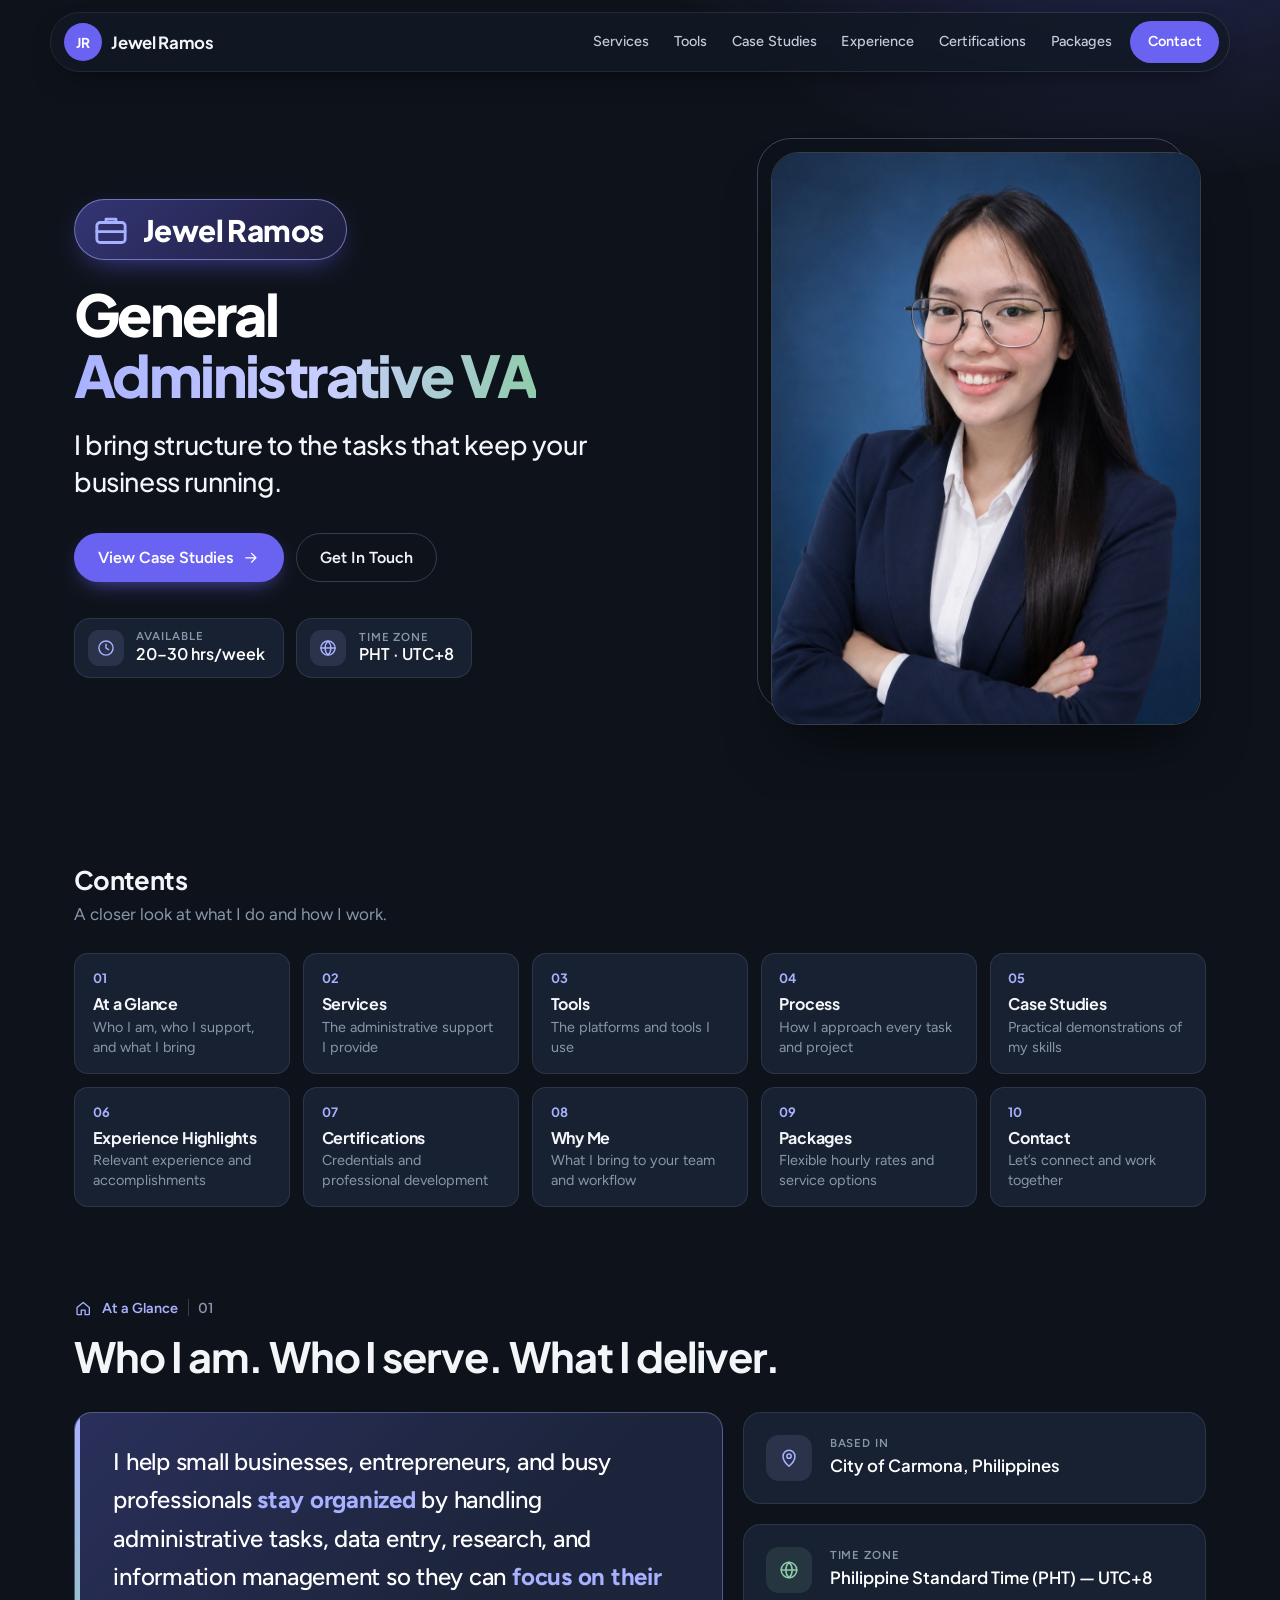
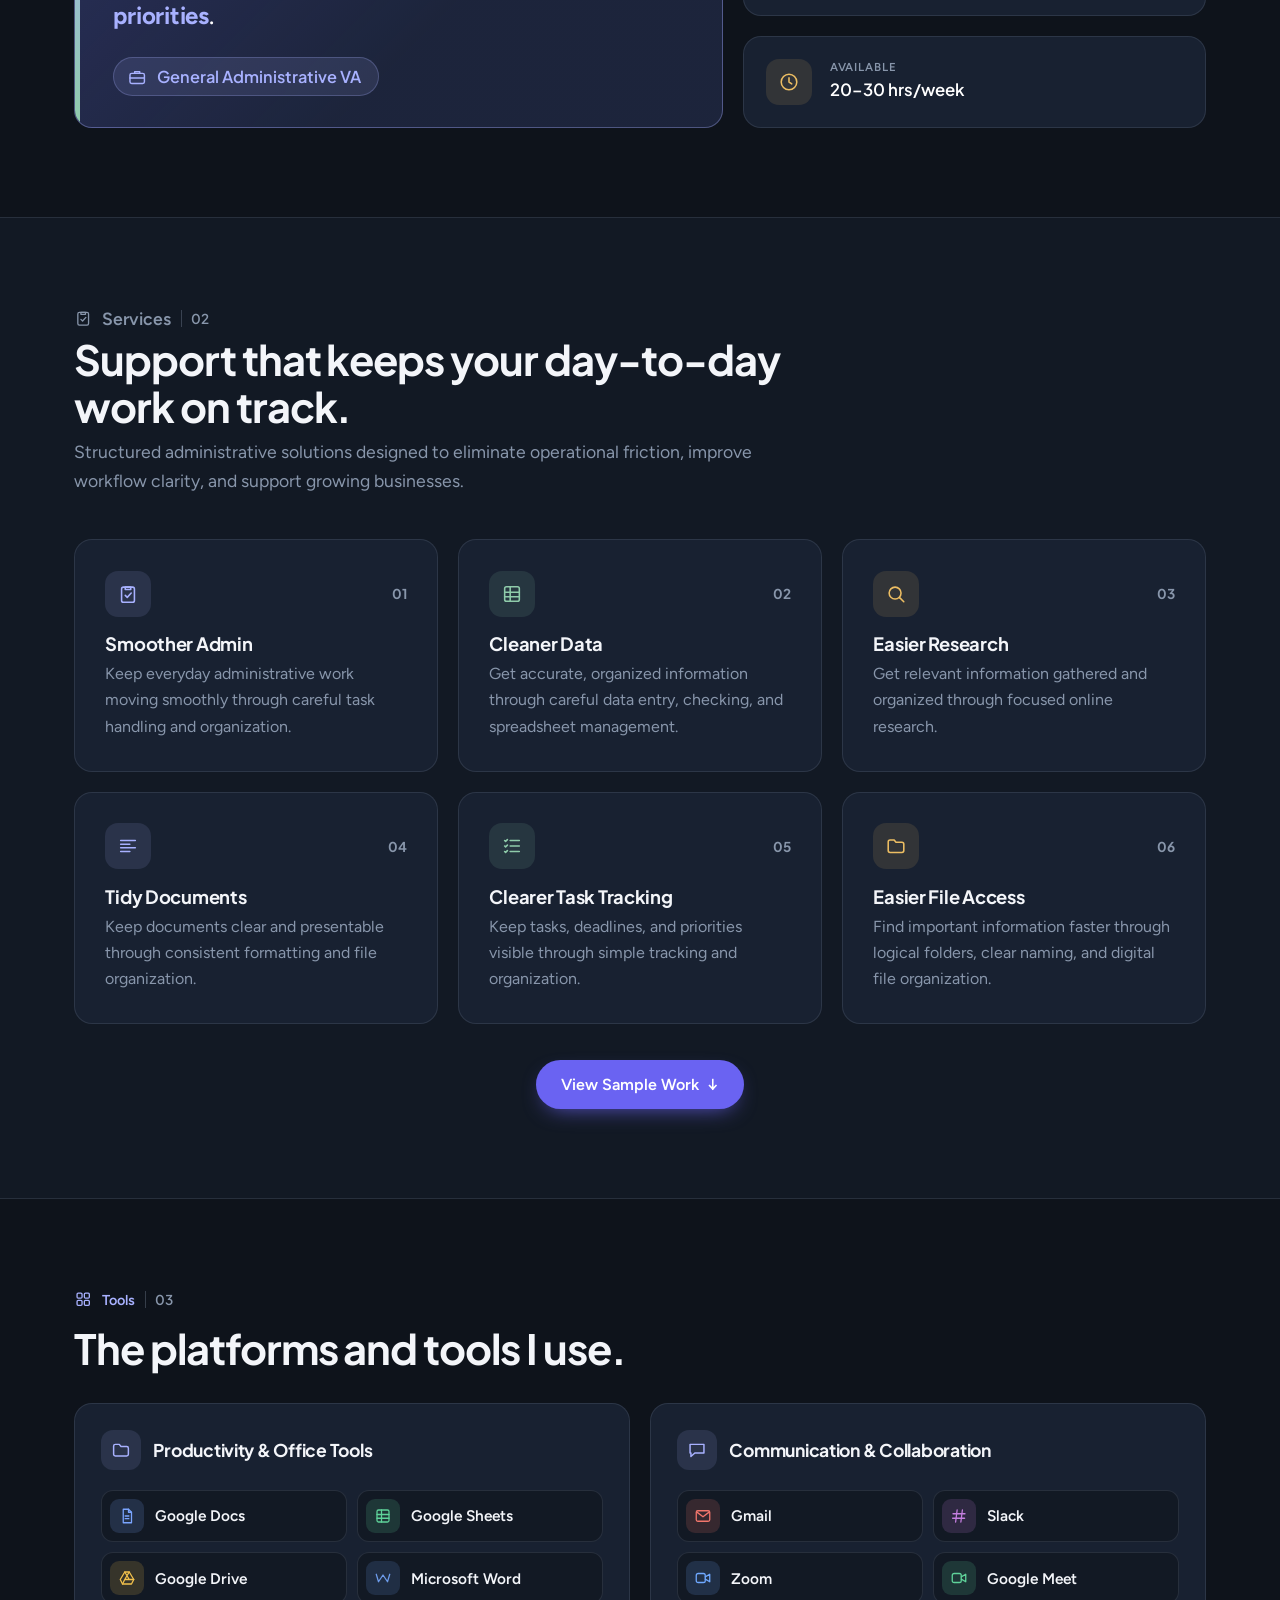
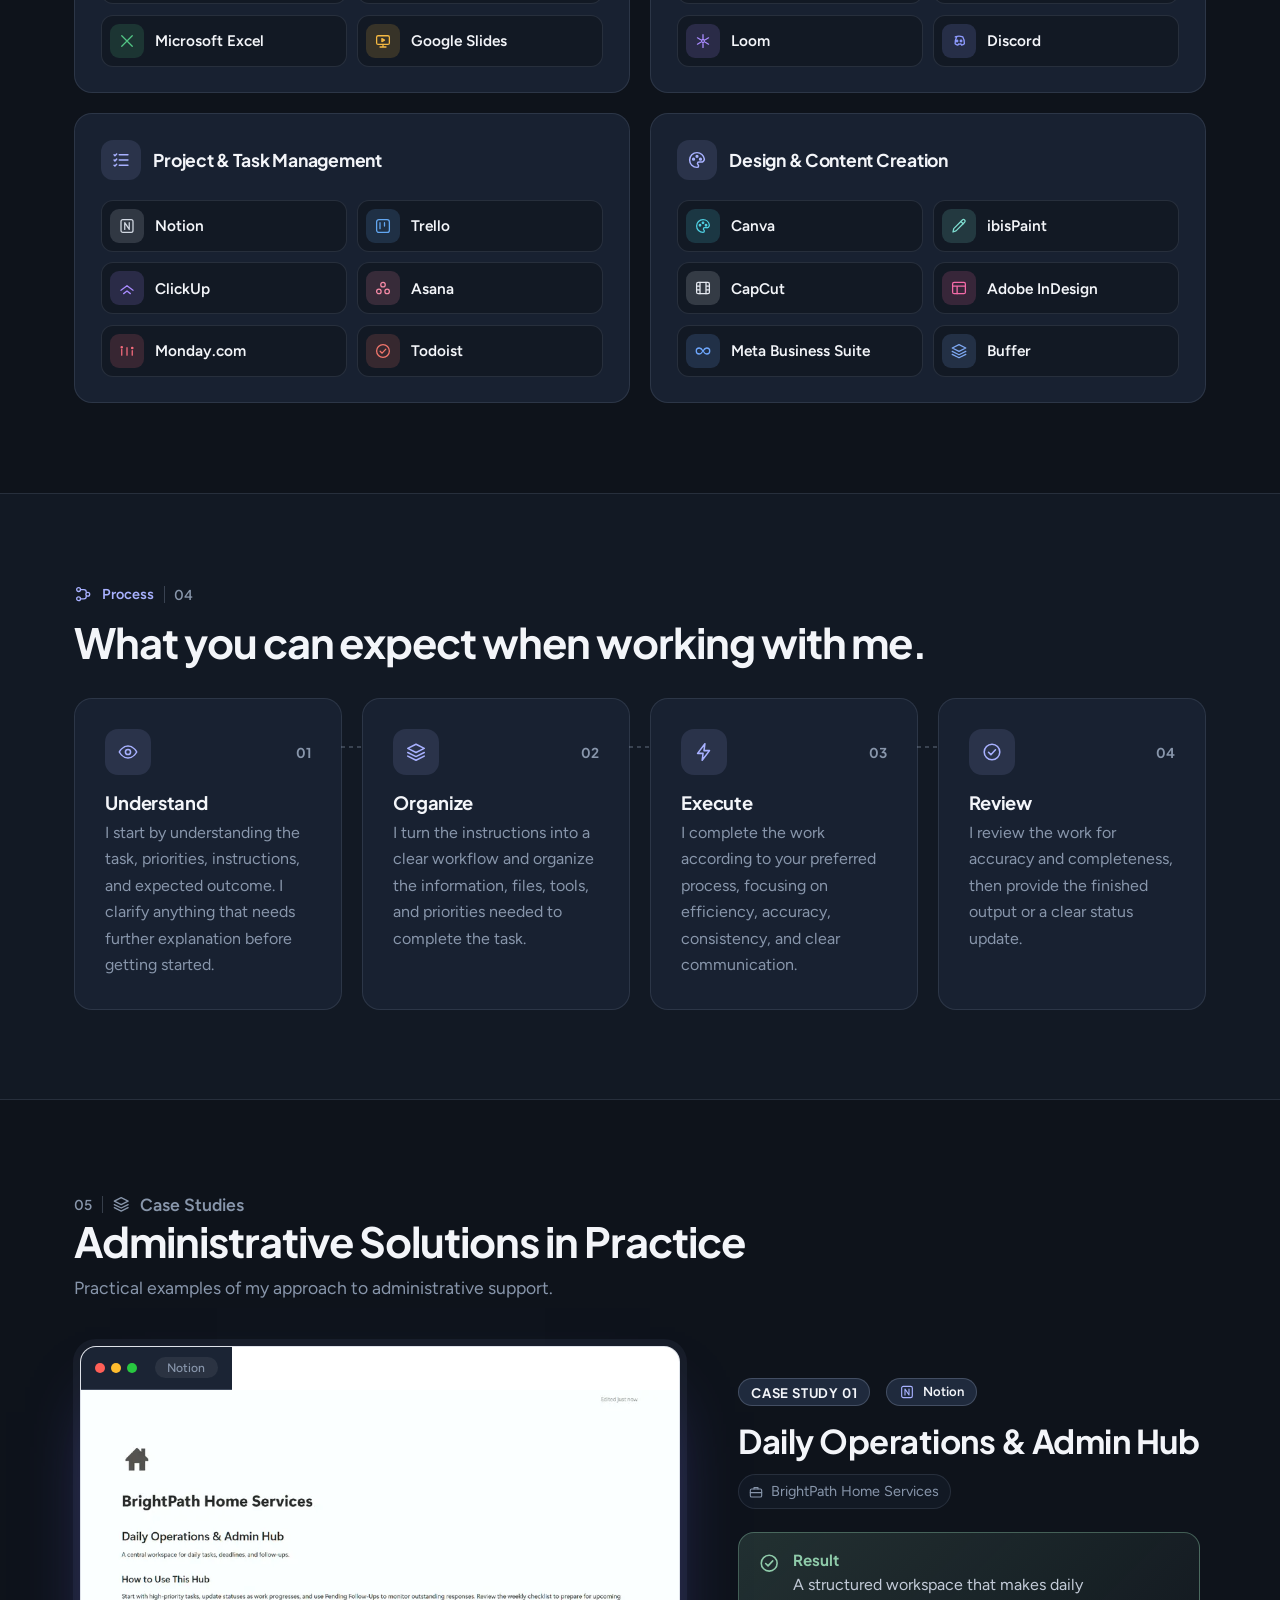
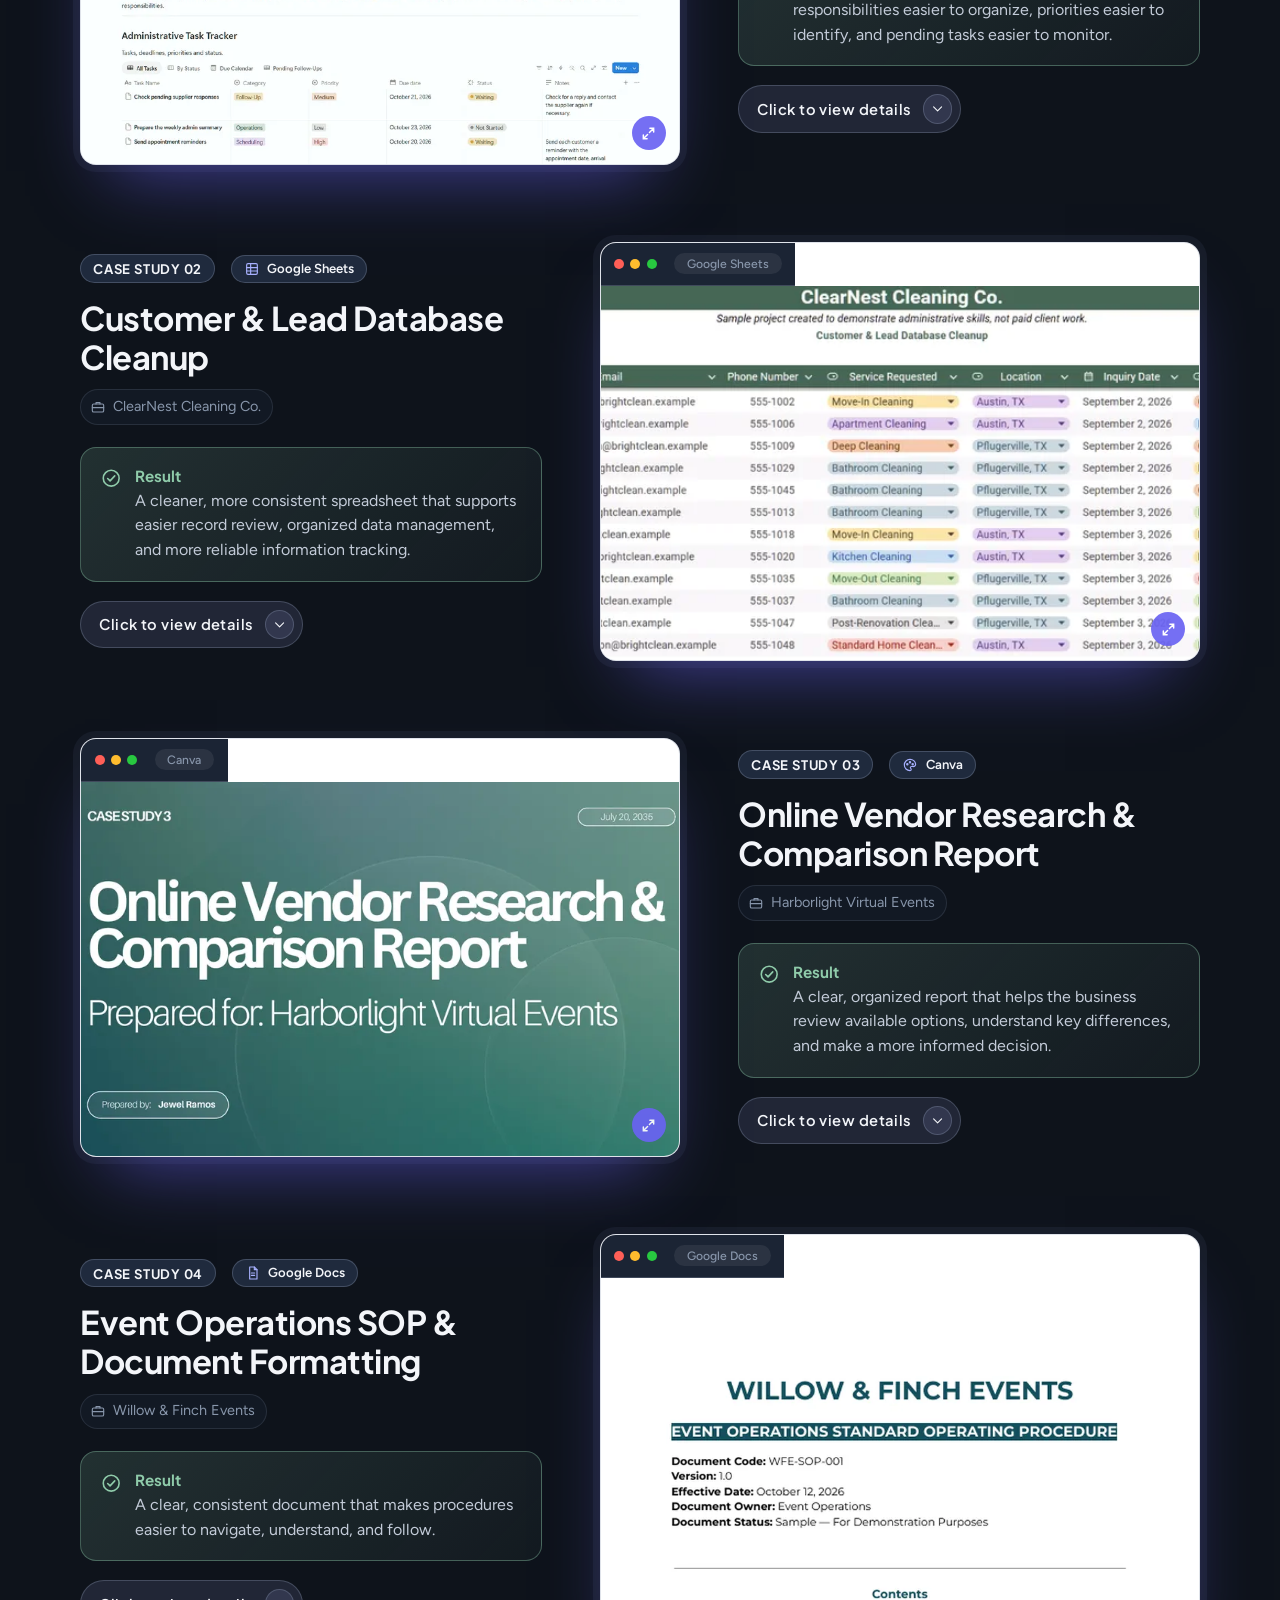
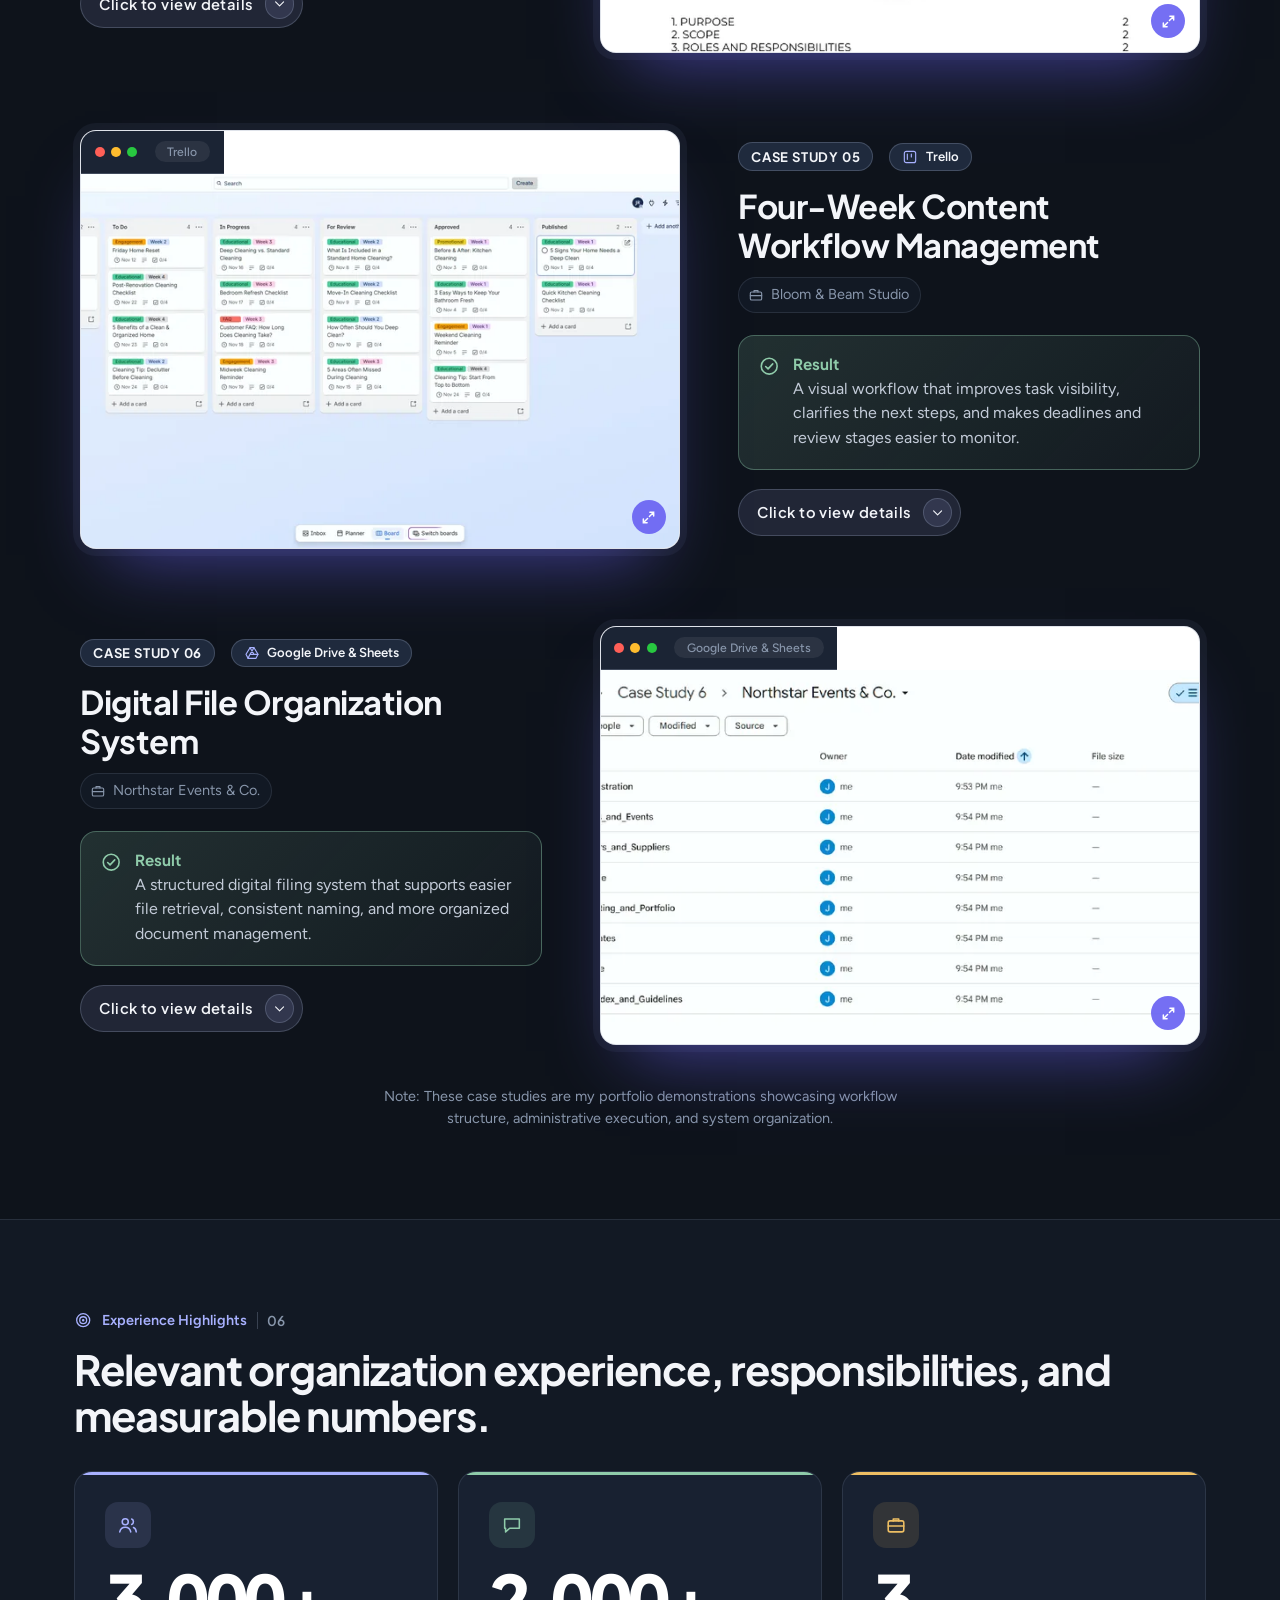
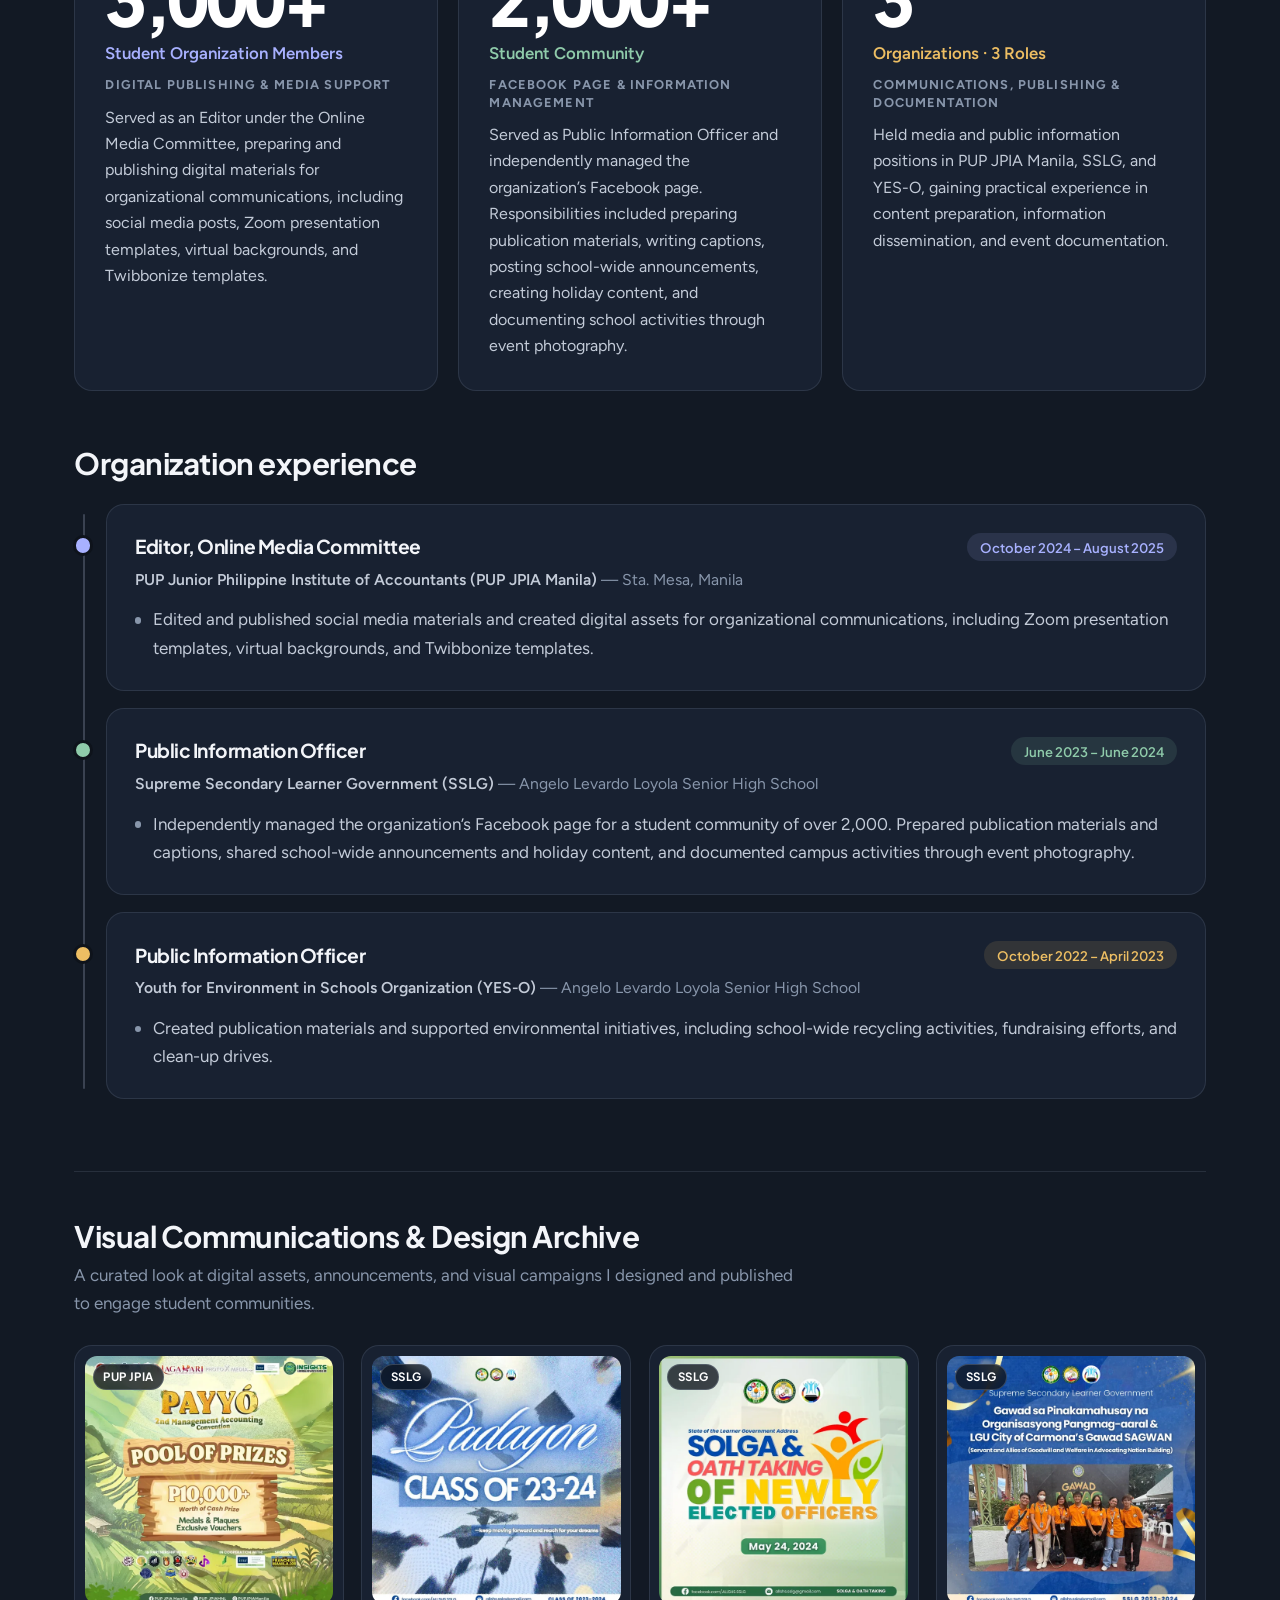
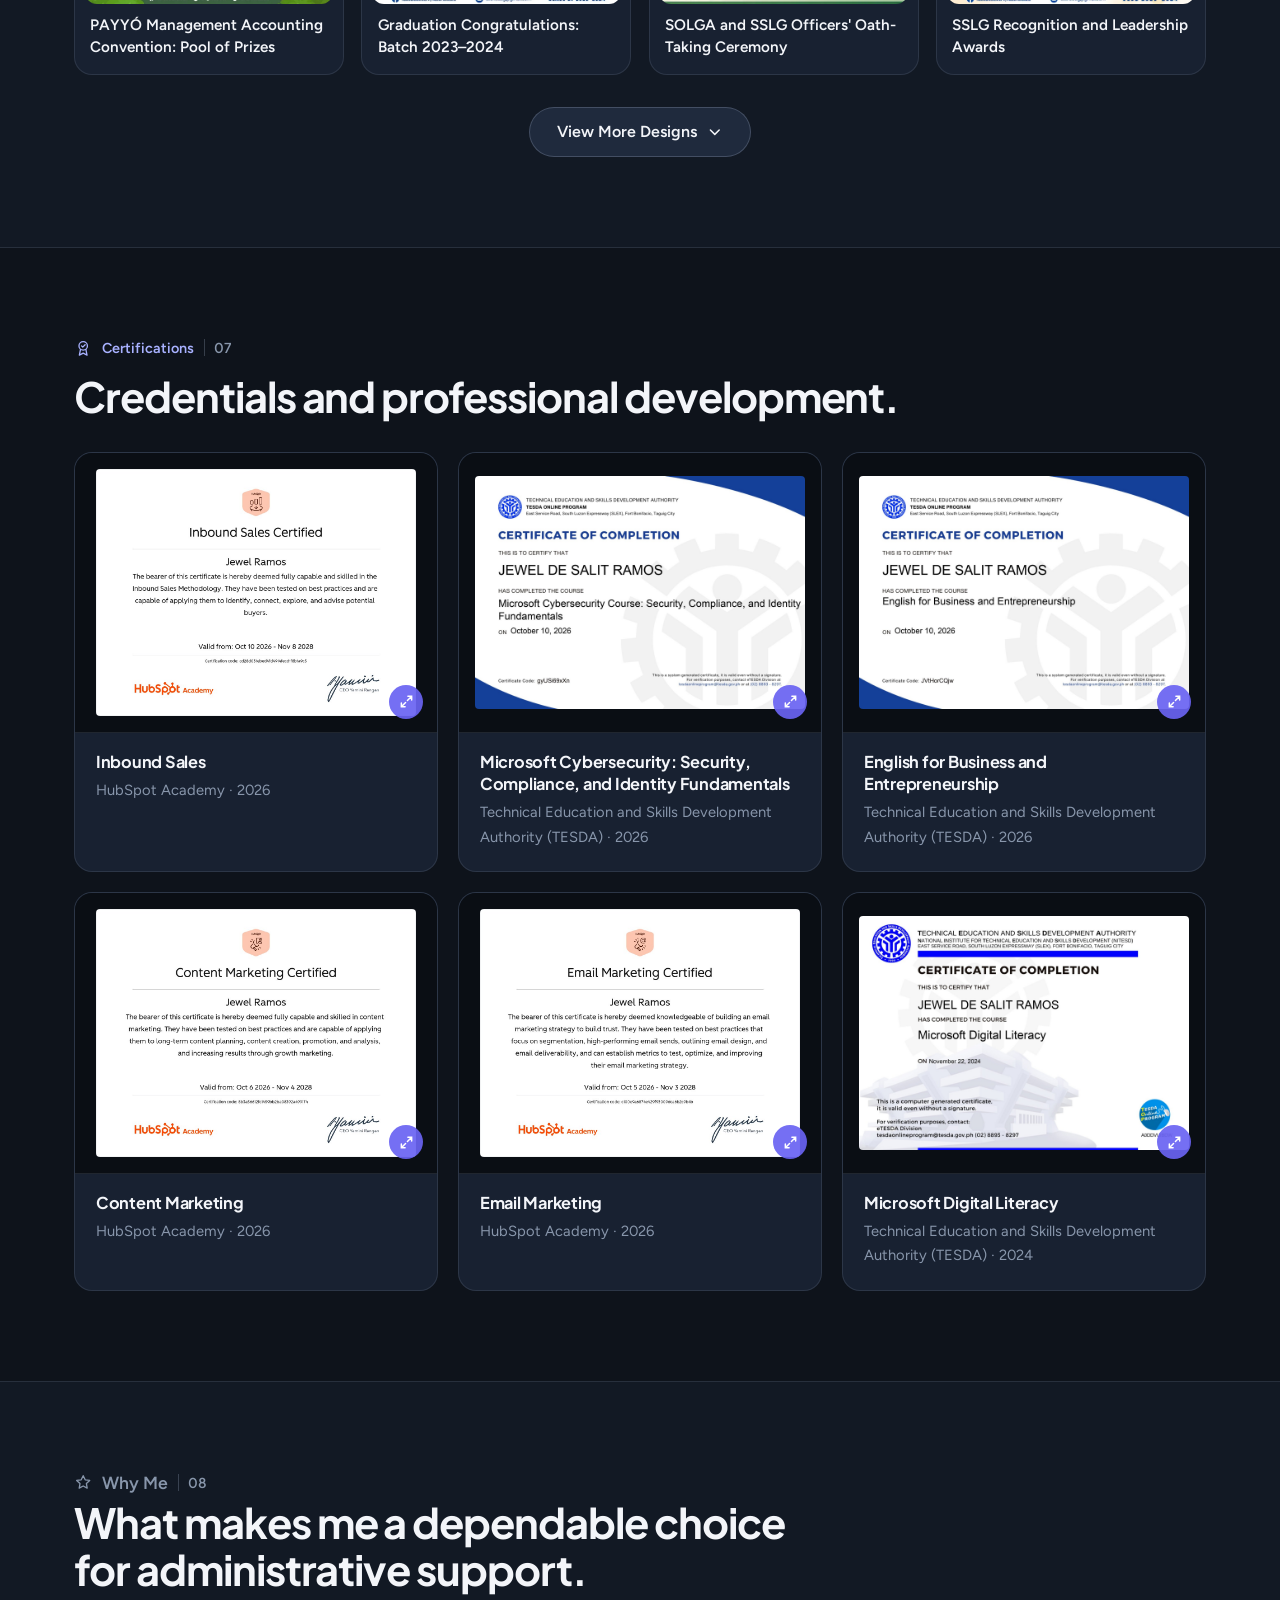
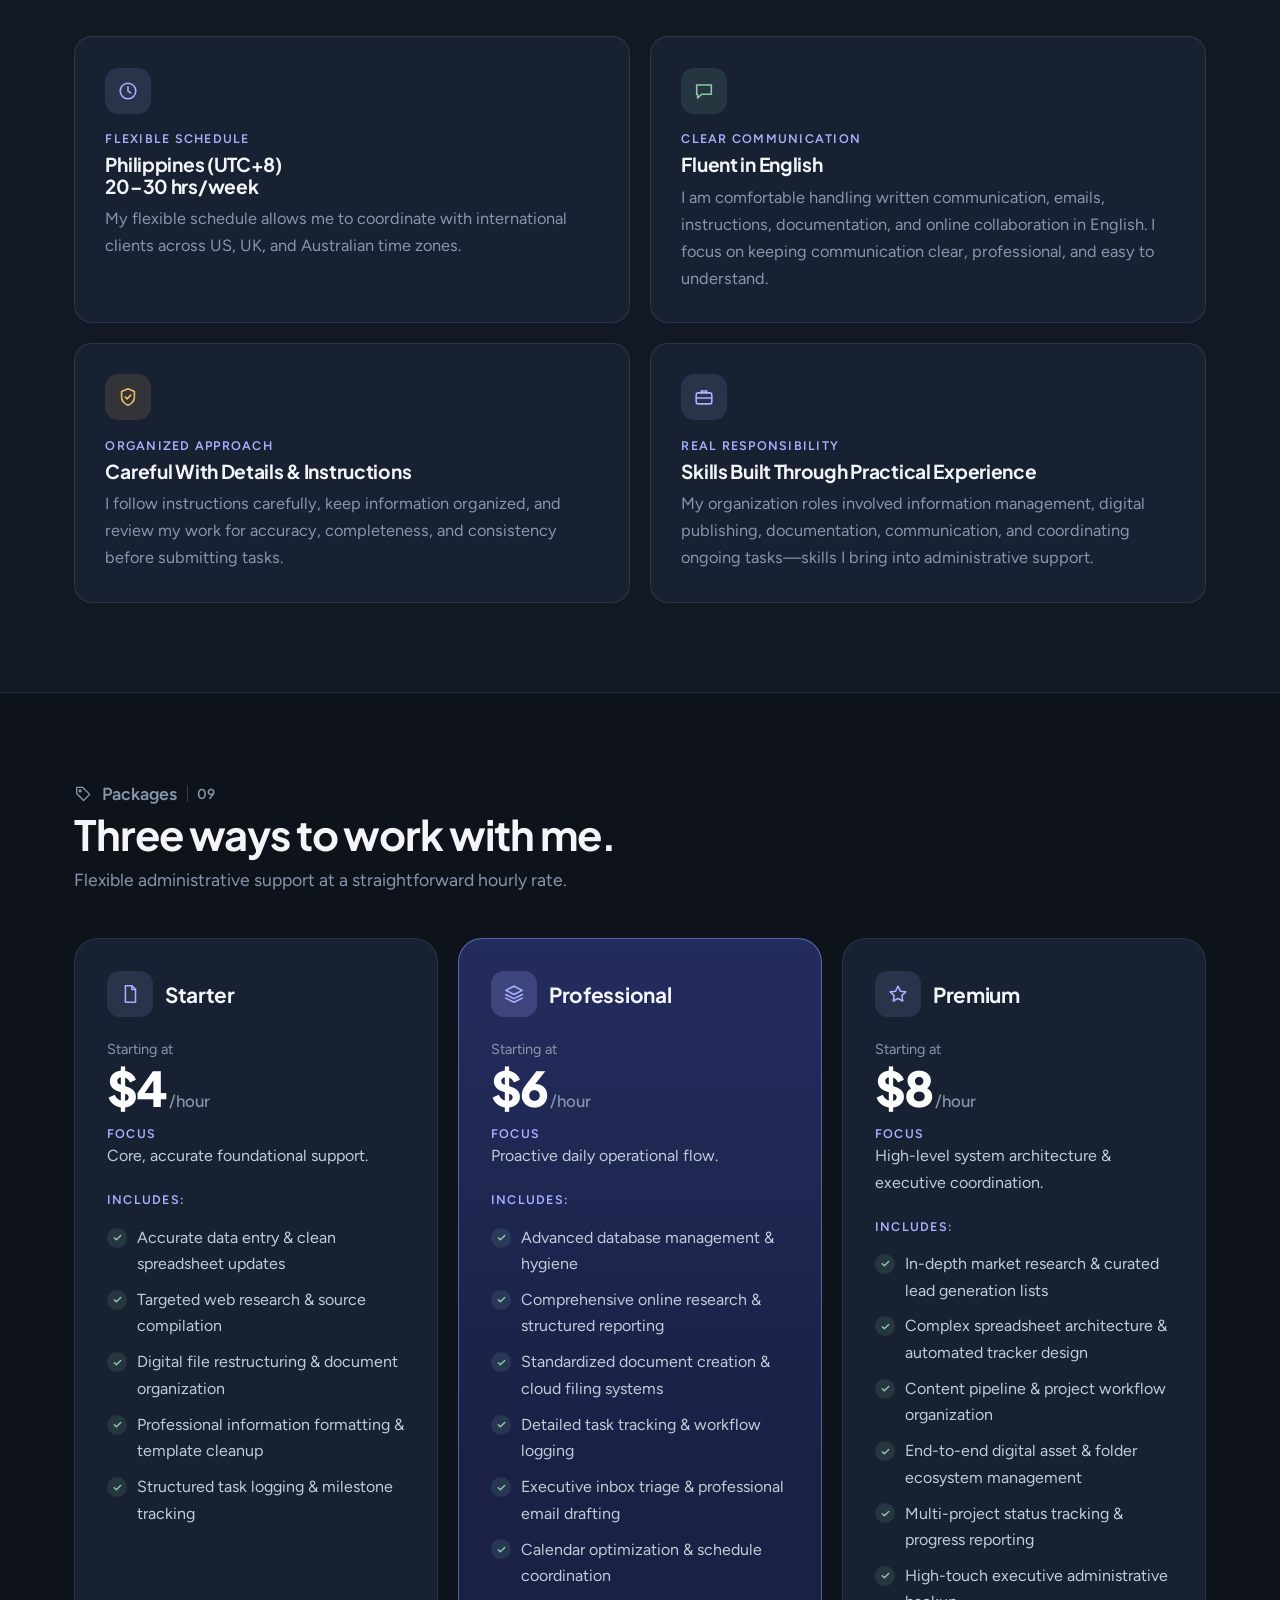
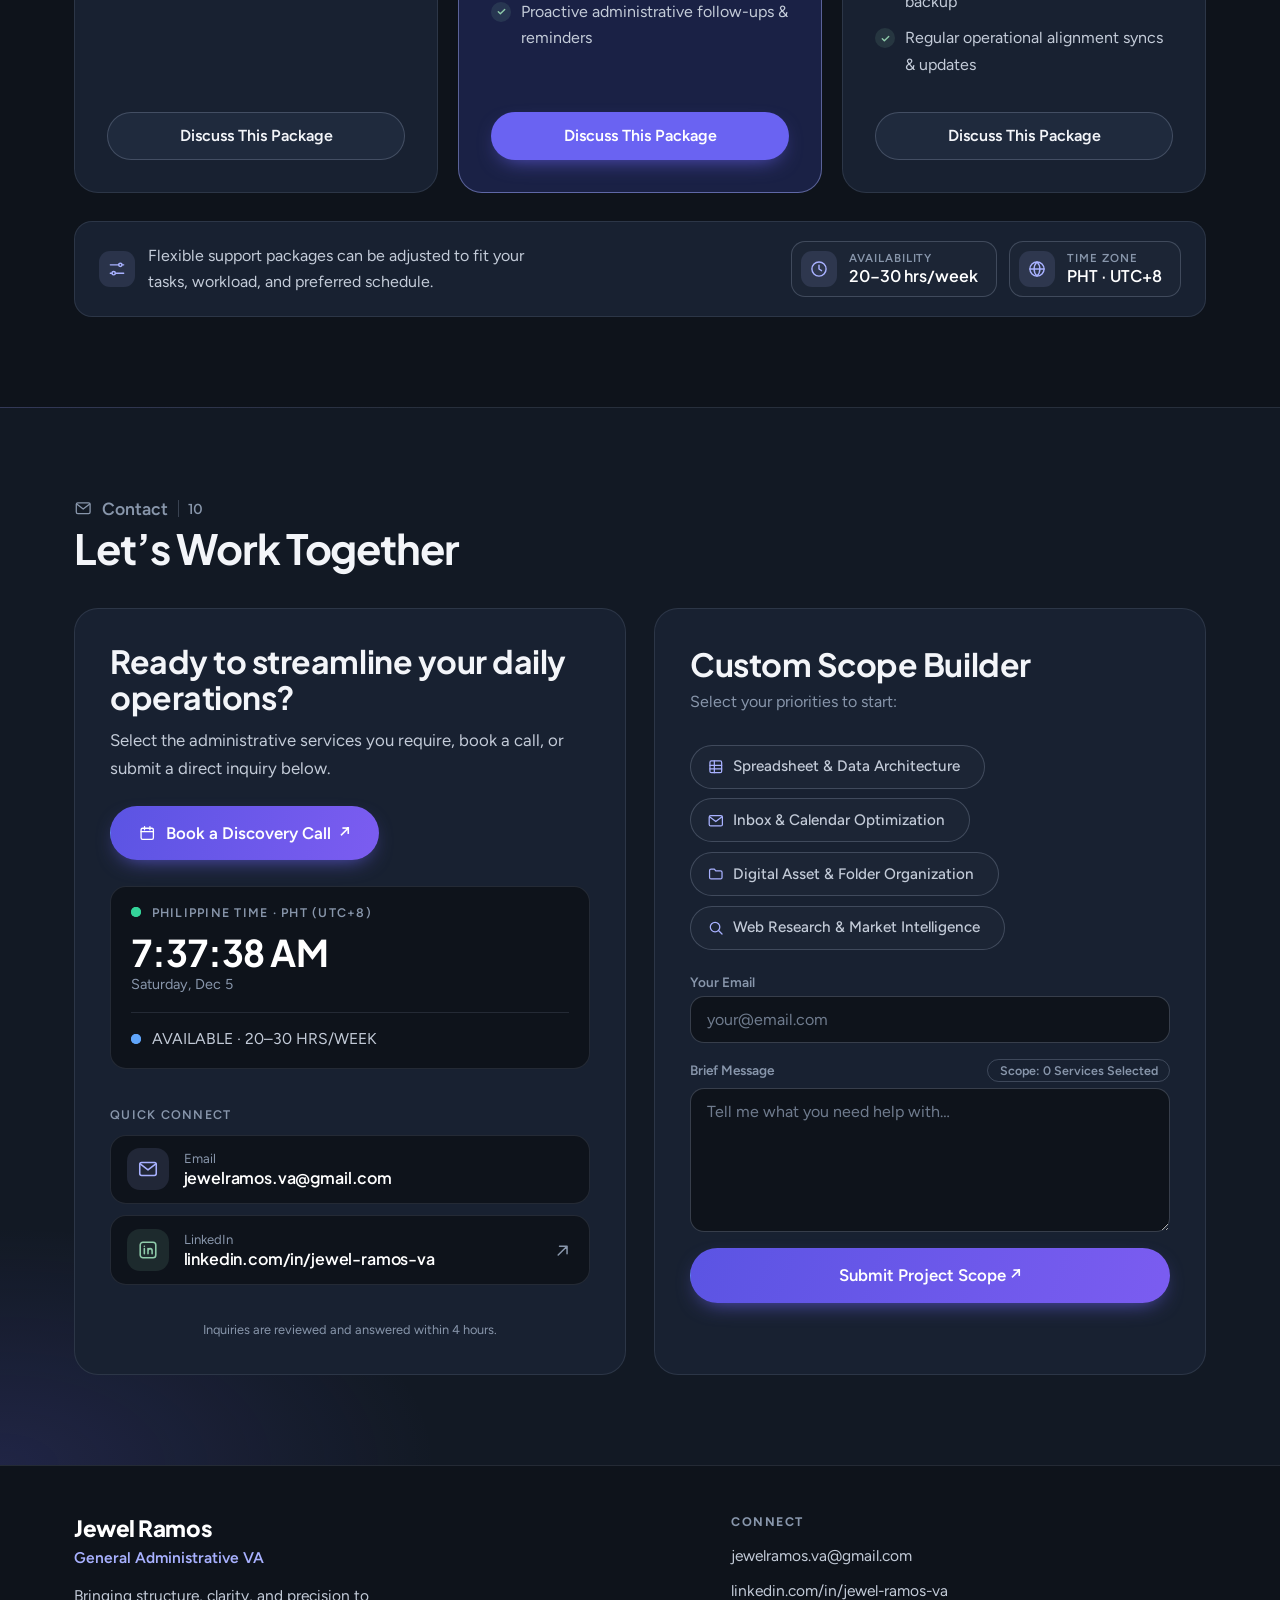
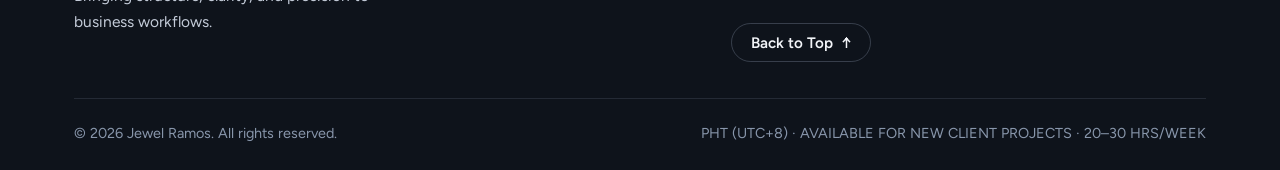
<file: index.html>
<!doctype html><html lang="en"><head><meta charset="utf-8"><meta name="viewport" content="width=device-width,initial-scale=1"><title>Jewel Ramos | General Administrative VA</title><meta name="description" content="Jewel Ramos, General Administrative VA. I bring structure to the tasks that keep your business running. Available 20–30 hrs/week, PHT · UTC+8."><link rel="canonical" href="https://jewelramos.github.io/va-portfolio/"><meta property="og:type" content="website"><meta property="og:title" content="Jewel Ramos | General Administrative VA"><meta property="og:description" content="Jewel Ramos, General Administrative VA. I bring structure to the tasks that keep your business running. Available 20–30 hrs/week, PHT · UTC+8."><meta property="og:url" content="https://jewelramos.github.io/va-portfolio/"><meta property="og:image" content="https://jewelramos.github.io/va-portfolio/assets/images/og-cover.jpg"><meta property="og:image:width" content="1200"><meta property="og:image:height" content="630"><meta property="og:image:alt" content="Jewel Ramos, General Administrative VA, available 20–30 hrs/week"><meta name="twitter:card" content="summary_large_image"><meta name="twitter:title" content="Jewel Ramos | General Administrative VA"><meta name="twitter:description" content="Jewel Ramos, General Administrative VA. I bring structure to the tasks that keep your business running. Available 20–30 hrs/week, PHT · UTC+8."><meta name="twitter:image" content="https://jewelramos.github.io/va-portfolio/assets/images/og-cover.jpg"><meta name="theme-color" content="#0E131B"><link rel="icon" href="assets/images/favicon.svg" type="image/svg+xml"><link rel="preconnect" href="https://fonts.googleapis.com"><link rel="preconnect" href="https://fonts.gstatic.com" crossorigin><link href="https://fonts.googleapis.com/css2?family=Figtree:wght@400;500;600;700&family=Plus+Jakarta+Sans:wght@500;600;700;800&display=swap" rel="stylesheet"><link rel="stylesheet" href="assets/css/style.css"><script type="application/ld+json">{"@context":"https://schema.org","@type":"Person","name":"Jewel Ramos","jobTitle":"General Administrative VA","url":"https://jewelramos.github.io/va-portfolio/","image":"https://jewelramos.github.io/va-portfolio/assets/images/profile/jewel-ramos.jpg","email":"mailto:jewelramos.va@gmail.com","sameAs":["https://www.linkedin.com/in/jewel-ramos-va"]}</script><noscript><style>.cs-reveal{grid-template-rows:1fr;opacity:1;visibility:visible}.cs-toggle{display:none}</style></noscript></head><body><svg width="0" height="0" style="position:absolute" aria-hidden="true" focusable="false"><defs>
<symbol id="i-docs" viewBox="0 0 24 24"><path d="M7 3h7l4 4v14H7z"/><path d="M14 3v4h4M9.5 12h5M9.5 15.5h5"/></symbol>
<symbol id="i-sheets" viewBox="0 0 24 24"><rect x="4" y="4" width="16" height="16" rx="2"/><path d="M4 10h16M4 15h16M10 4v16"/></symbol>
<symbol id="i-drive" viewBox="0 0 24 24"><path d="M9 4h6l6 10-3 6H6l-3-6z"/><path d="M9 4l6 10M15 4L9 14M6 20l3-6h12"/></symbol>
<symbol id="i-word" viewBox="0 0 24 24"><path d="M3 7l3 10 6-9 6 9 3-10"/></symbol>
<symbol id="i-excel" viewBox="0 0 24 24"><path d="M5 5l14 14M19 5L5 19"/></symbol>
<symbol id="i-mail" viewBox="0 0 24 24"><rect x="3" y="5" width="18" height="14" rx="2"/><path d="M3.5 6.5l8.5 6.5 8.5-6.5"/></symbol>
<symbol id="i-slack" viewBox="0 0 24 24"><path d="M9.5 4L7.5 20M16.5 4l-2 16M4 9h16M3.5 15h16"/></symbol>
<symbol id="i-video" viewBox="0 0 24 24"><rect x="3" y="6" width="12" height="12" rx="2.5"/><path d="M15 10.5l6-3.5v10l-6-3.5"/></symbol>
<symbol id="i-board" viewBox="0 0 24 24"><rect x="3.5" y="3.5" width="17" height="17" rx="3"/><path d="M8 7.5v8M14 7.5v4.5"/></symbol>
<symbol id="i-notion" viewBox="0 0 24 24"><rect x="4" y="3.5" width="16" height="17" rx="2.5"/><path d="M9 16.5v-9l6 9v-9"/></symbol>
<symbol id="i-chev" viewBox="0 0 24 24"><path d="M4 15l8-6 8 6M7.5 19.5L12 16l4.5 3.5"/></symbol>
<symbol id="i-palette" viewBox="0 0 24 24"><path d="M12 3.5a8.5 8.5 0 100 17c1.2 0 1.8-.8 1.8-1.7 0-1.6-1.3-1.6-1.3-2.9 0-1 .8-1.6 1.8-1.6h2.2A3.5 3.5 0 0020.5 11 8.5 8.5 0 0012 3.5z"/><circle cx="8" cy="11" r="1"/><circle cx="12" cy="7.8" r="1"/><circle cx="16" cy="11" r="1"/></symbol>
<symbol id="i-clipboard" viewBox="0 0 24 24"><rect x="5" y="4.5" width="14" height="16.5" rx="2"/><path d="M9 4.5h6v2.5H9zM9 13.5l2.2 2.2L15.5 11"/></symbol>
<symbol id="i-search" viewBox="0 0 24 24"><circle cx="11" cy="11" r="6.5"/><path d="M16 16l4.5 4.5"/></symbol>
<symbol id="i-align" viewBox="0 0 24 24"><path d="M4 6h16M4 10h10M4 14h16M4 18h10"/></symbol>
<symbol id="i-tasks" viewBox="0 0 24 24"><path d="M10 6h10M10 12h10M10 18h10M4 6l1 1 2-2M4 12l1 1 2-2M4 18l1 1 2-2"/></symbol>
<symbol id="i-folder" viewBox="0 0 24 24"><path d="M3.5 7.5a2 2 0 012-2H10l2 2.5h6.5a2 2 0 012 2V17a2 2 0 01-2 2h-13a2 2 0 01-2-2z"/></symbol>
<symbol id="i-globe" viewBox="0 0 24 24"><circle cx="12" cy="12" r="8.5"/><path d="M3.5 12h17M12 3.5c2.5 2.5 3.5 5.5 3.5 8.5s-1 6-3.5 8.5c-2.5-2.5-3.5-5.5-3.5-8.5s1-6 3.5-8.5z"/></symbol>
<symbol id="i-pin" viewBox="0 0 24 24"><path d="M12 21s6.5-5.6 6.5-11a6.5 6.5 0 10-13 0C5.5 15.4 12 21 12 21z"/><circle cx="12" cy="10" r="2.3"/></symbol>
<symbol id="i-clock" viewBox="0 0 24 24"><circle cx="12" cy="12" r="8.5"/><path d="M12 7.5V12l3 2"/></symbol>
<symbol id="i-arrow" viewBox="0 0 24 24"><path d="M5 12h14M13 6l6 6-6 6"/></symbol>
<symbol id="i-ext" viewBox="0 0 24 24"><path d="M7 17L17 7M8.5 7H17v8.5"/></symbol>
<symbol id="i-shield" viewBox="0 0 24 24"><path d="M12 3l7 3v5.5c0 4.5-3 8-7 9.5-4-1.5-7-5-7-9.5V6z"/><path d="M9 12l2 2 4-4"/></symbol>
<symbol id="i-chat" viewBox="0 0 24 24"><path d="M4 5.5h16v10H9.5L5 19.5v-4H4z"/></symbol>
<symbol id="i-brief" viewBox="0 0 24 24"><rect x="3.5" y="7.5" width="17" height="12" rx="2"/><path d="M9 7.5v-2h6v2M3.5 13h17"/></symbol>
<symbol id="i-info" viewBox="0 0 24 24"><circle cx="12" cy="12" r="8.5"/><path d="M12 11v5M12 8v.01"/></symbol>
<symbol id="i-spark" viewBox="0 0 24 24"><path d="M12 3l1.8 5.2L19 10l-5.2 1.8L12 17l-1.8-5.2L5 10l5.2-1.8z"/></symbol>
<symbol id="i-sliders" viewBox="0 0 24 24"><path d="M4 7h10M18 7h2M4 17h2M10 17h10"/><circle cx="16" cy="7" r="2"/><circle cx="8" cy="17" r="2"/></symbol>
<symbol id="i-linkedin" viewBox="0 0 24 24"><rect x="3.5" y="3.5" width="17" height="17" rx="3"/><path d="M8 10.5V16M8 7.9v.01M12 16v-5.5M12 13c0-1.6 1-2.5 2.3-2.5s2.2.9 2.2 2.5v3"/></symbol>
<symbol id="i-alert" viewBox="0 0 24 24"><path d="M12 4l9 16H3z"/><path d="M12 10v4M12 17v.01"/></symbol>
<symbol id="i-copy" viewBox="0 0 24 24"><rect x="9" y="9" width="11" height="11" rx="2"/><path d="M5 15V6a2 2 0 0 1 2-2h9"/></symbol><symbol id="i-check" viewBox="0 0 24 24"><path d="M5 12.5l4.5 4.5L19 7.5"/></symbol>
<symbol id="i-home" viewBox="0 0 24 24"><path d="M4 11l8-6.5 8 6.5v8.5a1 1 0 01-1 1h-4.5v-6h-5v6H5a1 1 0 01-1-1z"/></symbol>
<symbol id="i-user" viewBox="0 0 24 24"><circle cx="12" cy="8" r="3.8"/><path d="M4.5 20c.8-3.8 3.8-6 7.5-6s6.7 2.2 7.5 6"/></symbol>
<symbol id="i-book" viewBox="0 0 24 24"><path d="M4 5.5C6.5 4.5 9.5 4.5 12 6c2.5-1.5 5.5-1.5 8-.5V19c-2.5-1-5.5-1-8 .5-2.5-1.5-5.5-1.5-8-.5z"/><path d="M12 6v13.5"/></symbol>
<symbol id="i-award" viewBox="0 0 24 24"><circle cx="12" cy="9" r="5.5"/><path d="M8.5 13.5L7 21l5-2.5 5 2.5-1.5-7.5M9.8 9l1.6 1.6L14.5 7.5"/></symbol>
<symbol id="i-apps" viewBox="0 0 24 24"><rect x="4" y="4" width="6.5" height="6.5" rx="1.5"/><rect x="13.5" y="4" width="6.5" height="6.5" rx="1.5"/><rect x="4" y="13.5" width="6.5" height="6.5" rx="1.5"/><rect x="13.5" y="13.5" width="6.5" height="6.5" rx="1.5"/></symbol>
<symbol id="i-flow" viewBox="0 0 24 24"><circle cx="6" cy="6" r="2.5"/><circle cx="18" cy="12" r="2.5"/><circle cx="6" cy="18" r="2.5"/><path d="M8.5 6H13a3 3 0 013 3v.5M8.5 18H13a3 3 0 003-3v-.5"/></symbol>
<symbol id="i-layout" viewBox="0 0 24 24"><rect x="3.5" y="4.5" width="17" height="15" rx="2"/><path d="M3.5 9.5h17M9.5 9.5v10"/></symbol>
<symbol id="i-users" viewBox="0 0 24 24"><circle cx="9" cy="8.5" r="3.3"/><path d="M3 19.5c.7-3.3 3-5 6-5s5.3 1.7 6 5"/><path d="M16 5.5a3.3 3.3 0 010 6M18 14.8c1.7.7 2.7 2.2 3 4.7"/></symbol>
<symbol id="i-tag" viewBox="0 0 24 24"><path d="M3.5 12.5V4.5h8l9 9-8 8z"/><circle cx="8" cy="9" r="1.2"/></symbol>
<symbol id="i-star" viewBox="0 0 24 24"><path d="M12 3.5l2.6 5.4 5.9.8-4.3 4.1 1 5.9L12 16.9l-5.2 2.8 1-5.9L3.5 9.7l5.9-.8z"/></symbol>
<symbol id="i-calendar" viewBox="0 0 24 24"><rect x="4" y="5.5" width="16" height="14.5" rx="2"/><path d="M4 10h16M8.5 3.5v4M15.5 3.5v4"/></symbol>
<symbol id="i-eye" viewBox="0 0 24 24"><path d="M2.5 12S6 5.5 12 5.5 21.5 12 21.5 12 18 18.5 12 18.5 2.5 12 2.5 12z"/><circle cx="12" cy="12" r="2.8"/></symbol>
<symbol id="i-layers" viewBox="0 0 24 24"><path d="M12 3.5l9 4.5-9 4.5L3 8z"/><path d="M3 12.5l9 4.5 9-4.5M3 16.5l9 4.5 9-4.5"/></symbol>
<symbol id="i-bolt" viewBox="0 0 24 24"><path d="M13 3L5 13.5h6L10 21l8-10.5h-6z"/></symbol>
<symbol id="i-checkc" viewBox="0 0 24 24"><circle cx="12" cy="12" r="8.5"/><path d="M8.2 12.3l2.6 2.6 5-5.4"/></symbol>
<symbol id="i-list" viewBox="0 0 24 24"><path d="M9 6.5h11M9 12h11M9 17.5h11M4.5 6.5h.01M4.5 12h.01M4.5 17.5h.01"/></symbol>
<symbol id="i-send" viewBox="0 0 24 24"><path d="M20.5 3.5L10 14M20.5 3.5L14 20.5l-4-6.5-6.5-4z"/></symbol>
<symbol id="i-asana" viewBox="0 0 24 24"><circle cx="12" cy="7.5" r="3"/><circle cx="6.5" cy="16.5" r="3"/><circle cx="17.5" cy="16.5" r="3"/></symbol>
<symbol id="i-pen" viewBox="0 0 24 24"><path d="M4 20l1-4.5L16.5 4a2 2 0 013 3L8 18.5z"/><path d="M14.5 6l3 3"/></symbol>
<symbol id="i-film" viewBox="0 0 24 24"><rect x="3.5" y="4.5" width="17" height="15" rx="2"/><path d="M8 4.5v15M16 4.5v15M3.5 9.5H8M3.5 14.5H8M16 9.5h4.5M16 14.5h4.5"/></symbol>
<symbol id="i-meta" viewBox="0 0 24 24"><path d="M12 12c-1.5-2.5-3-4-5-4a4 4 0 000 8c2 0 3.5-1.5 5-4zm0 0c1.5 2.5 3 4 5 4a4 4 0 000-8c-2 0-3.5 1.5-5 4z"/></symbol>
<symbol id="i-file" viewBox="0 0 24 24"><path d="M7 3h7l4 4v14H7z"/><path d="M14 3v4h4"/></symbol>
<symbol id="i-target" viewBox="0 0 24 24"><circle cx="12" cy="12" r="8.5"/><circle cx="12" cy="12" r="4.5"/><circle cx="12" cy="12" r=".8"/></symbol>
<symbol id="i-problem" viewBox="0 0 24 24"><circle cx="12" cy="12" r="8.5"/><path d="M12 7.5v5M12 16v.01"/></symbol>
<symbol id="i-tools" viewBox="0 0 24 24"><path d="M14.5 6.5a4 4 0 005 5L10 21a2.1 2.1 0 01-3-3z"/><path d="M14.5 6.5l3-3 3 3"/></symbol>
<symbol id="i-x" viewBox="0 0 24 24"><path d="M6 6l12 12M18 6L6 18"/></symbol><symbol id="i-prev" viewBox="0 0 24 24"><path d="M15 5l-7 7 7 7"/></symbol><symbol id="i-next" viewBox="0 0 24 24"><path d="M9 5l7 7-7 7"/></symbol><symbol id="i-slides" viewBox="0 0 24 24"><rect x="3.5" y="5" width="17" height="11.5" rx="2"/><path d="M12 16.5V20M8 20h8M10.5 8.8v4l3.5-2z"/></symbol><symbol id="i-loom" viewBox="0 0 24 24"><circle cx="12" cy="12" r="2"/><path d="M12 3.5v5M12 15.5v5M4.6 7.75l4.3 2.5M15.1 13.75l4.3 2.5M4.6 16.25l4.3-2.5M15.1 10.25l4.3-2.5"/></symbol><symbol id="i-discord" viewBox="0 0 24 24"><path d="M7 6.5c3.200-1.400 6.800-1.400 10 0 1.700 2.800 2.400 5.700 2.200 9.200-1.200.9-2.400 1.500-3.700 1.900l-1-1.800c-1 .3-2 .3-3 0l-1 1.800c-1.300-.4-2.500-1-3.700-1.900-.2-3.500.5-6.400 2.200-9.200z"/><circle cx="9.300" cy="12" r="1.100"/><circle cx="14.700" cy="12" r="1.100"/></symbol><symbol id="i-monday" viewBox="0 0 24 24"><path d="M5 17.500V10M12 17.500V7.500M19 17.500v-6"/><circle cx="5" cy="7" r="0.9"/><circle cx="19" cy="8" r="0.9"/></symbol><symbol id="i-down" viewBox="0 0 24 24"><path d="M6 9.500l6 6 6-6"/></symbol></defs></svg><a class="skip" href="#main">Skip to content</a><header class="nav"><div class="bar"><a class="brand" href="index.html"><i aria-hidden="true">JR</i>Jewel Ramos</a><nav aria-label="Primary"><div class="menu" id="menu"><a href="#home" class="x">Home</a><a href="#at-a-glance" class="x">At a Glance</a><a href="#services">Services</a><a href="#tools">Tools</a><a href="#process" class="x">Process</a><a href="#case-studies">Case Studies</a><a href="#experience">Experience<span class="m"> Highlights</span></a><a href="#certifications">Certifications</a><a href="#why-me" class="x">Why Me</a><a href="#packages">Packages</a><a href="#contact">Contact</a></div></nav><button class="burger" aria-expanded="false" aria-controls="menu" aria-label="Open menu" type="button"><span></span><span></span><span></span></button></div></header><main id="main"><section class="hero" id="home" aria-labelledby="hero-h"><div class="wrap"><div class="hgrid"><div>
<p class="role" data-in style="--d:0"><svg class="i" aria-hidden="true" focusable="false"><use href="#i-brief"/></svg>Jewel Ramos</p>
<h1 id="hero-h" data-in style="--d:1">General <span class="hl">Administrative VA</span></h1>
<p class="tag" data-in style="--d:2">I bring structure to the tasks that keep your business running.</p>
<div class="cta" data-in style="--d:3"><a class="btn btn--primary" href="#case-studies">View Case Studies<svg class="i" aria-hidden="true" focusable="false"><use href="#i-arrow"/></svg></a><a class="btn btn--ghost" href="#contact">Get In Touch</a></div>
<dl class="hmeta" data-in style="--d:4"><div><svg class="i" aria-hidden="true" focusable="false"><use href="#i-clock"/></svg><div><dt>Available</dt><dd>20–30 hrs/week</dd></div></div><div><svg class="i" aria-hidden="true" focusable="false"><use href="#i-globe"/></svg><div><dt>Time Zone</dt><dd>PHT · UTC+8</dd></div></div></dl></div>
<figure class="photo" data-in style="--d:2"><img fetchpriority="high" decoding="async" src="assets/images/profile/jewel-ramos.jpg" alt="Portrait of Jewel Ramos in a navy blazer" width="900" height="1200"></figure></div></div></section>
<section class="contents" id="contents" aria-labelledby="contents-h"><div class="wrap"><h2 id="contents-h">Contents</h2><p>A closer look at what I do and how I work.</p><ol class="toc"><li><a href="#at-a-glance"><span class="n">01</span><b>At a Glance</b><span>Who I am, who I support, and what I bring</span></a></li><li><a href="#services"><span class="n">02</span><b>Services</b><span>The administrative support I provide</span></a></li><li><a href="#tools"><span class="n">03</span><b>Tools</b><span>The platforms and tools I use</span></a></li><li><a href="#process"><span class="n">04</span><b>Process</b><span>How I approach every task and project</span></a></li><li><a href="#case-studies"><span class="n">05</span><b>Case Studies</b><span>Practical demonstrations of my skills</span></a></li><li><a href="#experience"><span class="n">06</span><b>Experience Highlights</b><span>Relevant experience and accomplishments</span></a></li><li><a href="#certifications"><span class="n">07</span><b>Certifications</b><span>Credentials and professional development</span></a></li><li><a href="#why-me"><span class="n">08</span><b>Why Me</b><span>What I bring to your team and workflow</span></a></li><li><a href="#packages"><span class="n">09</span><b>Packages</b><span>Flexible hourly rates and service options</span></a></li><li><a href="#contact"><span class="n">10</span><b>Contact</b><span>Let’s connect and work together</span></a></li></ol></div></section>
<section id="at-a-glance" aria-labelledby="glance-h"><div class="wrap"><p class="lab"><svg class="i" aria-hidden="true" focusable="false"><use href="#i-home"/></svg>At a Glance<span class="num">01</span></p><h2 id="glance-h">Who I am. Who I serve. What I deliver.</h2>
<div class="glance" style="margin-top:2rem"><div class="card lead"><p>I help small businesses, entrepreneurs, and busy professionals <strong>stay organized</strong> by handling administrative tasks, data entry, research, and information management so they can <strong>focus on their priorities</strong>.</p><span class="role"><svg class="i" aria-hidden="true" focusable="false"><use href="#i-brief"/></svg>General Administrative VA</span></div>
<dl class="facts"><div class="card fact"><div class="ico"><svg class="i" aria-hidden="true" focusable="false"><use href="#i-pin"/></svg></div><div><dt>Based in</dt><dd>City of Carmona, Philippines</dd></div></div><div class="card fact"><div class="ico ico--sage"><svg class="i" aria-hidden="true" focusable="false"><use href="#i-globe"/></svg></div><div><dt>Time Zone</dt><dd>Philippine Standard Time (PHT) — UTC+8</dd></div></div><div class="card fact"><div class="ico ico--amber"><svg class="i" aria-hidden="true" focusable="false"><use href="#i-clock"/></svg></div><div><dt>Available</dt><dd>20–30 hrs/week</dd></div></div></dl></div></div></section>
<section class="alt" id="services" aria-labelledby="services-h"><div class="wrap"><div class="sh"><p class="lab"><svg class="i" aria-hidden="true" focusable="false"><use href="#i-clipboard"/></svg>Services<span class="num">02</span></p><h2 id="services-h">Support that keeps your day-to-day work on track.</h2><p>Structured administrative solutions designed to eliminate operational friction, improve workflow clarity, and support growing businesses.</p></div><ul class="g3 svc-grid"><li class="card svc"><div class="svc-top"><div class="ico "><svg class="i" aria-hidden="true" focusable="false"><use href="#i-clipboard"/></svg></div><span class="svc-n">01</span></div><h3>Smoother Admin</h3><p>Keep everyday administrative work moving smoothly through careful task handling and organization.</p></li><li class="card svc"><div class="svc-top"><div class="ico ico--sage"><svg class="i" aria-hidden="true" focusable="false"><use href="#i-sheets"/></svg></div><span class="svc-n">02</span></div><h3>Cleaner Data</h3><p>Get accurate, organized information through careful data entry, checking, and spreadsheet management.</p></li><li class="card svc"><div class="svc-top"><div class="ico ico--amber"><svg class="i" aria-hidden="true" focusable="false"><use href="#i-search"/></svg></div><span class="svc-n">03</span></div><h3>Easier Research</h3><p>Get relevant information gathered and organized through focused online research.</p></li><li class="card svc"><div class="svc-top"><div class="ico "><svg class="i" aria-hidden="true" focusable="false"><use href="#i-align"/></svg></div><span class="svc-n">04</span></div><h3>Tidy Documents</h3><p>Keep documents clear and presentable through consistent formatting and file organization.</p></li><li class="card svc"><div class="svc-top"><div class="ico ico--sage"><svg class="i" aria-hidden="true" focusable="false"><use href="#i-tasks"/></svg></div><span class="svc-n">05</span></div><h3>Clearer Task Tracking</h3><p>Keep tasks, deadlines, and priorities visible through simple tracking and organization.</p></li><li class="card svc"><div class="svc-top"><div class="ico ico--amber"><svg class="i" aria-hidden="true" focusable="false"><use href="#i-folder"/></svg></div><span class="svc-n">06</span></div><h3>Easier File Access</h3><p>Find important information faster through logical folders, clear naming, and digital file organization.</p></li></ul><div class="svc-cta"><a class="btn btn--primary" href="#case-studies">View Sample Work <span aria-hidden="true">↓</span></a></div></div></section>
<section id="tools" aria-labelledby="tools-h"><div class="wrap"><p class="lab"><svg class="i" aria-hidden="true" focusable="false"><use href="#i-apps"/></svg>Tools<span class="num">03</span></p><h2 id="tools-h">The platforms and tools I use.</h2><div class="tgrid" style="margin-top:2rem"><article class="card tcard"><h3><svg class="i" aria-hidden="true" focusable="false"><use href="#i-folder"/></svg>Productivity &amp; Office Tools</h3><ul class="chips"><li class="tool t-docs"><span class="ic"><svg class="i" aria-hidden="true" focusable="false"><use href="#i-docs"/></svg></span>Google Docs</li><li class="tool t-sheets"><span class="ic"><svg class="i" aria-hidden="true" focusable="false"><use href="#i-sheets"/></svg></span>Google Sheets</li><li class="tool t-drive"><span class="ic"><svg class="i" aria-hidden="true" focusable="false"><use href="#i-drive"/></svg></span>Google Drive</li><li class="tool t-word"><span class="ic"><svg class="i" aria-hidden="true" focusable="false"><use href="#i-word"/></svg></span>Microsoft Word</li><li class="tool t-excel"><span class="ic"><svg class="i" aria-hidden="true" focusable="false"><use href="#i-excel"/></svg></span>Microsoft Excel</li><li class="tool t-slides"><span class="ic"><svg class="i" aria-hidden="true" focusable="false"><use href="#i-slides"/></svg></span>Google Slides</li></ul></article><article class="card tcard"><h3><svg class="i" aria-hidden="true" focusable="false"><use href="#i-chat"/></svg>Communication &amp; Collaboration</h3><ul class="chips"><li class="tool t-gmail"><span class="ic"><svg class="i" aria-hidden="true" focusable="false"><use href="#i-mail"/></svg></span>Gmail</li><li class="tool t-slack"><span class="ic"><svg class="i" aria-hidden="true" focusable="false"><use href="#i-slack"/></svg></span>Slack</li><li class="tool t-zoom"><span class="ic"><svg class="i" aria-hidden="true" focusable="false"><use href="#i-video"/></svg></span>Zoom</li><li class="tool t-meet"><span class="ic"><svg class="i" aria-hidden="true" focusable="false"><use href="#i-video"/></svg></span>Google Meet</li><li class="tool t-loom"><span class="ic"><svg class="i" aria-hidden="true" focusable="false"><use href="#i-loom"/></svg></span>Loom</li><li class="tool t-discord"><span class="ic"><svg class="i" aria-hidden="true" focusable="false"><use href="#i-discord"/></svg></span>Discord</li></ul></article><article class="card tcard"><h3><svg class="i" aria-hidden="true" focusable="false"><use href="#i-tasks"/></svg>Project &amp; Task Management</h3><ul class="chips"><li class="tool t-notion"><span class="ic"><svg class="i" aria-hidden="true" focusable="false"><use href="#i-notion"/></svg></span>Notion</li><li class="tool t-trello"><span class="ic"><svg class="i" aria-hidden="true" focusable="false"><use href="#i-board"/></svg></span>Trello</li><li class="tool t-clickup"><span class="ic"><svg class="i" aria-hidden="true" focusable="false"><use href="#i-chev"/></svg></span>ClickUp</li><li class="tool t-asana"><span class="ic"><svg class="i" aria-hidden="true" focusable="false"><use href="#i-asana"/></svg></span>Asana</li><li class="tool t-monday"><span class="ic"><svg class="i" aria-hidden="true" focusable="false"><use href="#i-monday"/></svg></span>Monday.com</li><li class="tool t-todoist"><span class="ic"><svg class="i" aria-hidden="true" focusable="false"><use href="#i-checkc"/></svg></span>Todoist</li></ul></article><article class="card tcard"><h3><svg class="i" aria-hidden="true" focusable="false"><use href="#i-palette"/></svg>Design &amp; Content Creation</h3><ul class="chips"><li class="tool t-canva"><span class="ic"><svg class="i" aria-hidden="true" focusable="false"><use href="#i-palette"/></svg></span>Canva</li><li class="tool t-ibis"><span class="ic"><svg class="i" aria-hidden="true" focusable="false"><use href="#i-pen"/></svg></span>ibisPaint</li><li class="tool t-capcut"><span class="ic"><svg class="i" aria-hidden="true" focusable="false"><use href="#i-film"/></svg></span>CapCut</li><li class="tool t-indesign"><span class="ic"><svg class="i" aria-hidden="true" focusable="false"><use href="#i-layout"/></svg></span>Adobe InDesign</li><li class="tool t-meta"><span class="ic"><svg class="i" aria-hidden="true" focusable="false"><use href="#i-meta"/></svg></span>Meta Business Suite</li><li class="tool t-buffer"><span class="ic"><svg class="i" aria-hidden="true" focusable="false"><use href="#i-layers"/></svg></span>Buffer</li></ul></article></div></div></section>
<section class="alt" id="process" aria-labelledby="process-h"><div class="wrap"><p class="lab"><svg class="i" aria-hidden="true" focusable="false"><use href="#i-flow"/></svg>Process<span class="num">04</span></p><h2 id="process-h">What you can expect when working with me.</h2><ol class="g4" style="margin-top:2rem"><li class="card step"><div class="top"><div class="ico"><svg class="i" aria-hidden="true" focusable="false"><use href="#i-eye"/></svg></div><span class="n">01</span></div><h3>Understand</h3><p>I start by understanding the task, priorities, instructions, and expected outcome. I clarify anything that needs further explanation before getting started.</p></li><li class="card step"><div class="top"><div class="ico"><svg class="i" aria-hidden="true" focusable="false"><use href="#i-layers"/></svg></div><span class="n">02</span></div><h3>Organize</h3><p>I turn the instructions into a clear workflow and organize the information, files, tools, and priorities needed to complete the task.</p></li><li class="card step"><div class="top"><div class="ico"><svg class="i" aria-hidden="true" focusable="false"><use href="#i-bolt"/></svg></div><span class="n">03</span></div><h3>Execute</h3><p>I complete the work according to your preferred process, focusing on efficiency, accuracy, consistency, and clear communication.</p></li><li class="card step"><div class="top"><div class="ico"><svg class="i" aria-hidden="true" focusable="false"><use href="#i-checkc"/></svg></div><span class="n">04</span></div><h3>Review</h3><p>I review the work for accuracy and completeness, then provide the finished output or a clear status update.</p></li></ol></div></section>
<section class="cs-section" id="case-studies" aria-labelledby="case-studies-h"><div class="wrap"><div class="sh"><p class="lab lab--lead"><span class="num">05</span><svg class="i" aria-hidden="true" focusable="false"><use href="#i-layers"/></svg>Case Studies</p><h2 id="case-studies-h">Administrative Solutions in Practice</h2><p>Practical examples of my approach to administrative support.</p></div><div class="cs-list"><article class="cs" id="case-01" aria-labelledby="case-01-h" tabindex="-1"><button type="button" class="cs-shot zoomable" data-zoom="assets/images/case-studies/case-01-full.webp" data-alt="Notion screenshot of the BrightPath Home Services Daily Operations and Admin Hub dashboard" data-cap="Case Study 01 — Daily Operations &amp; Admin Hub" aria-label="Enlarge preview: Daily Operations &amp; Admin Hub"><span class="cs-bar" aria-hidden="true"><i></i><i></i><i></i><em>Notion</em></span><img src="assets/images/case-studies/case-01-thumb.webp" alt="Notion screenshot of the BrightPath Home Services Daily Operations and Admin Hub dashboard" loading="lazy" decoding="async" width="880" height="550"><span class="cs-zoom" aria-hidden="true">Enlarge</span></button><div class="cs-body"><div class="cs-meta"><span class="cs-idx">Case Study 01</span><span class="tool-tag"><svg class="i" aria-hidden="true" focusable="false"><use href="#i-notion"/></svg>Notion</span></div><h3 id="case-01-h">Daily Operations &amp; Admin Hub</h3><p class="cs-biz-row"><span class="cs-biz"><svg class="i" aria-hidden="true" focusable="false"><use href="#i-brief"/></svg>BrightPath Home Services</span></p><div class="cs-result"><svg class="i" aria-hidden="true" focusable="false"><use href="#i-checkc"/></svg><div><b>Result</b><p>A structured workspace that makes daily responsibilities easier to organize, priorities easier to identify, and pending tasks easier to monitor.</p></div></div><button type="button" class="cs-toggle" aria-expanded="false" aria-controls="case-01-details"><span class="cs-toggle-t">Click to view details</span><svg class="i" aria-hidden="true" focusable="false"><use href="#i-down"/></svg></button><div class="cs-reveal" id="case-01-details"><div class="cs-reveal-in"><dl class="psr"><div><dt><svg class="i" aria-hidden="true" focusable="false"><use href="#i-problem"/></svg>Problem</dt><dd>Daily administrative tasks, pending follow-ups, and deadlines can become difficult to manage when information is scattered across different places.</dd></div><div><dt><svg class="i" aria-hidden="true" focusable="false"><use href="#i-tools"/></svg>Solution</dt><dd>Created a centralized Notion dashboard with an administrative task tracker, priority levels, due dates, daily and weekly checklists, and follow-up tracking.</dd></div></dl><div class="cs-foot"><a class="btn btn--primary btn--sm" href="https://app.notion.com/p/BrightPath-Home-Services-3f741d13ab71808daa29caf01a7e70ee?source=copy_link" target="_blank" rel="noopener noreferrer">View Live Deliverable <span aria-hidden="true">↗</span><span class="vh"> (opens in a new tab)</span></a></div></div></div></div></article><article class="cs" id="case-02" aria-labelledby="case-02-h" tabindex="-1"><button type="button" class="cs-shot zoomable" data-zoom="assets/images/case-studies/case-02-full.webp" data-alt="Google Sheets screenshot of the ClearNest Cleaning Co. customer and lead database" data-cap="Case Study 02 — Customer &amp; Lead Database Cleanup" aria-label="Enlarge preview: Customer &amp; Lead Database Cleanup"><span class="cs-bar" aria-hidden="true"><i></i><i></i><i></i><em>Google Sheets</em></span><img src="assets/images/case-studies/case-02-thumb.webp" alt="Google Sheets screenshot of the ClearNest Cleaning Co. customer and lead database" loading="lazy" decoding="async" width="880" height="550"><span class="cs-zoom" aria-hidden="true">Enlarge</span></button><div class="cs-body"><div class="cs-meta"><span class="cs-idx">Case Study 02</span><span class="tool-tag"><svg class="i" aria-hidden="true" focusable="false"><use href="#i-sheets"/></svg>Google Sheets</span></div><h3 id="case-02-h">Customer &amp; Lead Database Cleanup</h3><p class="cs-biz-row"><span class="cs-biz"><svg class="i" aria-hidden="true" focusable="false"><use href="#i-brief"/></svg>ClearNest Cleaning Co.</span></p><div class="cs-result"><svg class="i" aria-hidden="true" focusable="false"><use href="#i-checkc"/></svg><div><b>Result</b><p>A cleaner, more consistent spreadsheet that supports easier record review, organized data management, and more reliable information tracking.</p></div></div><button type="button" class="cs-toggle" aria-expanded="false" aria-controls="case-02-details"><span class="cs-toggle-t">Click to view details</span><svg class="i" aria-hidden="true" focusable="false"><use href="#i-down"/></svg></button><div class="cs-reveal" id="case-02-details"><div class="cs-reveal-in"><dl class="psr"><div><dt><svg class="i" aria-hidden="true" focusable="false"><use href="#i-problem"/></svg>Problem</dt><dd>Inconsistent formatting, duplicate entries, and missing information can make customer and lead records difficult to review and maintain.</dd></div><div><dt><svg class="i" aria-hidden="true" focusable="false"><use href="#i-tools"/></svg>Solution</dt><dd>Created a structured customer database with standardized fields, reviewed sample records for data quality issues, documented duplicate entries, and applied consistent formatting and status labels.</dd></div></dl><div class="cs-foot"><a class="btn btn--primary btn--sm" href="https://docs.google.com/spreadsheets/d/1_H5KfjBotHVb0gKfrcyxAdnCLFWQ1rvOFjBhB6TqmD4/edit?usp=sharing" target="_blank" rel="noopener noreferrer">View Live Deliverable <span aria-hidden="true">↗</span><span class="vh"> (opens in a new tab)</span></a></div></div></div></div></article><article class="cs" id="case-03" aria-labelledby="case-03-h" tabindex="-1"><button type="button" class="cs-shot zoomable" data-zoom="assets/images/case-studies/case-03-full.webp" data-alt="Cover slide of the Online Vendor Research and Comparison Report for Harborlight Virtual Events" data-cap="Case Study 03 — Online Vendor Research &amp; Comparison Report" aria-label="Enlarge preview: Online Vendor Research &amp; Comparison Report"><span class="cs-bar" aria-hidden="true"><i></i><i></i><i></i><em>Canva</em></span><img src="assets/images/case-studies/case-03-thumb.webp" alt="Cover slide of the Online Vendor Research and Comparison Report for Harborlight Virtual Events" loading="lazy" decoding="async" width="880" height="550"><span class="cs-zoom" aria-hidden="true">Enlarge</span></button><div class="cs-body"><div class="cs-meta"><span class="cs-idx">Case Study 03</span><span class="tool-tag"><svg class="i" aria-hidden="true" focusable="false"><use href="#i-palette"/></svg>Canva</span></div><h3 id="case-03-h">Online Vendor Research &amp; Comparison Report</h3><p class="cs-biz-row"><span class="cs-biz"><svg class="i" aria-hidden="true" focusable="false"><use href="#i-brief"/></svg>Harborlight Virtual Events</span></p><div class="cs-result"><svg class="i" aria-hidden="true" focusable="false"><use href="#i-checkc"/></svg><div><b>Result</b><p>A clear, organized report that helps the business review available options, understand key differences, and make a more informed decision.</p></div></div><button type="button" class="cs-toggle" aria-expanded="false" aria-controls="case-03-details"><span class="cs-toggle-t">Click to view details</span><svg class="i" aria-hidden="true" focusable="false"><use href="#i-down"/></svg></button><div class="cs-reveal" id="case-03-details"><div class="cs-reveal-in"><dl class="psr"><div><dt><svg class="i" aria-hidden="true" focusable="false"><use href="#i-problem"/></svg>Problem</dt><dd>Comparing event management platforms can be time-consuming when information about features, pricing, and suitability is spread across multiple websites.</dd></div><div><dt><svg class="i" aria-hidden="true" focusable="false"><use href="#i-tools"/></svg>Solution</dt><dd>Prepared a visual research report comparing four event management platforms against defined business requirements, with feature comparisons, source links, research notes, and a recommendation based on verified findings.</dd></div></dl><div class="cs-foot"><a class="btn btn--primary btn--sm" href="https://canva.link/q70bdzribhaa2ep" target="_blank" rel="noopener noreferrer">View Live Deliverable <span aria-hidden="true">↗</span><span class="vh"> (opens in a new tab)</span></a></div></div></div></div></article><article class="cs" id="case-04" aria-labelledby="case-04-h" tabindex="-1"><button type="button" class="cs-shot zoomable" data-zoom="assets/images/case-studies/case-04-full.webp" data-alt="First page of the Willow and Finch Events Event Operations Standard Operating Procedure" data-cap="Case Study 04 — Event Operations SOP &amp; Document Formatting" aria-label="Enlarge preview: Event Operations SOP &amp; Document Formatting"><span class="cs-bar" aria-hidden="true"><i></i><i></i><i></i><em>Google Docs</em></span><img src="assets/images/case-studies/case-04-thumb.webp" alt="First page of the Willow and Finch Events Event Operations Standard Operating Procedure" loading="lazy" decoding="async" width="880" height="550"><span class="cs-zoom" aria-hidden="true">Enlarge</span></button><div class="cs-body"><div class="cs-meta"><span class="cs-idx">Case Study 04</span><span class="tool-tag"><svg class="i" aria-hidden="true" focusable="false"><use href="#i-docs"/></svg>Google Docs</span></div><h3 id="case-04-h">Event Operations SOP &amp; Document Formatting</h3><p class="cs-biz-row"><span class="cs-biz"><svg class="i" aria-hidden="true" focusable="false"><use href="#i-brief"/></svg>Willow &amp; Finch Events</span></p><div class="cs-result"><svg class="i" aria-hidden="true" focusable="false"><use href="#i-checkc"/></svg><div><b>Result</b><p>A clear, consistent document that makes procedures easier to navigate, understand, and follow.</p></div></div><button type="button" class="cs-toggle" aria-expanded="false" aria-controls="case-04-details"><span class="cs-toggle-t">Click to view details</span><svg class="i" aria-hidden="true" focusable="false"><use href="#i-down"/></svg></button><div class="cs-reveal" id="case-04-details"><div class="cs-reveal-in"><dl class="psr"><div><dt><svg class="i" aria-hidden="true" focusable="false"><use href="#i-problem"/></svg>Problem</dt><dd>Inconsistent document formatting and unstructured procedures can make instructions difficult to follow and important steps harder to locate.</dd></div><div><dt><svg class="i" aria-hidden="true" focusable="false"><use href="#i-tools"/></svg>Solution</dt><dd>Created a professionally formatted Standard Operating Procedure (SOP) with clear headings, numbered instructions, event preparation checklists, and document version details.</dd></div></dl><div class="cs-foot"><a class="btn btn--primary btn--sm" href="https://docs.google.com/document/d/1zo1UZrS9THEqDWHLK2lZvSMTKjv2M1dEs_sLR8EV9do/edit?usp=sharing" target="_blank" rel="noopener noreferrer">View Live Deliverable <span aria-hidden="true">↗</span><span class="vh"> (opens in a new tab)</span></a></div></div></div></div></article><article class="cs" id="case-05" aria-labelledby="case-05-h" tabindex="-1"><button type="button" class="cs-shot zoomable" data-zoom="assets/images/case-studies/case-05-full.webp" data-alt="Trello board showing the four-week content workflow with stages from Content Ideas to Published" data-cap="Case Study 05 — Four-Week Content Workflow Management" aria-label="Enlarge preview: Four-Week Content Workflow Management"><span class="cs-bar" aria-hidden="true"><i></i><i></i><i></i><em>Trello</em></span><img src="assets/images/case-studies/case-05-thumb.webp" alt="Trello board showing the four-week content workflow with stages from Content Ideas to Published" loading="lazy" decoding="async" width="880" height="550"><span class="cs-zoom" aria-hidden="true">Enlarge</span></button><div class="cs-body"><div class="cs-meta"><span class="cs-idx">Case Study 05</span><span class="tool-tag"><svg class="i" aria-hidden="true" focusable="false"><use href="#i-board"/></svg>Trello</span></div><h3 id="case-05-h">Four-Week Content Workflow Management</h3><p class="cs-biz-row"><span class="cs-biz"><svg class="i" aria-hidden="true" focusable="false"><use href="#i-brief"/></svg>Bloom &amp; Beam Studio</span></p><div class="cs-result"><svg class="i" aria-hidden="true" focusable="false"><use href="#i-checkc"/></svg><div><b>Result</b><p>A visual workflow that improves task visibility, clarifies the next steps, and makes deadlines and review stages easier to monitor.</p></div></div><button type="button" class="cs-toggle" aria-expanded="false" aria-controls="case-05-details"><span class="cs-toggle-t">Click to view details</span><svg class="i" aria-hidden="true" focusable="false"><use href="#i-down"/></svg></button><div class="cs-reveal" id="case-05-details"><div class="cs-reveal-in"><dl class="psr"><div><dt><svg class="i" aria-hidden="true" focusable="false"><use href="#i-problem"/></svg>Problem</dt><dd>Without a clear workflow, tasks, deadlines, and approval stages can be difficult to track throughout a four-week content planning cycle.</dd></div><div><dt><svg class="i" aria-hidden="true" focusable="false"><use href="#i-tools"/></svg>Solution</dt><dd>Created a Trello board with workflow stages, task cards, labels, due dates, checklists, and a weekly review process to organize work from planning through publication.</dd></div></dl><div class="cs-foot"><a class="btn btn--primary btn--sm" href="https://trello.com/invite/b/6abca958a980f18f9f057763/ATTIadb53133a31aa45142a173d60e1b93c0B0006438/case-study-5" target="_blank" rel="noopener noreferrer">View Live Deliverable <span aria-hidden="true">↗</span><span class="vh"> (opens in a new tab)</span></a></div></div></div></div></article><article class="cs" id="case-06" aria-labelledby="case-06-h" tabindex="-1"><button type="button" class="cs-shot zoomable" data-zoom="assets/images/case-studies/case-06-full.webp" data-alt="Google Drive folder structure for Northstar Events and Co. with eight numbered top-level folders" data-cap="Case Study 06 — Digital File Organization System" aria-label="Enlarge preview: Digital File Organization System"><span class="cs-bar" aria-hidden="true"><i></i><i></i><i></i><em>Google Drive &amp; Sheets</em></span><img src="assets/images/case-studies/case-06-thumb.webp" alt="Google Drive folder structure for Northstar Events and Co. with eight numbered top-level folders" loading="lazy" decoding="async" width="880" height="550"><span class="cs-zoom" aria-hidden="true">Enlarge</span></button><div class="cs-body"><div class="cs-meta"><span class="cs-idx">Case Study 06</span><span class="tool-tag"><svg class="i" aria-hidden="true" focusable="false"><use href="#i-drive"/></svg>Google Drive &amp; Sheets</span></div><h3 id="case-06-h">Digital File Organization System</h3><p class="cs-biz-row"><span class="cs-biz"><svg class="i" aria-hidden="true" focusable="false"><use href="#i-brief"/></svg>Northstar Events &amp; Co.</span></p><div class="cs-result"><svg class="i" aria-hidden="true" focusable="false"><use href="#i-checkc"/></svg><div><b>Result</b><p>A structured digital filing system that supports easier file retrieval, consistent naming, and more organized document management.</p></div></div><button type="button" class="cs-toggle" aria-expanded="false" aria-controls="case-06-details"><span class="cs-toggle-t">Click to view details</span><svg class="i" aria-hidden="true" focusable="false"><use href="#i-down"/></svg></button><div class="cs-reveal" id="case-06-details"><div class="cs-reveal-in"><dl class="psr"><div><dt><svg class="i" aria-hidden="true" focusable="false"><use href="#i-problem"/></svg>Problem</dt><dd>Inconsistent file names and disorganized folders can make important business documents difficult to locate and maintain.</dd></div><div><dt><svg class="i" aria-hidden="true" focusable="false"><use href="#i-tools"/></svg>Solution</dt><dd>Designed a logical Google Drive folder hierarchy with standardized file-naming rules, categorized subfolders, an archive structure, and a Google Sheets file index.</dd></div></dl><div class="cs-foot"><a class="btn btn--primary btn--sm" href="https://drive.google.com/drive/folders/1Blq0Ep7d1DpHVTASPzasXHn7JptiKvk9?usp=sharing" target="_blank" rel="noopener noreferrer">View Live Deliverable <span aria-hidden="true">↗</span><span class="vh"> (opens in a new tab)</span></a></div></div></div></div></article></div><p class="svc-note">Note: These case studies are my portfolio demonstrations showcasing workflow structure, administrative execution, and system organization.</p></div></section>
<section class="alt" id="experience" aria-labelledby="experience-h"><div class="wrap"><p class="lab"><svg class="i" aria-hidden="true" focusable="false"><use href="#i-target"/></svg>Experience Highlights<span class="num">06</span></p><h2 id="experience-h">Relevant organization experience, responsibilities, and measurable numbers.</h2><div class="g3" style="margin-top:2rem"><article class="stat"><div class="ico "><svg class="i" aria-hidden="true" focusable="false"><use href="#i-users"/></svg></div><b data-count="3000" data-suffix="+">3,000+</b><h3>Student Organization Members</h3><p class="sub">Digital Publishing &amp; Media Support</p><p>Served as an Editor under the Online Media Committee, preparing and publishing digital materials for organizational communications, including social media posts, Zoom presentation templates, virtual backgrounds, and Twibbonize templates.</p></article><article class="stat"><div class="ico ico--sage"><svg class="i" aria-hidden="true" focusable="false"><use href="#i-chat"/></svg></div><b data-count="2000" data-suffix="+">2,000+</b><h3>Student Community</h3><p class="sub">Facebook Page &amp; Information Management</p><p>Served as Public Information Officer and independently managed the organization’s Facebook page. Responsibilities included preparing publication materials, writing captions, posting school-wide announcements, creating holiday content, and documenting school activities through event photography.</p></article><article class="stat"><div class="ico ico--amber"><svg class="i" aria-hidden="true" focusable="false"><use href="#i-brief"/></svg></div><b data-count="3">3</b><h3>Organizations · 3 Roles</h3><p class="sub">Communications, Publishing &amp; Documentation</p><p>Held media and public information positions in PUP JPIA Manila, SSLG, and YES-O, gaining practical experience in content preparation, information dissemination, and event documentation.</p></article></div><div class="exp" aria-labelledby="exp-h"><h3 id="exp-h">Organization experience</h3><ol class="xp"><li class="xp-item "><div class="xp-top"><h4>Editor, Online Media Committee</h4><span class="xp-date">October 2024 – August 2025</span></div><p class="xp-org"><strong>PUP Junior Philippine Institute of Accountants (PUP JPIA Manila)</strong><span> — Sta. Mesa, Manila</span></p><ul class="xp-list"><li>Edited and published social media materials and created digital assets for organizational communications, including Zoom presentation templates, virtual backgrounds, and Twibbonize templates.</li></ul></li><li class="xp-item xp--sage"><div class="xp-top"><h4>Public Information Officer</h4><span class="xp-date">June 2023 – June 2024</span></div><p class="xp-org"><strong>Supreme Secondary Learner Government (SSLG)</strong><span> — Angelo Levardo Loyola Senior High School</span></p><ul class="xp-list"><li>Independently managed the organization’s Facebook page for a student community of over 2,000. Prepared publication materials and captions, shared school-wide announcements and holiday content, and documented campus activities through event photography.</li></ul></li><li class="xp-item xp--amber"><div class="xp-top"><h4>Public Information Officer</h4><span class="xp-date">October 2022 – April 2023</span></div><p class="xp-org"><strong>Youth for Environment in Schools Organization (YES-O)</strong><span> — Angelo Levardo Loyola Senior High School</span></p><ul class="xp-list"><li>Created publication materials and supported environmental initiatives, including school-wide recycling activities, fundraising efforts, and clean-up drives.</li></ul></li></ol></div><div class="gallery" id="pubmats" aria-labelledby="gallery-h"><div class="ghead"><h3 id="gallery-h">Visual Communications &amp; Design Archive</h3><p>A curated look at digital assets, announcements, and visual campaigns I designed and published to engage student communities.</p></div><ul class="ggrid" id="ggrid"><li><button type="button" class="gthumb" data-gi="0" data-full="assets/images/pubmats/pubmat-01.webp" data-title="PAYYÓ Management Accounting Convention: Pool of Prizes" data-org="PUP JPIA" data-fb="https://www.facebook.com/photo?fbid=989331679891584&amp;set=a.571217798369643" aria-label="Open pubmat 1 of 20: PAYYÓ Management Accounting Convention: Pool of Prizes"><span class="gimg"><img src="assets/images/pubmats/pubmat-01-thumb.webp" alt="Pubmat: PAYYÓ Management Accounting Convention: Pool of Prizes" loading="lazy" decoding="async" width="640" height="640"></span><span class="gorg">PUP JPIA</span><span class="gt">PAYYÓ Management Accounting Convention: Pool of Prizes</span></button></li><li><button type="button" class="gthumb" data-gi="1" data-full="assets/images/pubmats/pubmat-02.webp" data-title="Graduation Congratulations: Batch 2023–2024" data-org="SSLG" data-fb="https://www.facebook.com/photo/?fbid=894069776065768&amp;set=a.585364023603013" aria-label="Open pubmat 2 of 20: Graduation Congratulations: Batch 2023–2024"><span class="gimg"><img src="assets/images/pubmats/pubmat-02-thumb.webp" alt="Pubmat: Graduation Congratulations: Batch 2023–2024" loading="lazy" decoding="async" width="640" height="640"></span><span class="gorg">SSLG</span><span class="gt">Graduation Congratulations: Batch 2023–2024</span></button></li><li><button type="button" class="gthumb" data-gi="2" data-full="assets/images/pubmats/pubmat-03.webp" data-title="SOLGA and SSLG Officers&#x27; Oath-Taking Ceremony" data-org="SSLG" data-fb="https://www.facebook.com/ALLSHS.SSLG/posts/pfbid02fFFcA8khhec3FEw7xQFon1SEN7CFnZcrnSFVHjWfJsHASsP6iDzMjmuPETASPx89l" aria-label="Open pubmat 3 of 20: SOLGA and SSLG Officers&#x27; Oath-Taking Ceremony"><span class="gimg"><img src="assets/images/pubmats/pubmat-03-thumb.webp" alt="Pubmat: SOLGA and SSLG Officers&#x27; Oath-Taking Ceremony" loading="lazy" decoding="async" width="640" height="640"></span><span class="gorg">SSLG</span><span class="gt">SOLGA and SSLG Officers&#x27; Oath-Taking Ceremony</span></button></li><li><button type="button" class="gthumb" data-gi="3" data-full="assets/images/pubmats/pubmat-04.webp" data-title="SSLG Recognition and Leadership Awards" data-org="SSLG" data-fb="https://www.facebook.com/watch/?v=426308400168132&amp;rdid=dEPYHjf1aoziFA9b" aria-label="Open pubmat 4 of 20: SSLG Recognition and Leadership Awards"><span class="gimg"><img src="assets/images/pubmats/pubmat-04-thumb.webp" alt="Pubmat: SSLG Recognition and Leadership Awards" loading="lazy" decoding="async" width="640" height="640"></span><span class="gorg">SSLG</span><span class="gt">SSLG Recognition and Leadership Awards</span></button></li><li class="gmore" style="--i:0"><button type="button" class="gthumb" data-gi="4" data-full="assets/images/pubmats/pubmat-05.webp" data-title="Student Government Elections Awareness Campaign" data-org="SSLG" data-fb="https://www.facebook.com/photo/?fbid=875378814601531&amp;set=a.585364023603013" aria-label="Open pubmat 5 of 20: Student Government Elections Awareness Campaign"><span class="gimg"><img src="assets/images/pubmats/pubmat-05-thumb.webp" alt="Pubmat: Student Government Elections Awareness Campaign" loading="lazy" decoding="async" width="640" height="640"></span><span class="gorg">SSLG</span><span class="gt">Student Government Elections Awareness Campaign</span></button></li><li class="gmore" style="--i:1"><button type="button" class="gthumb" data-gi="5" data-full="assets/images/pubmats/pubmat-06.webp" data-title="Bayaning ALLSHSian: Student Honesty Recognition" data-org="SSLG" data-fb="https://www.facebook.com/photo/?fbid=875024497970296&amp;set=a.585364023603013" aria-label="Open pubmat 6 of 20: Bayaning ALLSHSian: Student Honesty Recognition"><span class="gimg"><img src="assets/images/pubmats/pubmat-06-thumb.webp" alt="Pubmat: Bayaning ALLSHSian: Student Honesty Recognition" loading="lazy" decoding="async" width="640" height="640"></span><span class="gorg">SSLG</span><span class="gt">Bayaning ALLSHSian: Student Honesty Recognition</span></button></li><li class="gmore" style="--i:2"><button type="button" class="gthumb" data-gi="6" data-full="assets/images/pubmats/pubmat-07.webp" data-title="Transparency Check: Student Feedback and Recognition Programs" data-org="SSLG" data-fb="https://www.facebook.com/ALLSHS.SSLG/posts/pfbid02oWo3VHSC1cxy3u5G4pbFnojiESatof9gZNmfXMs3EckKfy71o8Hwca2tndegcsgwl" aria-label="Open pubmat 7 of 20: Transparency Check: Student Feedback and Recognition Programs"><span class="gimg"><img src="assets/images/pubmats/pubmat-07-thumb.webp" alt="Pubmat: Transparency Check: Student Feedback and Recognition Programs" loading="lazy" decoding="async" width="640" height="640"></span><span class="gorg">SSLG</span><span class="gt">Transparency Check: Student Feedback and Recognition Programs</span></button></li><li class="gmore" style="--i:3"><button type="button" class="gthumb" data-gi="7" data-full="assets/images/pubmats/pubmat-08.webp" data-title="Twice But Nice: School Uniform Donation Drive" data-org="SSLG" data-fb="https://www.facebook.com/ALLSHS.SSLG/posts/pfbid02hHds7ptQ45r9SvTwFQWKjcHyGczNurcE5uV7oep6vqwEbvRWzfzqmc5N3fjtDgXdl" aria-label="Open pubmat 8 of 20: Twice But Nice: School Uniform Donation Drive"><span class="gimg"><img src="assets/images/pubmats/pubmat-08-thumb.webp" alt="Pubmat: Twice But Nice: School Uniform Donation Drive" loading="lazy" decoding="async" width="640" height="640"></span><span class="gorg">SSLG</span><span class="gt">Twice But Nice: School Uniform Donation Drive</span></button></li><li class="gmore" style="--i:4"><button type="button" class="gthumb" data-gi="8" data-full="assets/images/pubmats/pubmat-09.webp" data-title="SSLG Executive Committee Capacity Training" data-org="SSLG" data-fb="https://www.facebook.com/ALLSHS.SSLG/posts/pfbid0wFYGuGYJ7U1Zzjkr8Eoqa8aNDfiLdUQBYx83NNNtjFFznZecDRv7U4wc2C8B8Coxl" aria-label="Open pubmat 9 of 20: SSLG Executive Committee Capacity Training"><span class="gimg"><img src="assets/images/pubmats/pubmat-09-thumb.webp" alt="Pubmat: SSLG Executive Committee Capacity Training" loading="lazy" decoding="async" width="640" height="640"></span><span class="gorg">SSLG</span><span class="gt">SSLG Executive Committee Capacity Training</span></button></li><li class="gmore" style="--i:5"><button type="button" class="gthumb" data-gi="9" data-full="assets/images/pubmats/pubmat-10.webp" data-title="Second Semester Welcome-Back Announcement" data-org="SSLG" data-fb="https://www.facebook.com/photo/?fbid=816567680482645&amp;set=a.585364026936346" aria-label="Open pubmat 10 of 20: Second Semester Welcome-Back Announcement"><span class="gimg"><img src="assets/images/pubmats/pubmat-10-thumb.webp" alt="Pubmat: Second Semester Welcome-Back Announcement" loading="lazy" decoding="async" width="640" height="640"></span><span class="gorg">SSLG</span><span class="gt">Second Semester Welcome-Back Announcement</span></button></li><li class="gmore" style="--i:6"><button type="button" class="gthumb" data-gi="10" data-full="assets/images/pubmats/pubmat-11.webp" data-title="Christmas Lighting and Holiday Celebration Announcement" data-org="SSLG" data-fb="https://www.facebook.com/watch/?v=278261124776970&amp;rdid=32FN3nnMeNsbldYc" aria-label="Open pubmat 11 of 20: Christmas Lighting and Holiday Celebration Announcement"><span class="gimg"><img src="assets/images/pubmats/pubmat-11-thumb.webp" alt="Pubmat: Christmas Lighting and Holiday Celebration Announcement" loading="lazy" decoding="async" width="640" height="640"></span><span class="gorg">SSLG</span><span class="gt">Christmas Lighting and Holiday Celebration Announcement</span></button></li><li class="gmore" style="--i:7"><button type="button" class="gthumb" data-gi="11" data-full="assets/images/pubmats/pubmat-12.webp" data-title="Intramurals 2023 Opening Day Announcement" data-org="SSLG" data-fb="https://www.facebook.com/photo/?fbid=773082871497793&amp;set=a.585364023603013" aria-label="Open pubmat 12 of 20: Intramurals 2023 Opening Day Announcement"><span class="gimg"><img src="assets/images/pubmats/pubmat-12-thumb.webp" alt="Pubmat: Intramurals 2023 Opening Day Announcement" loading="lazy" decoding="async" width="640" height="640"></span><span class="gorg">SSLG</span><span class="gt">Intramurals 2023 Opening Day Announcement</span></button></li><li class="gmore" style="--i:8"><button type="button" class="gthumb" data-gi="12" data-full="assets/images/pubmats/pubmat-13.webp" data-title="Academic Quarter 2 Welcome Announcement" data-org="SSLG" data-fb="https://www.facebook.com/photo/?fbid=764013232404757&amp;set=a.585364023603013" aria-label="Open pubmat 13 of 20: Academic Quarter 2 Welcome Announcement"><span class="gimg"><img src="assets/images/pubmats/pubmat-13-thumb.webp" alt="Pubmat: Academic Quarter 2 Welcome Announcement" loading="lazy" decoding="async" width="640" height="640"></span><span class="gorg">SSLG</span><span class="gt">Academic Quarter 2 Welcome Announcement</span></button></li><li class="gmore" style="--i:9"><button type="button" class="gthumb" data-gi="13" data-full="assets/images/pubmats/pubmat-14.webp" data-title="First Periodical Examination Congratulations" data-org="SSLG" data-fb="https://www.facebook.com/photo/?fbid=760052076134206&amp;set=a.585364026936346" aria-label="Open pubmat 14 of 20: First Periodical Examination Congratulations"><span class="gimg"><img src="assets/images/pubmats/pubmat-14-thumb.webp" alt="Pubmat: First Periodical Examination Congratulations" loading="lazy" decoding="async" width="640" height="640"></span><span class="gorg">SSLG</span><span class="gt">First Periodical Examination Congratulations</span></button></li><li class="gmore" style="--i:10"><button type="button" class="gthumb" data-gi="14" data-full="assets/images/pubmats/pubmat-15.webp" data-title="World Teachers&#x27; Day: unitED Carnival Celebration" data-org="SSLG" data-fb="https://www.facebook.com/ALLSHS.SSLG/posts/pfbid0c5zviWr9Ajnm99TNCLbSpmMkHAfdKXk9dMGytHtbnS6vvw6q9SoaDMhH16VUUtPrl" aria-label="Open pubmat 15 of 20: World Teachers&#x27; Day: unitED Carnival Celebration"><span class="gimg"><img src="assets/images/pubmats/pubmat-15-thumb.webp" alt="Pubmat: World Teachers&#x27; Day: unitED Carnival Celebration" loading="lazy" decoding="async" width="640" height="640"></span><span class="gorg">SSLG</span><span class="gt">World Teachers&#x27; Day: unitED Carnival Celebration</span></button></li><li class="gmore" style="--i:11"><button type="button" class="gthumb" data-gi="15" data-full="assets/images/pubmats/pubmat-16.webp" data-title="National Teachers&#x27; Month Appreciation Post" data-org="SSLG" data-fb="https://www.facebook.com/photo/?fbid=729633635842717&amp;set=a.585364023603013" aria-label="Open pubmat 16 of 20: National Teachers&#x27; Month Appreciation Post"><span class="gimg"><img src="assets/images/pubmats/pubmat-16-thumb.webp" alt="Pubmat: National Teachers&#x27; Month Appreciation Post" loading="lazy" decoding="async" width="640" height="640"></span><span class="gorg">SSLG</span><span class="gt">National Teachers&#x27; Month Appreciation Post</span></button></li><li class="gmore" style="--i:12"><button type="button" class="gthumb" data-gi="16" data-full="assets/images/pubmats/pubmat-17.webp" data-title="National Suicide Prevention Day Awareness Campaign" data-org="SSLG" data-fb="https://www.facebook.com/watch/?v=784555356802706&amp;rdid=wSWHPDQx4c1F2qOw" aria-label="Open pubmat 17 of 20: National Suicide Prevention Day Awareness Campaign"><span class="gimg"><img src="assets/images/pubmats/pubmat-17-thumb.webp" alt="Pubmat: National Suicide Prevention Day Awareness Campaign" loading="lazy" decoding="async" width="640" height="640"></span><span class="gorg">SSLG</span><span class="gt">National Suicide Prevention Day Awareness Campaign</span></button></li><li class="gmore" style="--i:13"><button type="button" class="gthumb" data-gi="17" data-full="assets/images/pubmats/pubmat-18.webp" data-title="ALLSHS Volunteer Passport Program Launch" data-org="SSLG" data-fb="https://www.facebook.com/ALLSHS.SSLG/posts/pfbid0KEtNKbt8tuk4D7fPNRKzL2hsPW3kru689TfjzQMvWkmrvmksiabKnhUyRRSS1dcpl?rdid=u04bGfsJ2AgRcJGN#" aria-label="Open pubmat 18 of 20: ALLSHS Volunteer Passport Program Launch"><span class="gimg"><img src="assets/images/pubmats/pubmat-18-thumb.webp" alt="Pubmat: ALLSHS Volunteer Passport Program Launch" loading="lazy" decoding="async" width="640" height="640"></span><span class="gorg">SSLG</span><span class="gt">ALLSHS Volunteer Passport Program Launch</span></button></li><li class="gmore" style="--i:14"><button type="button" class="gthumb" data-gi="18" data-full="assets/images/pubmats/pubmat-19.webp" data-title="Brigada Eskwela 2023 Volunteer Drive" data-org="SSLG" data-fb="https://www.facebook.com/photo/?fbid=713926467413434&amp;set=a.585364023603013" aria-label="Open pubmat 19 of 20: Brigada Eskwela 2023 Volunteer Drive"><span class="gimg"><img src="assets/images/pubmats/pubmat-19-thumb.webp" alt="Pubmat: Brigada Eskwela 2023 Volunteer Drive" loading="lazy" decoding="async" width="640" height="640"></span><span class="gorg">SSLG</span><span class="gt">Brigada Eskwela 2023 Volunteer Drive</span></button></li><li class="gmore" style="--i:15"><button type="button" class="gthumb" data-gi="19" data-full="assets/images/pubmats/pubmat-20.webp" data-title="YES-O Waste Collection and Environmental Initiative" data-org="YES-O" data-fb="https://www.facebook.com/yesoallshs2022/posts/pfbid0kvWieTkFY2VReEpR1bbyYPbzpBY96GH7cTC9Kzh6G2zbY3t7CKMEkbjBDqaSFNyLl?rdid=kJFxrSZLiWnFwVn9#" aria-label="Open pubmat 20 of 20: YES-O Waste Collection and Environmental Initiative"><span class="gimg"><img src="assets/images/pubmats/pubmat-20-thumb.webp" alt="Pubmat: YES-O Waste Collection and Environmental Initiative" loading="lazy" decoding="async" width="640" height="640"></span><span class="gorg">YES-O</span><span class="gt">YES-O Waste Collection and Environmental Initiative</span></button></li></ul><div class="gmorewrap" hidden><button type="button" class="btn btn--dark gmorebtn" aria-expanded="false" aria-controls="ggrid"><span class="gml">View More Designs</span><svg class="i" aria-hidden="true" focusable="false"><use href="#i-down"/></svg></button></div></div></div></section>
<section id="certifications" aria-labelledby="certifications-h"><div class="wrap"><p class="lab"><svg class="i" aria-hidden="true" focusable="false"><use href="#i-award"/></svg>Certifications<span class="num">07</span></p><h2 id="certifications-h">Credentials and professional development.</h2><ul class="g3 certs" style="margin-top:2rem"><li class="card cert"><button type="button" class="zoomable" data-zoom="assets/images/certificates/hubspot-inbound-sales.jpg" data-alt="HubSpot Academy Inbound Sales Certified certificate awarded to Jewel Ramos" data-cap="Inbound Sales — HubSpot Academy, 2026" aria-label="View full certificate: Inbound Sales"><span class="th"><img src="assets/images/certificates/hubspot-inbound-sales.jpg" alt="HubSpot Academy Inbound Sales Certified certificate awarded to Jewel Ramos" loading="lazy" width="1140" height="880"></span></button><div class="t"><h3>Inbound Sales</h3><p>HubSpot Academy · 2026</p></div></li><li class="card cert"><button type="button" class="zoomable" data-zoom="assets/images/certificates/tesda-cybersecurity-fundamentals.jpg" data-alt="TESDA Certificate of Completion for Microsoft Cybersecurity: Security, Compliance, and Identity Fundamentals" data-cap="Microsoft Cybersecurity: Security, Compliance, and Identity Fundamentals — Technical Education and Skills Development Authority (TESDA), 2026" aria-label="View full certificate: Microsoft Cybersecurity: Security, Compliance, and Identity Fundamentals"><span class="th"><img src="assets/images/certificates/tesda-cybersecurity-fundamentals.jpg" alt="TESDA Certificate of Completion for Microsoft Cybersecurity: Security, Compliance, and Identity Fundamentals" loading="lazy" width="1140" height="880"></span></button><div class="t"><h3>Microsoft Cybersecurity: Security, Compliance, and Identity Fundamentals</h3><p>Technical Education and Skills Development Authority (TESDA) · 2026</p></div></li><li class="card cert"><button type="button" class="zoomable" data-zoom="assets/images/certificates/tesda-english-business-entrepreneurship.jpg" data-alt="TESDA Certificate of Completion for English for Business and Entrepreneurship" data-cap="English for Business and Entrepreneurship — Technical Education and Skills Development Authority (TESDA), 2026" aria-label="View full certificate: English for Business and Entrepreneurship"><span class="th"><img src="assets/images/certificates/tesda-english-business-entrepreneurship.jpg" alt="TESDA Certificate of Completion for English for Business and Entrepreneurship" loading="lazy" width="1140" height="880"></span></button><div class="t"><h3>English for Business and Entrepreneurship</h3><p>Technical Education and Skills Development Authority (TESDA) · 2026</p></div></li><li class="card cert"><button type="button" class="zoomable" data-zoom="assets/images/certificates/hubspot-content-marketing.jpg" data-alt="HubSpot Academy Content Marketing Certified certificate awarded to Jewel Ramos" data-cap="Content Marketing — HubSpot Academy, 2026" aria-label="View full certificate: Content Marketing"><span class="th"><img src="assets/images/certificates/hubspot-content-marketing.jpg" alt="HubSpot Academy Content Marketing Certified certificate awarded to Jewel Ramos" loading="lazy" width="1140" height="880"></span></button><div class="t"><h3>Content Marketing</h3><p>HubSpot Academy · 2026</p></div></li><li class="card cert"><button type="button" class="zoomable" data-zoom="assets/images/certificates/hubspot-email-marketing.jpg" data-alt="HubSpot Academy Email Marketing Certified certificate awarded to Jewel Ramos" data-cap="Email Marketing — HubSpot Academy, 2026" aria-label="View full certificate: Email Marketing"><span class="th"><img src="assets/images/certificates/hubspot-email-marketing.jpg" alt="HubSpot Academy Email Marketing Certified certificate awarded to Jewel Ramos" loading="lazy" width="1140" height="880"></span></button><div class="t"><h3>Email Marketing</h3><p>HubSpot Academy · 2026</p></div></li><li class="card cert"><button type="button" class="zoomable" data-zoom="assets/images/certificates/tesda-microsoft-digital-literacy.jpg" data-alt="TESDA Certificate of Completion for Microsoft Digital Literacy" data-cap="Microsoft Digital Literacy — Technical Education and Skills Development Authority (TESDA), 2024" aria-label="View full certificate: Microsoft Digital Literacy"><span class="th"><img src="assets/images/certificates/tesda-microsoft-digital-literacy.jpg" alt="TESDA Certificate of Completion for Microsoft Digital Literacy" loading="lazy" width="1140" height="880"></span></button><div class="t"><h3>Microsoft Digital Literacy</h3><p>Technical Education and Skills Development Authority (TESDA) · 2024</p></div></li></ul></div></section>
<section class="alt" id="why-me" aria-labelledby="why-me-h"><div class="wrap"><div class="sh"><p class="lab"><svg class="i" aria-hidden="true" focusable="false"><use href="#i-star"/></svg>Why Me<span class="num">08</span></p><h2 id="why-me-h">What makes me a dependable choice for administrative support.</h2></div><div class="g2"><article class="card why"><div class="ico "><svg class="i" aria-hidden="true" focusable="false"><use href="#i-clock"/></svg></div><span class="k">Flexible Schedule</span><h3>Philippines (UTC+8)<br>20–30 hrs/week</h3><p>My flexible schedule allows me to coordinate with international clients across US, UK, and Australian time zones.</p></article><article class="card why"><div class="ico ico--sage"><svg class="i" aria-hidden="true" focusable="false"><use href="#i-chat"/></svg></div><span class="k">Clear Communication</span><h3>Fluent in English</h3><p>I am comfortable handling written communication, emails, instructions, documentation, and online collaboration in English. I focus on keeping communication clear, professional, and easy to understand.</p></article><article class="card why"><div class="ico ico--amber"><svg class="i" aria-hidden="true" focusable="false"><use href="#i-shield"/></svg></div><span class="k">Organized Approach</span><h3>Careful With Details &amp; Instructions</h3><p>I follow instructions carefully, keep information organized, and review my work for accuracy, completeness, and consistency before submitting tasks.</p></article><article class="card why"><div class="ico "><svg class="i" aria-hidden="true" focusable="false"><use href="#i-brief"/></svg></div><span class="k">Real Responsibility</span><h3>Skills Built Through Practical Experience</h3><p>My organization roles involved information management, digital publishing, documentation, communication, and coordinating ongoing tasks—skills I bring into administrative support.</p></article></div></div></section>
<section id="packages" aria-labelledby="packages-h"><div class="wrap"><div class="sh"><p class="lab"><svg class="i" aria-hidden="true" focusable="false"><use href="#i-tag"/></svg>Packages<span class="num">09</span></p><h2 id="packages-h">Three ways to work with me.</h2><p>Flexible administrative support at a straightforward hourly rate.</p></div>
<div class="g3 pk"><article class="card pkg"><div class="ph"><div class="ico"><svg class="i" aria-hidden="true" focusable="false"><use href="#i-file"/></svg></div><h3>Starter</h3></div><small>Starting at</small><div class="rate">$4<span>/hour</span></div><p class="focus"><span>Focus</span>Core, accurate foundational support.</p><p class="inc">Includes:</p><ul><li>Accurate data entry &amp; clean spreadsheet updates</li><li>Targeted web research &amp; source compilation</li><li>Digital file restructuring &amp; document organization</li><li>Professional information formatting &amp; template cleanup</li><li>Structured task logging &amp; milestone tracking</li></ul><a class="btn btn--dark" href="#contact" data-package="Starter" aria-label="Discuss the Starter package">Discuss This Package</a></article><article class="card pkg f"><div class="ph"><div class="ico"><svg class="i" aria-hidden="true" focusable="false"><use href="#i-layers"/></svg></div><h3>Professional</h3></div><small>Starting at</small><div class="rate">$6<span>/hour</span></div><p class="focus"><span>Focus</span>Proactive daily operational flow.</p><p class="inc">Includes:</p><ul><li>Advanced database management &amp; hygiene</li><li>Comprehensive online research &amp; structured reporting</li><li>Standardized document creation &amp; cloud filing systems</li><li>Detailed task tracking &amp; workflow logging</li><li>Executive inbox triage &amp; professional email drafting</li><li>Calendar optimization &amp; schedule coordination</li><li>Proactive administrative follow-ups &amp; reminders</li></ul><a class="btn btn--primary" href="#contact" data-package="Professional" aria-label="Discuss the Professional package">Discuss This Package</a></article><article class="card pkg"><div class="ph"><div class="ico"><svg class="i" aria-hidden="true" focusable="false"><use href="#i-star"/></svg></div><h3>Premium</h3></div><small>Starting at</small><div class="rate">$8<span>/hour</span></div><p class="focus"><span>Focus</span>High-level system architecture &amp; executive coordination.</p><p class="inc">Includes:</p><ul><li>In-depth market research &amp; curated lead generation lists</li><li>Complex spreadsheet architecture &amp; automated tracker design</li><li>Content pipeline &amp; project workflow organization</li><li>End-to-end digital asset &amp; folder ecosystem management</li><li>Multi-project status tracking &amp; progress reporting</li><li>High-touch executive administrative backup</li><li>Regular operational alignment syncs &amp; updates</li></ul><a class="btn btn--dark" href="#contact" data-package="Premium" aria-label="Discuss the Premium package">Discuss This Package</a></article></div>
<div class="pknote"><p class="pknote-msg"><svg class="i" aria-hidden="true" focusable="false"><use href="#i-sliders"/></svg><span>Flexible support packages can be adjusted to fit your tasks, workload, and preferred schedule.</span></p><ul class="pknote-meta"><li><svg class="i" aria-hidden="true" focusable="false"><use href="#i-clock"/></svg><span><small>Availability</small><b>20–30 hrs/week</b></span></li><li><svg class="i" aria-hidden="true" focusable="false"><use href="#i-globe"/></svg><span><small>Time Zone</small><b>PHT · UTC+8</b></span></li></ul></div></div></section>
<section class="contact" id="contact" aria-labelledby="contact-h"><div class="wrap"><div class="sh"><p class="lab"><svg class="i" aria-hidden="true" focusable="false"><use href="#i-mail"/></svg>Contact<span class="num">10</span></p><h2 id="contact-h">Let’s Work Together</h2></div><div class="cgrid">
<div class="card hub hub-left">
<h3>Ready to streamline your daily operations?</h3>
<p class="hub-sub">Select the administrative services you require, book a call, or submit a direct inquiry below.</p>
<a class="btn btn--primary btn--grad hub-cta" href="https://calendly.com/jewelramos-va/15min" target="_blank" rel="noopener noreferrer"><svg class="i" aria-hidden="true" focusable="false"><use href="#i-calendar"/></svg>Book a Discovery Call <span class="go" aria-hidden="true">↗</span><span class="vh"> (opens in a new tab)</span></a>
<div class="live" aria-label="Live availability">
<p class="live-top"><span class="live-dot" aria-hidden="true"></span>Philippine Time · PHT (UTC+8)</p>
<time class="live-clock" id="pht-clock" role="timer">--:--:--</time>
<span class="live-date" id="pht-date"></span>
<p class="live-status"><span class="live-dot live-dot--blue" aria-hidden="true"></span>AVAILABLE · 20–30 HRS/WEEK</p>
</div>
<div class="qc">
<p class="qc-h">Quick connect</p>
<ul class="qc-list">
<li class="qc-row qc-mail">
<a class="qc-a" href="mailto:jewelramos.va@gmail.com"><span class="ico"><svg class="i" aria-hidden="true" focusable="false"><use href="#i-mail"/></svg></span><span><span class="l">Email</span><span class="v">jewelramos.va@gmail.com</span></span></a>
<button class="copy" type="button" data-copy="jewelramos.va@gmail.com" aria-label="Copy email address"><span class="copy-ic copy-ic--c"><svg class="i" aria-hidden="true" focusable="false"><use href="#i-copy"/></svg></span><span class="copy-ic copy-ic--k"><svg class="i" aria-hidden="true" focusable="false"><use href="#i-check"/></svg></span><span class="copy-t">Copy Email</span></button>
<div class="toast" data-toast role="status" aria-live="polite" aria-atomic="true"></div>
</li>
<li class="qc-row qc-li">
<a class="qc-a" href="https://www.linkedin.com/in/jewel-ramos-va" target="_blank" rel="noopener noreferrer"><span class="ico ico--sage"><svg class="i" aria-hidden="true" focusable="false"><use href="#i-linkedin"/></svg></span><span class="qc-txt"><span class="l">LinkedIn</span><span class="v">linkedin.com/in/jewel-ramos-va</span></span><svg class="i go" aria-hidden="true" focusable="false"><use href="#i-ext"/></svg><span class="vh"> (opens in a new tab)</span></a>
</li>
</ul>
</div>
<p class="hub-resp">Inquiries are reviewed and answered within 4 hours.</p>
</div>
<div class="card hub hub-right">
<h3 class="sb-h" id="sb-h">Custom Scope Builder <span class="sb-micro"><span class="vh">— </span>Select your priorities to start:</span></h3>
<div class="pills" role="group" aria-labelledby="sb-h">
<button class="pill" type="button" aria-pressed="false" data-service="Spreadsheet &amp; Data Architecture"><span class="pill-ic" aria-hidden="true"><svg class="i" focusable="false"><use href="#i-sheets"/></svg></span><span>Spreadsheet &amp; Data Architecture</span><span class="pill-ck" aria-hidden="true">✓</span></button>
<button class="pill" type="button" aria-pressed="false" data-service="Inbox &amp; Calendar Optimization"><span class="pill-ic" aria-hidden="true"><svg class="i" focusable="false"><use href="#i-mail"/></svg></span><span>Inbox &amp; Calendar Optimization</span><span class="pill-ck" aria-hidden="true">✓</span></button>
<button class="pill" type="button" aria-pressed="false" data-service="Digital Asset &amp; Folder Organization"><span class="pill-ic" aria-hidden="true"><svg class="i" focusable="false"><use href="#i-folder"/></svg></span><span>Digital Asset &amp; Folder Organization</span><span class="pill-ck" aria-hidden="true">✓</span></button>
<button class="pill" type="button" aria-pressed="false" data-service="Web Research &amp; Market Intelligence"><span class="pill-ic" aria-hidden="true"><svg class="i" focusable="false"><use href="#i-search"/></svg></span><span>Web Research &amp; Market Intelligence</span><span class="pill-ck" aria-hidden="true">✓</span></button>
</div>
<form class="qf" id="inquiry" novalidate data-endpoint="" data-to="jewelramos.va@gmail.com">
<div class="qf-row"><label for="qf-email">Your Email</label><input id="qf-email" name="email" type="email" autocomplete="email" inputmode="email" required placeholder="your@email.com"></div>
<div class="qf-row qf-row--msg"><div class="qf-top"><label for="m">Brief Message</label><span class="scope-badge" data-scope role="status" aria-live="polite">Scope: 0 Services Selected</span></div><textarea id="m" name="message" rows="5" required placeholder="Tell me what you need help with…"></textarea></div>
<input class="qf-hp" type="text" name="_gotcha" tabindex="-1" autocomplete="off" aria-hidden="true">
<button class="btn btn--primary btn--grad qf-btn" type="submit" data-state="idle"><span class="qf-spin" aria-hidden="true"></span><span class="qf-label">Submit Project Scope ↗</span></button>
<p class="qf-help" hidden>A draft will automatically open in your default email client. You can also reach out directly via <a href="mailto:jewelramos.va@gmail.com">jewelramos.va@gmail.com</a>.</p>
<p class="qf-status" role="status" aria-live="polite"></p>
</form>
</div>
</div>
</div></section>
</main><footer class="ft"><div class="wrap"><div class="ft-top"><div class="ft-id"><strong>Jewel Ramos</strong><span class="ft-role">General Administrative VA</span><p>Bringing structure, clarity, and precision to business workflows.</p></div><div class="ft-col"><p class="ft-h">Connect</p><ul><li><a href="mailto:jewelramos.va@gmail.com">jewelramos.va@gmail.com</a></li><li><a href="https://www.linkedin.com/in/jewel-ramos-va" target="_blank" rel="noopener noreferrer">linkedin.com/in/jewel-ramos-va<span class="vh"> (opens in a new tab)</span></a></li></ul><button class="ft-up" type="button" data-top>Back to Top <span aria-hidden="true">↑</span></button></div></div><div class="ft-bar"><p>&copy; 2026 Jewel Ramos. All rights reserved.</p><p>PHT (UTC+8) · AVAILABLE FOR NEW CLIENT PROJECTS · 20–30 HRS/WEEK</p></div></div></footer><dialog id="lb" aria-label="Enlarged image"><div class="in"><img alt=""><p></p><div class="lbc"><button class="pv" type="button">Previous</button><button class="x" type="button">Close</button><button class="nx" type="button">Next</button></div></div></dialog><dialog id="gal" class="gdlg" aria-label="Pubmat gallery"><div class="gin"><button class="gx" type="button" aria-label="Close gallery"><svg class="i" aria-hidden="true" focusable="false"><use href="#i-x"/></svg></button><div class="gstage"><button class="gp" type="button" aria-label="Previous pubmat"><svg class="i" aria-hidden="true" focusable="false"><use href="#i-prev"/></svg></button><figure class="gfig"><img alt=""></figure><button class="gn" type="button" aria-label="Next pubmat"><svg class="i" aria-hidden="true" focusable="false"><use href="#i-next"/></svg></button></div><div class="gmeta"><p class="gcount" aria-live="polite"></p><h3 class="gtitle"></h3><a class="btn btn--primary gfb" href="#" target="_blank" rel="noopener noreferrer"><svg class="i" aria-hidden="true" focusable="false"><use href="#i-ext"/></svg>View Original Post on Facebook<span class="vh"> (opens in a new tab)</span></a></div></div></dialog><script src="assets/js/main.js"></script><script src="assets/js/footer.js"></script><script src="assets/js/contact.js"></script></body></html>
</file>
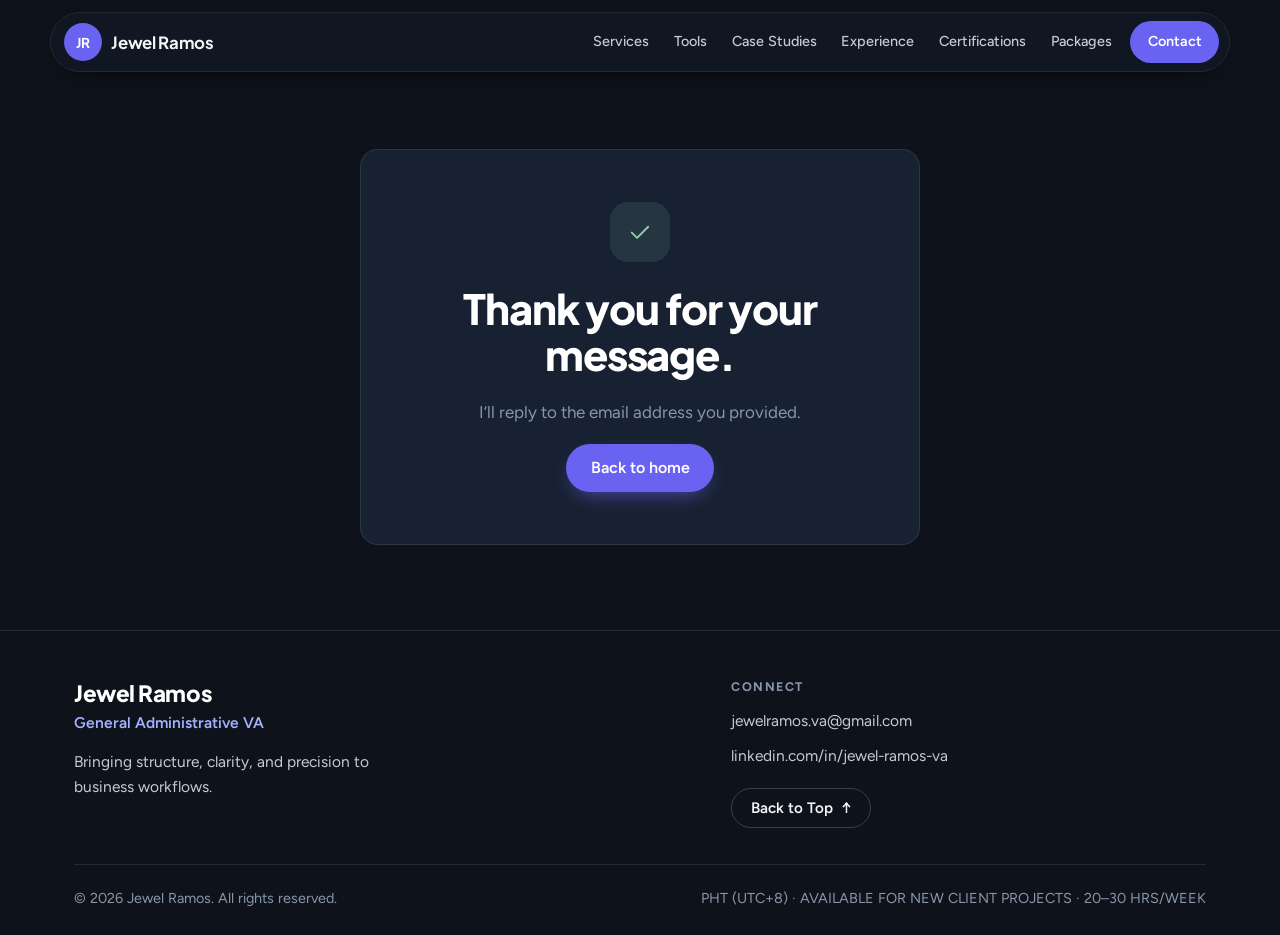
<file: thanks.html>
<!doctype html><html lang="en"><head><meta charset="utf-8"><meta name="viewport" content="width=device-width,initial-scale=1"><title>Message sent | Jewel Ramos</title><meta name="description" content="Jewel Ramos, General Administrative VA."><link rel="canonical" href="https://jewelramos.github.io/va-portfolio/x"><meta property="og:type" content="website"><meta property="og:title" content="Message sent | Jewel Ramos"><meta property="og:description" content="Jewel Ramos, General Administrative VA."><meta property="og:url" content="https://jewelramos.github.io/va-portfolio/x"><meta property="og:image" content="https://jewelramos.github.io/va-portfolio/assets/images/og-cover.jpg"><meta property="og:image:width" content="1200"><meta property="og:image:height" content="630"><meta property="og:image:alt" content="Jewel Ramos, General Administrative VA, available 20–30 hrs/week"><meta name="twitter:card" content="summary_large_image"><meta name="twitter:image" content="https://jewelramos.github.io/va-portfolio/assets/images/og-cover.jpg"><meta name="theme-color" content="#0E131B"><meta name="robots" content="noindex"><link rel="icon" href="assets/images/favicon.svg" type="image/svg+xml"><link rel="preconnect" href="https://fonts.googleapis.com"><link rel="preconnect" href="https://fonts.gstatic.com" crossorigin><link href="https://fonts.googleapis.com/css2?family=Figtree:wght@400;500;600;700&family=Plus+Jakarta+Sans:wght@500;600;700;800&display=swap" rel="stylesheet"><link rel="stylesheet" href="assets/css/style.css"></head><body><svg width="0" height="0" style="position:absolute" aria-hidden="true" focusable="false"><defs>
<symbol id="i-docs" viewBox="0 0 24 24"><path d="M7 3h7l4 4v14H7z"/><path d="M14 3v4h4M9.5 12h5M9.5 15.5h5"/></symbol>
<symbol id="i-sheets" viewBox="0 0 24 24"><rect x="4" y="4" width="16" height="16" rx="2"/><path d="M4 10h16M4 15h16M10 4v16"/></symbol>
<symbol id="i-drive" viewBox="0 0 24 24"><path d="M9 4h6l6 10-3 6H6l-3-6z"/><path d="M9 4l6 10M15 4L9 14M6 20l3-6h12"/></symbol>
<symbol id="i-word" viewBox="0 0 24 24"><path d="M3 7l3 10 6-9 6 9 3-10"/></symbol>
<symbol id="i-excel" viewBox="0 0 24 24"><path d="M5 5l14 14M19 5L5 19"/></symbol>
<symbol id="i-mail" viewBox="0 0 24 24"><rect x="3" y="5" width="18" height="14" rx="2"/><path d="M3.5 6.5l8.5 6.5 8.5-6.5"/></symbol>
<symbol id="i-slack" viewBox="0 0 24 24"><path d="M9.5 4L7.5 20M16.5 4l-2 16M4 9h16M3.5 15h16"/></symbol>
<symbol id="i-video" viewBox="0 0 24 24"><rect x="3" y="6" width="12" height="12" rx="2.5"/><path d="M15 10.5l6-3.5v10l-6-3.5"/></symbol>
<symbol id="i-board" viewBox="0 0 24 24"><rect x="3.5" y="3.5" width="17" height="17" rx="3"/><path d="M8 7.5v8M14 7.5v4.5"/></symbol>
<symbol id="i-notion" viewBox="0 0 24 24"><rect x="4" y="3.5" width="16" height="17" rx="2.5"/><path d="M9 16.5v-9l6 9v-9"/></symbol>
<symbol id="i-chev" viewBox="0 0 24 24"><path d="M4 15l8-6 8 6M7.5 19.5L12 16l4.5 3.5"/></symbol>
<symbol id="i-palette" viewBox="0 0 24 24"><path d="M12 3.5a8.5 8.5 0 100 17c1.2 0 1.8-.8 1.8-1.7 0-1.6-1.3-1.6-1.3-2.9 0-1 .8-1.6 1.8-1.6h2.2A3.5 3.5 0 0020.5 11 8.5 8.5 0 0012 3.5z"/><circle cx="8" cy="11" r="1"/><circle cx="12" cy="7.8" r="1"/><circle cx="16" cy="11" r="1"/></symbol>
<symbol id="i-clipboard" viewBox="0 0 24 24"><rect x="5" y="4.5" width="14" height="16.5" rx="2"/><path d="M9 4.5h6v2.5H9zM9 13.5l2.2 2.2L15.5 11"/></symbol>
<symbol id="i-search" viewBox="0 0 24 24"><circle cx="11" cy="11" r="6.5"/><path d="M16 16l4.5 4.5"/></symbol>
<symbol id="i-align" viewBox="0 0 24 24"><path d="M4 6h16M4 10h10M4 14h16M4 18h10"/></symbol>
<symbol id="i-tasks" viewBox="0 0 24 24"><path d="M10 6h10M10 12h10M10 18h10M4 6l1 1 2-2M4 12l1 1 2-2M4 18l1 1 2-2"/></symbol>
<symbol id="i-folder" viewBox="0 0 24 24"><path d="M3.5 7.5a2 2 0 012-2H10l2 2.5h6.5a2 2 0 012 2V17a2 2 0 01-2 2h-13a2 2 0 01-2-2z"/></symbol>
<symbol id="i-globe" viewBox="0 0 24 24"><circle cx="12" cy="12" r="8.5"/><path d="M3.5 12h17M12 3.5c2.5 2.5 3.5 5.5 3.5 8.5s-1 6-3.5 8.5c-2.5-2.5-3.5-5.5-3.5-8.5s1-6 3.5-8.5z"/></symbol>
<symbol id="i-pin" viewBox="0 0 24 24"><path d="M12 21s6.5-5.6 6.5-11a6.5 6.5 0 10-13 0C5.5 15.4 12 21 12 21z"/><circle cx="12" cy="10" r="2.3"/></symbol>
<symbol id="i-clock" viewBox="0 0 24 24"><circle cx="12" cy="12" r="8.5"/><path d="M12 7.5V12l3 2"/></symbol>
<symbol id="i-arrow" viewBox="0 0 24 24"><path d="M5 12h14M13 6l6 6-6 6"/></symbol>
<symbol id="i-ext" viewBox="0 0 24 24"><path d="M7 17L17 7M8.5 7H17v8.5"/></symbol>
<symbol id="i-shield" viewBox="0 0 24 24"><path d="M12 3l7 3v5.5c0 4.5-3 8-7 9.5-4-1.5-7-5-7-9.5V6z"/><path d="M9 12l2 2 4-4"/></symbol>
<symbol id="i-chat" viewBox="0 0 24 24"><path d="M4 5.5h16v10H9.5L5 19.5v-4H4z"/></symbol>
<symbol id="i-brief" viewBox="0 0 24 24"><rect x="3.5" y="7.5" width="17" height="12" rx="2"/><path d="M9 7.5v-2h6v2M3.5 13h17"/></symbol>
<symbol id="i-info" viewBox="0 0 24 24"><circle cx="12" cy="12" r="8.5"/><path d="M12 11v5M12 8v.01"/></symbol>
<symbol id="i-spark" viewBox="0 0 24 24"><path d="M12 3l1.8 5.2L19 10l-5.2 1.8L12 17l-1.8-5.2L5 10l5.2-1.8z"/></symbol>
<symbol id="i-sliders" viewBox="0 0 24 24"><path d="M4 7h10M18 7h2M4 17h2M10 17h10"/><circle cx="16" cy="7" r="2"/><circle cx="8" cy="17" r="2"/></symbol>
<symbol id="i-linkedin" viewBox="0 0 24 24"><rect x="3.5" y="3.5" width="17" height="17" rx="3"/><path d="M8 10.5V16M8 7.9v.01M12 16v-5.5M12 13c0-1.6 1-2.5 2.3-2.5s2.2.9 2.2 2.5v3"/></symbol>
<symbol id="i-alert" viewBox="0 0 24 24"><path d="M12 4l9 16H3z"/><path d="M12 10v4M12 17v.01"/></symbol>
<symbol id="i-check" viewBox="0 0 24 24"><path d="M5 12.5l4.5 4.5L19 7.5"/></symbol>
<symbol id="i-home" viewBox="0 0 24 24"><path d="M4 11l8-6.5 8 6.5v8.5a1 1 0 01-1 1h-4.5v-6h-5v6H5a1 1 0 01-1-1z"/></symbol>
<symbol id="i-user" viewBox="0 0 24 24"><circle cx="12" cy="8" r="3.8"/><path d="M4.5 20c.8-3.8 3.8-6 7.5-6s6.7 2.2 7.5 6"/></symbol>
<symbol id="i-book" viewBox="0 0 24 24"><path d="M4 5.5C6.5 4.5 9.5 4.5 12 6c2.5-1.5 5.5-1.5 8-.5V19c-2.5-1-5.5-1-8 .5-2.5-1.5-5.5-1.5-8-.5z"/><path d="M12 6v13.5"/></symbol>
<symbol id="i-award" viewBox="0 0 24 24"><circle cx="12" cy="9" r="5.5"/><path d="M8.5 13.5L7 21l5-2.5 5 2.5-1.5-7.5M9.8 9l1.6 1.6L14.5 7.5"/></symbol>
<symbol id="i-apps" viewBox="0 0 24 24"><rect x="4" y="4" width="6.5" height="6.5" rx="1.5"/><rect x="13.5" y="4" width="6.5" height="6.5" rx="1.5"/><rect x="4" y="13.5" width="6.5" height="6.5" rx="1.5"/><rect x="13.5" y="13.5" width="6.5" height="6.5" rx="1.5"/></symbol>
<symbol id="i-flow" viewBox="0 0 24 24"><circle cx="6" cy="6" r="2.5"/><circle cx="18" cy="12" r="2.5"/><circle cx="6" cy="18" r="2.5"/><path d="M8.5 6H13a3 3 0 013 3v.5M8.5 18H13a3 3 0 003-3v-.5"/></symbol>
<symbol id="i-layout" viewBox="0 0 24 24"><rect x="3.5" y="4.5" width="17" height="15" rx="2"/><path d="M3.5 9.5h17M9.5 9.5v10"/></symbol>
<symbol id="i-users" viewBox="0 0 24 24"><circle cx="9" cy="8.5" r="3.3"/><path d="M3 19.5c.7-3.3 3-5 6-5s5.3 1.7 6 5"/><path d="M16 5.5a3.3 3.3 0 010 6M18 14.8c1.7.7 2.7 2.2 3 4.7"/></symbol>
<symbol id="i-tag" viewBox="0 0 24 24"><path d="M3.5 12.5V4.5h8l9 9-8 8z"/><circle cx="8" cy="9" r="1.2"/></symbol>
<symbol id="i-star" viewBox="0 0 24 24"><path d="M12 3.5l2.6 5.4 5.9.8-4.3 4.1 1 5.9L12 16.9l-5.2 2.8 1-5.9L3.5 9.7l5.9-.8z"/></symbol>
<symbol id="i-calendar" viewBox="0 0 24 24"><rect x="4" y="5.5" width="16" height="14.5" rx="2"/><path d="M4 10h16M8.5 3.5v4M15.5 3.5v4"/></symbol>
<symbol id="i-eye" viewBox="0 0 24 24"><path d="M2.5 12S6 5.5 12 5.5 21.5 12 21.5 12 18 18.5 12 18.5 2.5 12 2.5 12z"/><circle cx="12" cy="12" r="2.8"/></symbol>
<symbol id="i-layers" viewBox="0 0 24 24"><path d="M12 3.5l9 4.5-9 4.5L3 8z"/><path d="M3 12.5l9 4.5 9-4.5M3 16.5l9 4.5 9-4.5"/></symbol>
<symbol id="i-bolt" viewBox="0 0 24 24"><path d="M13 3L5 13.5h6L10 21l8-10.5h-6z"/></symbol>
<symbol id="i-checkc" viewBox="0 0 24 24"><circle cx="12" cy="12" r="8.5"/><path d="M8.2 12.3l2.6 2.6 5-5.4"/></symbol>
<symbol id="i-list" viewBox="0 0 24 24"><path d="M9 6.5h11M9 12h11M9 17.5h11M4.5 6.5h.01M4.5 12h.01M4.5 17.5h.01"/></symbol>
<symbol id="i-send" viewBox="0 0 24 24"><path d="M20.5 3.5L10 14M20.5 3.5L14 20.5l-4-6.5-6.5-4z"/></symbol>
<symbol id="i-asana" viewBox="0 0 24 24"><circle cx="12" cy="7.5" r="3"/><circle cx="6.5" cy="16.5" r="3"/><circle cx="17.5" cy="16.5" r="3"/></symbol>
<symbol id="i-pen" viewBox="0 0 24 24"><path d="M4 20l1-4.5L16.5 4a2 2 0 013 3L8 18.5z"/><path d="M14.5 6l3 3"/></symbol>
<symbol id="i-film" viewBox="0 0 24 24"><rect x="3.5" y="4.5" width="17" height="15" rx="2"/><path d="M8 4.5v15M16 4.5v15M3.5 9.5H8M3.5 14.5H8M16 9.5h4.5M16 14.5h4.5"/></symbol>
<symbol id="i-meta" viewBox="0 0 24 24"><path d="M12 12c-1.5-2.5-3-4-5-4a4 4 0 000 8c2 0 3.5-1.5 5-4zm0 0c1.5 2.5 3 4 5 4a4 4 0 000-8c-2 0-3.5 1.5-5 4z"/></symbol>
<symbol id="i-file" viewBox="0 0 24 24"><path d="M7 3h7l4 4v14H7z"/><path d="M14 3v4h4"/></symbol>
<symbol id="i-target" viewBox="0 0 24 24"><circle cx="12" cy="12" r="8.5"/><circle cx="12" cy="12" r="4.5"/><circle cx="12" cy="12" r=".8"/></symbol>
<symbol id="i-problem" viewBox="0 0 24 24"><circle cx="12" cy="12" r="8.5"/><path d="M12 7.5v5M12 16v.01"/></symbol>
<symbol id="i-tools" viewBox="0 0 24 24"><path d="M14.5 6.5a4 4 0 005 5L10 21a2.1 2.1 0 01-3-3z"/><path d="M14.5 6.5l3-3 3 3"/></symbol>
</defs></svg><a class="skip" href="#main">Skip to content</a><header class="nav"><div class="bar"><a class="brand" href="index.html"><i aria-hidden="true">JR</i>Jewel Ramos</a><nav aria-label="Primary"><div class="menu" id="menu"><a href="index.html#home" class="x">Home</a><a href="index.html#at-a-glance" class="x">At a Glance</a><a href="index.html#services">Services</a><a href="index.html#tools">Tools</a><a href="index.html#process" class="x">Process</a><a href="index.html#case-studies">Case Studies</a><a href="index.html#experience">Experience<span class="m"> Highlights</span></a><a href="index.html#certifications">Certifications</a><a href="index.html#why-me" class="x">Why Me</a><a href="index.html#packages">Packages</a><a href="index.html#contact">Contact</a></div></nav><button class="burger" aria-expanded="false" aria-controls="menu" aria-label="Open menu" type="button"><span></span><span></span><span></span></button></div></header><main id="main"><section class="center"><div class="wrap"><div class="card"><div class="ico ico--sage"><svg class="i" aria-hidden="true" focusable="false"><use href="#i-check"/></svg></div><h1>Thank you for your message.</h1><p>I’ll reply to the email address you provided.</p><a class="btn btn--primary" href="index.html">Back to home</a></div></div></section></main><footer class="ft"><div class="wrap"><div class="ft-top"><div class="ft-id"><strong>Jewel Ramos</strong><span class="ft-role">General Administrative VA</span><p>Bringing structure, clarity, and precision to business workflows.</p></div><div class="ft-col"><p class="ft-h">Connect</p><ul><li><a href="mailto:jewelramos.va@gmail.com">jewelramos.va@gmail.com</a></li><li><a href="https://www.linkedin.com/in/jewel-ramos-va" target="_blank" rel="noopener noreferrer">linkedin.com/in/jewel-ramos-va<span class="vh"> (opens in a new tab)</span></a></li></ul><button class="ft-up" type="button" data-top>Back to Top <span aria-hidden="true">↑</span></button></div></div><div class="ft-bar"><p>&copy; 2026 Jewel Ramos. All rights reserved.</p><p>PHT (UTC+8) · AVAILABLE FOR NEW CLIENT PROJECTS · 20–30 HRS/WEEK</p></div></div></footer><script src="assets/js/main.js"></script><script src="assets/js/footer.js"></script></body></html>
</file>
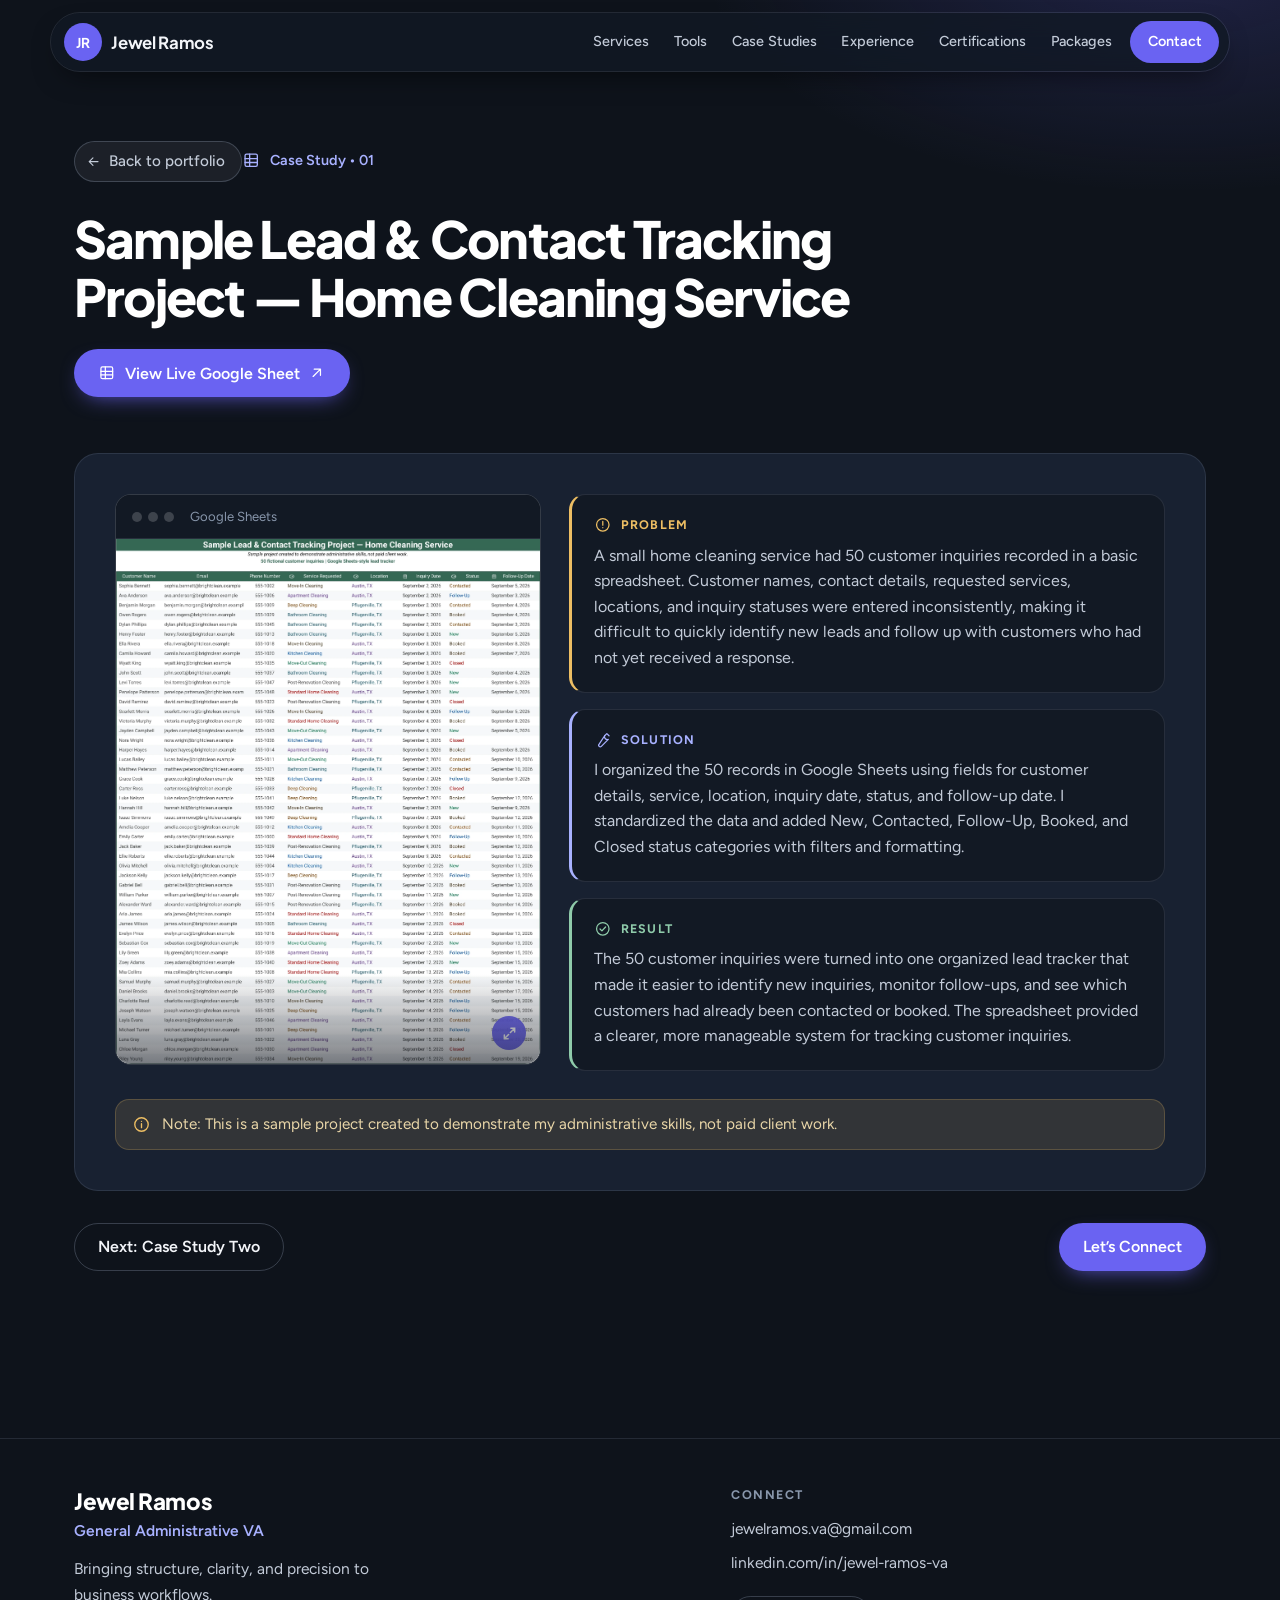
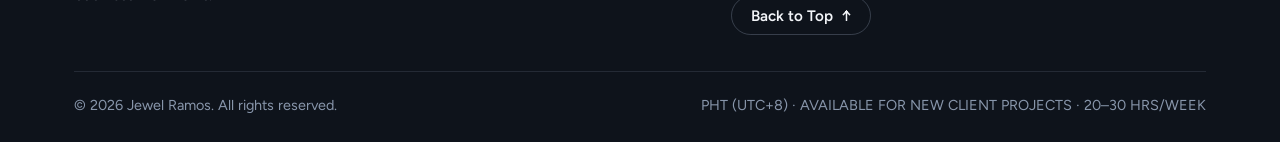
<file: projects/lead-contact-tracking.html>
<!doctype html><html lang="en"><head><meta charset="utf-8"><meta name="viewport" content="width=device-width,initial-scale=1"><title>Sample Lead &amp; Contact Tracking Project — Home Cleaning Service | Jewel Ramos</title><meta name="description" content="A sample project organizing 50 home cleaning service inquiries into a Google Sheets lead tracker."><link rel="canonical" href="https://jewelramos.github.io/va-portfolio/projects/lead-contact-tracking.html"><meta property="og:type" content="website"><meta property="og:title" content="Sample Lead &amp; Contact Tracking Project — Home Cleaning Service | Jewel Ramos"><meta property="og:description" content="A sample project organizing 50 home cleaning service inquiries into a Google Sheets lead tracker."><meta property="og:url" content="https://jewelramos.github.io/va-portfolio/projects/lead-contact-tracking.html"><meta property="og:image" content="https://jewelramos.github.io/va-portfolio/assets/images/og-cover.jpg"><meta property="og:image:width" content="1200"><meta property="og:image:height" content="630"><meta property="og:image:alt" content="Jewel Ramos, General Administrative VA, available 20–30 hrs/week"><meta name="twitter:card" content="summary_large_image"><meta name="twitter:image" content="https://jewelramos.github.io/va-portfolio/assets/images/og-cover.jpg"><meta name="theme-color" content="#0E131B"><link rel="icon" href="../assets/images/favicon.svg" type="image/svg+xml"><link rel="preconnect" href="https://fonts.googleapis.com"><link rel="preconnect" href="https://fonts.gstatic.com" crossorigin><link href="https://fonts.googleapis.com/css2?family=Figtree:wght@400;500;600;700&family=Plus+Jakarta+Sans:wght@500;600;700;800&display=swap" rel="stylesheet"><link rel="stylesheet" href="../assets/css/style.css"></head><body><svg width="0" height="0" style="position:absolute" aria-hidden="true" focusable="false"><defs>
<symbol id="i-docs" viewBox="0 0 24 24"><path d="M7 3h7l4 4v14H7z"/><path d="M14 3v4h4M9.5 12h5M9.5 15.5h5"/></symbol>
<symbol id="i-sheets" viewBox="0 0 24 24"><rect x="4" y="4" width="16" height="16" rx="2"/><path d="M4 10h16M4 15h16M10 4v16"/></symbol>
<symbol id="i-drive" viewBox="0 0 24 24"><path d="M9 4h6l6 10-3 6H6l-3-6z"/><path d="M9 4l6 10M15 4L9 14M6 20l3-6h12"/></symbol>
<symbol id="i-word" viewBox="0 0 24 24"><path d="M3 7l3 10 6-9 6 9 3-10"/></symbol>
<symbol id="i-excel" viewBox="0 0 24 24"><path d="M5 5l14 14M19 5L5 19"/></symbol>
<symbol id="i-mail" viewBox="0 0 24 24"><rect x="3" y="5" width="18" height="14" rx="2"/><path d="M3.5 6.5l8.5 6.5 8.5-6.5"/></symbol>
<symbol id="i-slack" viewBox="0 0 24 24"><path d="M9.5 4L7.5 20M16.5 4l-2 16M4 9h16M3.5 15h16"/></symbol>
<symbol id="i-video" viewBox="0 0 24 24"><rect x="3" y="6" width="12" height="12" rx="2.5"/><path d="M15 10.5l6-3.5v10l-6-3.5"/></symbol>
<symbol id="i-board" viewBox="0 0 24 24"><rect x="3.5" y="3.5" width="17" height="17" rx="3"/><path d="M8 7.5v8M14 7.5v4.5"/></symbol>
<symbol id="i-notion" viewBox="0 0 24 24"><rect x="4" y="3.5" width="16" height="17" rx="2.5"/><path d="M9 16.5v-9l6 9v-9"/></symbol>
<symbol id="i-chev" viewBox="0 0 24 24"><path d="M4 15l8-6 8 6M7.5 19.5L12 16l4.5 3.5"/></symbol>
<symbol id="i-palette" viewBox="0 0 24 24"><path d="M12 3.5a8.5 8.5 0 100 17c1.2 0 1.8-.8 1.8-1.7 0-1.6-1.3-1.6-1.3-2.9 0-1 .8-1.6 1.8-1.6h2.2A3.5 3.5 0 0020.5 11 8.5 8.5 0 0012 3.5z"/><circle cx="8" cy="11" r="1"/><circle cx="12" cy="7.8" r="1"/><circle cx="16" cy="11" r="1"/></symbol>
<symbol id="i-clipboard" viewBox="0 0 24 24"><rect x="5" y="4.5" width="14" height="16.5" rx="2"/><path d="M9 4.5h6v2.5H9zM9 13.5l2.2 2.2L15.5 11"/></symbol>
<symbol id="i-search" viewBox="0 0 24 24"><circle cx="11" cy="11" r="6.5"/><path d="M16 16l4.5 4.5"/></symbol>
<symbol id="i-align" viewBox="0 0 24 24"><path d="M4 6h16M4 10h10M4 14h16M4 18h10"/></symbol>
<symbol id="i-tasks" viewBox="0 0 24 24"><path d="M10 6h10M10 12h10M10 18h10M4 6l1 1 2-2M4 12l1 1 2-2M4 18l1 1 2-2"/></symbol>
<symbol id="i-folder" viewBox="0 0 24 24"><path d="M3.5 7.5a2 2 0 012-2H10l2 2.5h6.5a2 2 0 012 2V17a2 2 0 01-2 2h-13a2 2 0 01-2-2z"/></symbol>
<symbol id="i-globe" viewBox="0 0 24 24"><circle cx="12" cy="12" r="8.5"/><path d="M3.5 12h17M12 3.5c2.5 2.5 3.5 5.5 3.5 8.5s-1 6-3.5 8.5c-2.5-2.5-3.5-5.5-3.5-8.5s1-6 3.5-8.5z"/></symbol>
<symbol id="i-pin" viewBox="0 0 24 24"><path d="M12 21s6.5-5.6 6.5-11a6.5 6.5 0 10-13 0C5.5 15.4 12 21 12 21z"/><circle cx="12" cy="10" r="2.3"/></symbol>
<symbol id="i-clock" viewBox="0 0 24 24"><circle cx="12" cy="12" r="8.5"/><path d="M12 7.5V12l3 2"/></symbol>
<symbol id="i-arrow" viewBox="0 0 24 24"><path d="M5 12h14M13 6l6 6-6 6"/></symbol>
<symbol id="i-ext" viewBox="0 0 24 24"><path d="M7 17L17 7M8.5 7H17v8.5"/></symbol>
<symbol id="i-shield" viewBox="0 0 24 24"><path d="M12 3l7 3v5.5c0 4.5-3 8-7 9.5-4-1.5-7-5-7-9.5V6z"/><path d="M9 12l2 2 4-4"/></symbol>
<symbol id="i-chat" viewBox="0 0 24 24"><path d="M4 5.5h16v10H9.5L5 19.5v-4H4z"/></symbol>
<symbol id="i-brief" viewBox="0 0 24 24"><rect x="3.5" y="7.5" width="17" height="12" rx="2"/><path d="M9 7.5v-2h6v2M3.5 13h17"/></symbol>
<symbol id="i-info" viewBox="0 0 24 24"><circle cx="12" cy="12" r="8.5"/><path d="M12 11v5M12 8v.01"/></symbol>
<symbol id="i-spark" viewBox="0 0 24 24"><path d="M12 3l1.8 5.2L19 10l-5.2 1.8L12 17l-1.8-5.2L5 10l5.2-1.8z"/></symbol>
<symbol id="i-sliders" viewBox="0 0 24 24"><path d="M4 7h10M18 7h2M4 17h2M10 17h10"/><circle cx="16" cy="7" r="2"/><circle cx="8" cy="17" r="2"/></symbol>
<symbol id="i-linkedin" viewBox="0 0 24 24"><rect x="3.5" y="3.5" width="17" height="17" rx="3"/><path d="M8 10.5V16M8 7.9v.01M12 16v-5.5M12 13c0-1.6 1-2.5 2.3-2.5s2.2.9 2.2 2.5v3"/></symbol>
<symbol id="i-alert" viewBox="0 0 24 24"><path d="M12 4l9 16H3z"/><path d="M12 10v4M12 17v.01"/></symbol>
<symbol id="i-check" viewBox="0 0 24 24"><path d="M5 12.5l4.5 4.5L19 7.5"/></symbol>
<symbol id="i-home" viewBox="0 0 24 24"><path d="M4 11l8-6.5 8 6.5v8.5a1 1 0 01-1 1h-4.5v-6h-5v6H5a1 1 0 01-1-1z"/></symbol>
<symbol id="i-user" viewBox="0 0 24 24"><circle cx="12" cy="8" r="3.8"/><path d="M4.5 20c.8-3.8 3.8-6 7.5-6s6.7 2.2 7.5 6"/></symbol>
<symbol id="i-book" viewBox="0 0 24 24"><path d="M4 5.5C6.5 4.5 9.5 4.5 12 6c2.5-1.5 5.5-1.5 8-.5V19c-2.5-1-5.5-1-8 .5-2.5-1.5-5.5-1.5-8-.5z"/><path d="M12 6v13.5"/></symbol>
<symbol id="i-award" viewBox="0 0 24 24"><circle cx="12" cy="9" r="5.5"/><path d="M8.5 13.5L7 21l5-2.5 5 2.5-1.5-7.5M9.8 9l1.6 1.6L14.5 7.5"/></symbol>
<symbol id="i-apps" viewBox="0 0 24 24"><rect x="4" y="4" width="6.5" height="6.5" rx="1.5"/><rect x="13.5" y="4" width="6.5" height="6.5" rx="1.5"/><rect x="4" y="13.5" width="6.5" height="6.5" rx="1.5"/><rect x="13.5" y="13.5" width="6.5" height="6.5" rx="1.5"/></symbol>
<symbol id="i-flow" viewBox="0 0 24 24"><circle cx="6" cy="6" r="2.5"/><circle cx="18" cy="12" r="2.5"/><circle cx="6" cy="18" r="2.5"/><path d="M8.5 6H13a3 3 0 013 3v.5M8.5 18H13a3 3 0 003-3v-.5"/></symbol>
<symbol id="i-layout" viewBox="0 0 24 24"><rect x="3.5" y="4.5" width="17" height="15" rx="2"/><path d="M3.5 9.5h17M9.5 9.5v10"/></symbol>
<symbol id="i-users" viewBox="0 0 24 24"><circle cx="9" cy="8.5" r="3.3"/><path d="M3 19.5c.7-3.3 3-5 6-5s5.3 1.7 6 5"/><path d="M16 5.5a3.3 3.3 0 010 6M18 14.8c1.7.7 2.7 2.2 3 4.7"/></symbol>
<symbol id="i-tag" viewBox="0 0 24 24"><path d="M3.5 12.5V4.5h8l9 9-8 8z"/><circle cx="8" cy="9" r="1.2"/></symbol>
<symbol id="i-star" viewBox="0 0 24 24"><path d="M12 3.5l2.6 5.4 5.9.8-4.3 4.1 1 5.9L12 16.9l-5.2 2.8 1-5.9L3.5 9.7l5.9-.8z"/></symbol>
<symbol id="i-calendar" viewBox="0 0 24 24"><rect x="4" y="5.5" width="16" height="14.5" rx="2"/><path d="M4 10h16M8.5 3.5v4M15.5 3.5v4"/></symbol>
<symbol id="i-eye" viewBox="0 0 24 24"><path d="M2.5 12S6 5.5 12 5.5 21.5 12 21.5 12 18 18.5 12 18.5 2.5 12 2.5 12z"/><circle cx="12" cy="12" r="2.8"/></symbol>
<symbol id="i-layers" viewBox="0 0 24 24"><path d="M12 3.5l9 4.5-9 4.5L3 8z"/><path d="M3 12.5l9 4.5 9-4.5M3 16.5l9 4.5 9-4.5"/></symbol>
<symbol id="i-bolt" viewBox="0 0 24 24"><path d="M13 3L5 13.5h6L10 21l8-10.5h-6z"/></symbol>
<symbol id="i-checkc" viewBox="0 0 24 24"><circle cx="12" cy="12" r="8.5"/><path d="M8.2 12.3l2.6 2.6 5-5.4"/></symbol>
<symbol id="i-list" viewBox="0 0 24 24"><path d="M9 6.5h11M9 12h11M9 17.5h11M4.5 6.5h.01M4.5 12h.01M4.5 17.5h.01"/></symbol>
<symbol id="i-send" viewBox="0 0 24 24"><path d="M20.5 3.5L10 14M20.5 3.5L14 20.5l-4-6.5-6.5-4z"/></symbol>
<symbol id="i-asana" viewBox="0 0 24 24"><circle cx="12" cy="7.5" r="3"/><circle cx="6.5" cy="16.5" r="3"/><circle cx="17.5" cy="16.5" r="3"/></symbol>
<symbol id="i-pen" viewBox="0 0 24 24"><path d="M4 20l1-4.5L16.5 4a2 2 0 013 3L8 18.5z"/><path d="M14.5 6l3 3"/></symbol>
<symbol id="i-film" viewBox="0 0 24 24"><rect x="3.5" y="4.5" width="17" height="15" rx="2"/><path d="M8 4.5v15M16 4.5v15M3.5 9.5H8M3.5 14.5H8M16 9.5h4.5M16 14.5h4.5"/></symbol>
<symbol id="i-meta" viewBox="0 0 24 24"><path d="M12 12c-1.5-2.5-3-4-5-4a4 4 0 000 8c2 0 3.5-1.5 5-4zm0 0c1.5 2.5 3 4 5 4a4 4 0 000-8c-2 0-3.5 1.5-5 4z"/></symbol>
<symbol id="i-file" viewBox="0 0 24 24"><path d="M7 3h7l4 4v14H7z"/><path d="M14 3v4h4"/></symbol>
<symbol id="i-target" viewBox="0 0 24 24"><circle cx="12" cy="12" r="8.5"/><circle cx="12" cy="12" r="4.5"/><circle cx="12" cy="12" r=".8"/></symbol>
<symbol id="i-problem" viewBox="0 0 24 24"><circle cx="12" cy="12" r="8.5"/><path d="M12 7.5v5M12 16v.01"/></symbol>
<symbol id="i-tools" viewBox="0 0 24 24"><path d="M14.5 6.5a4 4 0 005 5L10 21a2.1 2.1 0 01-3-3z"/><path d="M14.5 6.5l3-3 3 3"/></symbol>
</defs></svg><a class="skip" href="#main">Skip to content</a><header class="nav"><div class="bar"><a class="brand" href="../index.html"><i aria-hidden="true">JR</i>Jewel Ramos</a><nav aria-label="Primary"><div class="menu" id="menu"><a href="../index.html#home" class="x">Home</a><a href="../index.html#at-a-glance" class="x">At a Glance</a><a href="../index.html#services">Services</a><a href="../index.html#tools">Tools</a><a href="../index.html#process" class="x">Process</a><a href="../index.html#case-studies">Case Studies</a><a href="../index.html#experience">Experience<span class="m"> Highlights</span></a><a href="../index.html#certifications">Certifications</a><a href="../index.html#why-me" class="x">Why Me</a><a href="../index.html#packages">Packages</a><a href="../index.html#contact">Contact</a></div></nav><button class="burger" aria-expanded="false" aria-controls="menu" aria-label="Open menu" type="button"><span></span><span></span><span></span></button></div></header><main id="main"><header class="ch"><div class="wrap"><a class="back" href="../index.html#case-studies"><svg class="i" aria-hidden="true" focusable="false"><use href="#i-arrow"/></svg>Back to portfolio</a><p class="lab"><svg class="i" aria-hidden="true" focusable="false"><use href="#i-sheets"/></svg>Case Study • 01</p><h1>Sample Lead &amp; Contact Tracking Project — Home Cleaning Service</h1><div class="cta"><a class="btn btn--primary" href="https://docs.google.com/spreadsheets/d/1_H5KfjBotHVb0gKfrcyxAdnCLFWQ1rvOFjBhB6TqmD4/edit?usp=sharing" target="_blank" rel="noopener noreferrer"><svg class="i" aria-hidden="true" focusable="false"><use href="#i-sheets"/></svg>View Live Google Sheet<svg class="i" aria-hidden="true" focusable="false"><use href="#i-ext"/></svg><span class="vh"> (opens in a new tab)</span></a></div></div></header><section class="docpage"><div class="wrap"><div class="case case--split"><div class="cbody"><figure class="win win--tall"><div class="win-bar" aria-hidden="true"><i></i><i></i><i></i><span>Google Sheets</span></div><button type="button" class="zoomable" data-zoom="../assets/images/case-studies/lead-tracker.webp" data-alt="Screenshot of the Sample Lead &amp; Contact Tracking Project spreadsheet listing 50 fictional customer inquiries with name, email, phone number, service requested, location, inquiry date, status and follow-up date" data-cap="The lead tracker, 50 fictional customer inquiries" aria-label="Enlarge screenshot: The lead tracker, 50 fictional customer inquiries"><img src="../assets/images/case-studies/lead-tracker.webp" alt="Screenshot of the Sample Lead &amp; Contact Tracking Project spreadsheet listing 50 fictional customer inquiries with name, email, phone number, service requested, location, inquiry date, status and follow-up date" loading="lazy"></button></figure><dl class="psr"><div><dt><svg class="i" aria-hidden="true" focusable="false"><use href="#i-problem"/></svg>Problem</dt><dd>A small home cleaning service had 50 customer inquiries recorded in a basic spreadsheet. Customer names, contact details, requested services, locations, and inquiry statuses were entered inconsistently, making it difficult to quickly identify new leads and follow up with customers who had not yet received a response.</dd></div><div><dt><svg class="i" aria-hidden="true" focusable="false"><use href="#i-tools"/></svg>Solution</dt><dd>I organized the 50 records in Google Sheets using fields for customer details, service, location, inquiry date, status, and follow-up date. I standardized the data and added New, Contacted, Follow-Up, Booked, and Closed status categories with filters and formatting.</dd></div><div><dt><svg class="i" aria-hidden="true" focusable="false"><use href="#i-checkc"/></svg>Result</dt><dd>The 50 customer inquiries were turned into one organized lead tracker that made it easier to identify new inquiries, monitor follow-ups, and see which customers had already been contacted or booked. The spreadsheet provided a clearer, more manageable system for tracking customer inquiries.</dd></div></dl></div><div class="case-foot"><p class="disc"><svg class="i" aria-hidden="true" focusable="false"><use href="#i-info"/></svg><span>Note: This is a sample project created to demonstrate my administrative skills, not paid client work.</span></p></div></div><div class="nextcs"><a class="btn btn--ghost" href="trello-content-workflow.html">Next: Case Study Two</a><a class="btn btn--primary" href="../index.html#contact">Let’s Connect</a></div></div></section></main><footer class="ft"><div class="wrap"><div class="ft-top"><div class="ft-id"><strong>Jewel Ramos</strong><span class="ft-role">General Administrative VA</span><p>Bringing structure, clarity, and precision to business workflows.</p></div><div class="ft-col"><p class="ft-h">Connect</p><ul><li><a href="mailto:jewelramos.va@gmail.com">jewelramos.va@gmail.com</a></li><li><a href="https://www.linkedin.com/in/jewel-ramos-va" target="_blank" rel="noopener noreferrer">linkedin.com/in/jewel-ramos-va<span class="vh"> (opens in a new tab)</span></a></li></ul><button class="ft-up" type="button" data-top>Back to Top <span aria-hidden="true">↑</span></button></div></div><div class="ft-bar"><p>&copy; 2026 Jewel Ramos. All rights reserved.</p><p>PHT (UTC+8) · AVAILABLE FOR NEW CLIENT PROJECTS · 20–30 HRS/WEEK</p></div></div></footer><dialog id="lb" aria-label="Enlarged image"><div class="in"><img alt=""><p></p><div class="lbc"><button class="pv" type="button">Previous</button><button class="x" type="button">Close</button><button class="nx" type="button">Next</button></div></div></dialog><script src="../assets/js/main.js"></script><script src="../assets/js/footer.js"></script></body></html>
</file>
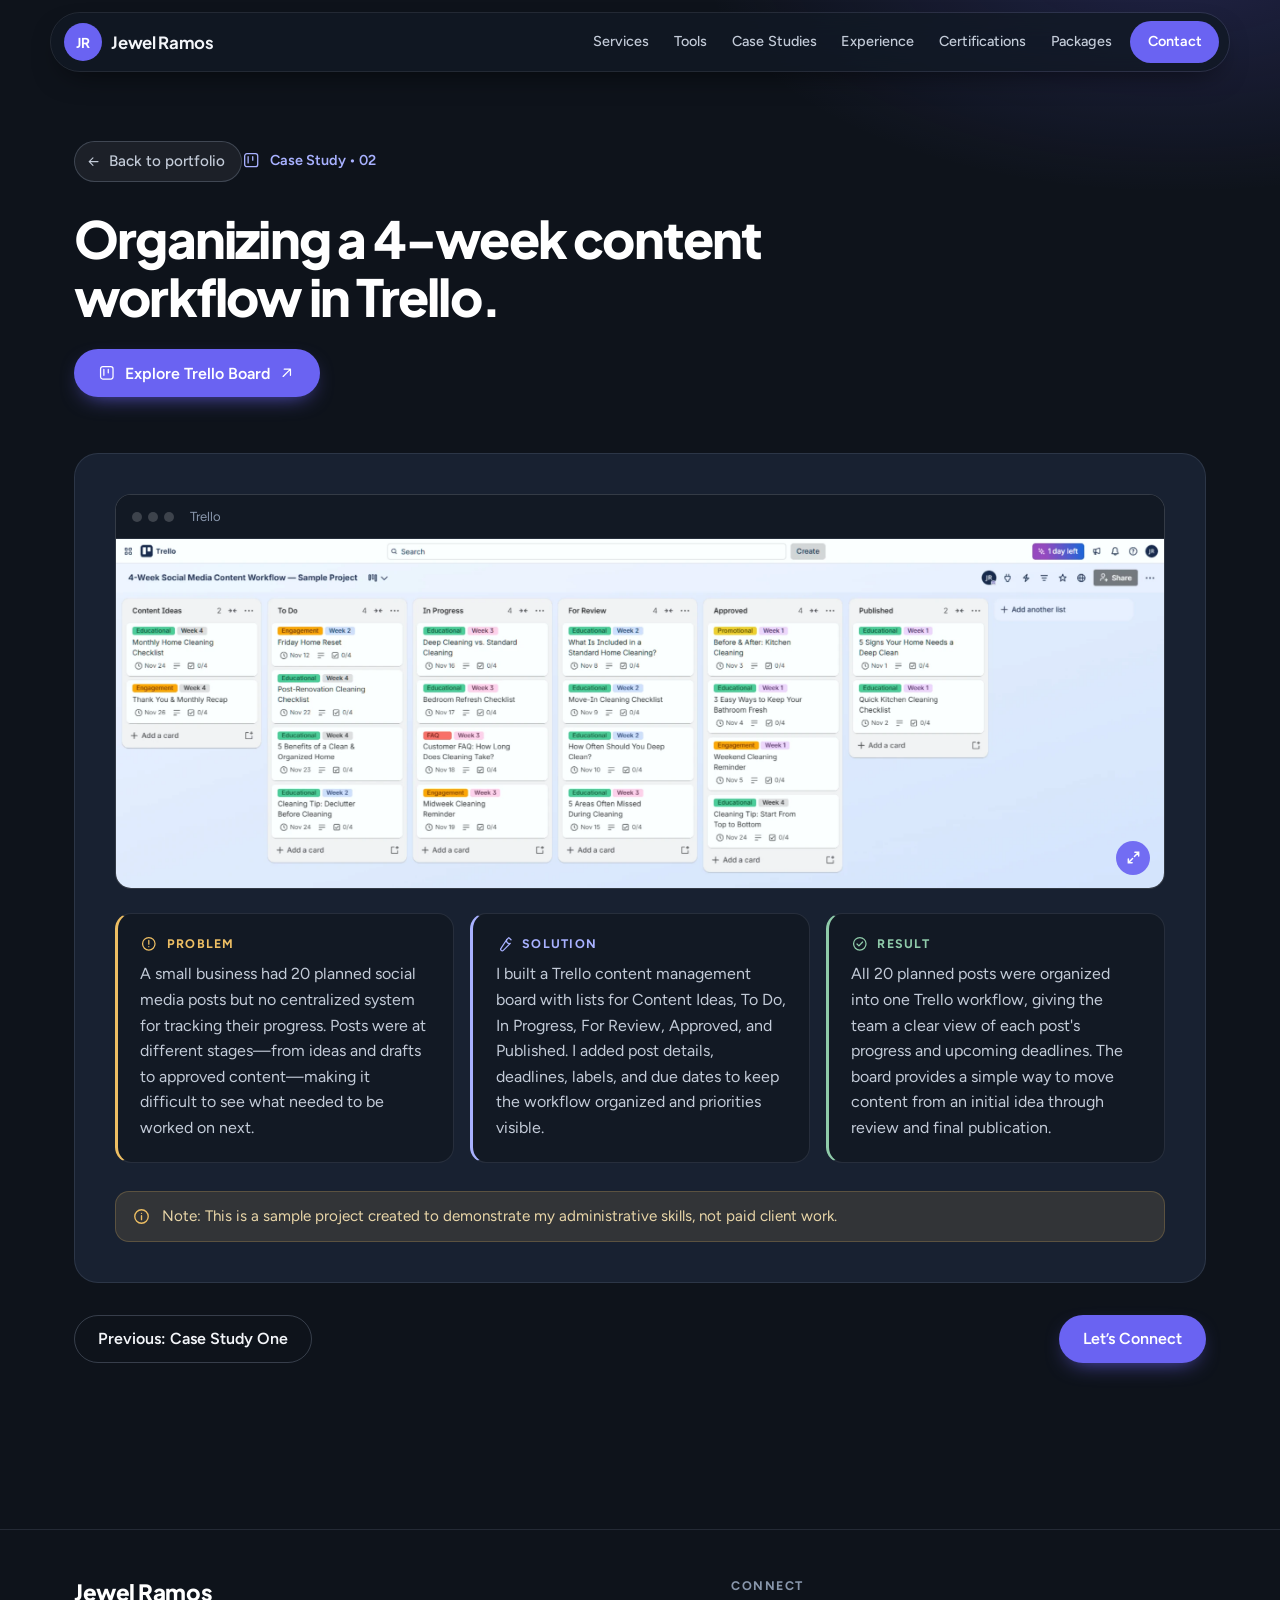
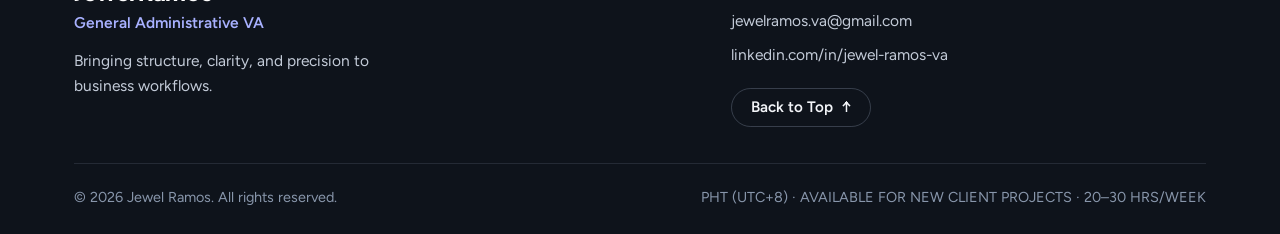
<file: projects/trello-content-workflow.html>
<!doctype html><html lang="en"><head><meta charset="utf-8"><meta name="viewport" content="width=device-width,initial-scale=1"><title>Organizing a 4-week content workflow in Trello. | Jewel Ramos</title><meta name="description" content="A sample project organizing 20 planned social media posts into a Trello content workflow."><link rel="canonical" href="https://jewelramos.github.io/va-portfolio/projects/trello-content-workflow.html"><meta property="og:type" content="website"><meta property="og:title" content="Organizing a 4-week content workflow in Trello. | Jewel Ramos"><meta property="og:description" content="A sample project organizing 20 planned social media posts into a Trello content workflow."><meta property="og:url" content="https://jewelramos.github.io/va-portfolio/projects/trello-content-workflow.html"><meta property="og:image" content="https://jewelramos.github.io/va-portfolio/assets/images/og-cover.jpg"><meta property="og:image:width" content="1200"><meta property="og:image:height" content="630"><meta property="og:image:alt" content="Jewel Ramos, General Administrative VA, available 20–30 hrs/week"><meta name="twitter:card" content="summary_large_image"><meta name="twitter:image" content="https://jewelramos.github.io/va-portfolio/assets/images/og-cover.jpg"><meta name="theme-color" content="#0E131B"><link rel="icon" href="../assets/images/favicon.svg" type="image/svg+xml"><link rel="preconnect" href="https://fonts.googleapis.com"><link rel="preconnect" href="https://fonts.gstatic.com" crossorigin><link href="https://fonts.googleapis.com/css2?family=Figtree:wght@400;500;600;700&family=Plus+Jakarta+Sans:wght@500;600;700;800&display=swap" rel="stylesheet"><link rel="stylesheet" href="../assets/css/style.css"></head><body><svg width="0" height="0" style="position:absolute" aria-hidden="true" focusable="false"><defs>
<symbol id="i-docs" viewBox="0 0 24 24"><path d="M7 3h7l4 4v14H7z"/><path d="M14 3v4h4M9.5 12h5M9.5 15.5h5"/></symbol>
<symbol id="i-sheets" viewBox="0 0 24 24"><rect x="4" y="4" width="16" height="16" rx="2"/><path d="M4 10h16M4 15h16M10 4v16"/></symbol>
<symbol id="i-drive" viewBox="0 0 24 24"><path d="M9 4h6l6 10-3 6H6l-3-6z"/><path d="M9 4l6 10M15 4L9 14M6 20l3-6h12"/></symbol>
<symbol id="i-word" viewBox="0 0 24 24"><path d="M3 7l3 10 6-9 6 9 3-10"/></symbol>
<symbol id="i-excel" viewBox="0 0 24 24"><path d="M5 5l14 14M19 5L5 19"/></symbol>
<symbol id="i-mail" viewBox="0 0 24 24"><rect x="3" y="5" width="18" height="14" rx="2"/><path d="M3.5 6.5l8.5 6.5 8.5-6.5"/></symbol>
<symbol id="i-slack" viewBox="0 0 24 24"><path d="M9.5 4L7.5 20M16.5 4l-2 16M4 9h16M3.5 15h16"/></symbol>
<symbol id="i-video" viewBox="0 0 24 24"><rect x="3" y="6" width="12" height="12" rx="2.5"/><path d="M15 10.5l6-3.5v10l-6-3.5"/></symbol>
<symbol id="i-board" viewBox="0 0 24 24"><rect x="3.5" y="3.5" width="17" height="17" rx="3"/><path d="M8 7.5v8M14 7.5v4.5"/></symbol>
<symbol id="i-notion" viewBox="0 0 24 24"><rect x="4" y="3.5" width="16" height="17" rx="2.5"/><path d="M9 16.5v-9l6 9v-9"/></symbol>
<symbol id="i-chev" viewBox="0 0 24 24"><path d="M4 15l8-6 8 6M7.5 19.5L12 16l4.5 3.5"/></symbol>
<symbol id="i-palette" viewBox="0 0 24 24"><path d="M12 3.5a8.5 8.5 0 100 17c1.2 0 1.8-.8 1.8-1.7 0-1.6-1.3-1.6-1.3-2.9 0-1 .8-1.6 1.8-1.6h2.2A3.5 3.5 0 0020.5 11 8.5 8.5 0 0012 3.5z"/><circle cx="8" cy="11" r="1"/><circle cx="12" cy="7.8" r="1"/><circle cx="16" cy="11" r="1"/></symbol>
<symbol id="i-clipboard" viewBox="0 0 24 24"><rect x="5" y="4.5" width="14" height="16.5" rx="2"/><path d="M9 4.5h6v2.5H9zM9 13.5l2.2 2.2L15.5 11"/></symbol>
<symbol id="i-search" viewBox="0 0 24 24"><circle cx="11" cy="11" r="6.5"/><path d="M16 16l4.5 4.5"/></symbol>
<symbol id="i-align" viewBox="0 0 24 24"><path d="M4 6h16M4 10h10M4 14h16M4 18h10"/></symbol>
<symbol id="i-tasks" viewBox="0 0 24 24"><path d="M10 6h10M10 12h10M10 18h10M4 6l1 1 2-2M4 12l1 1 2-2M4 18l1 1 2-2"/></symbol>
<symbol id="i-folder" viewBox="0 0 24 24"><path d="M3.5 7.5a2 2 0 012-2H10l2 2.5h6.5a2 2 0 012 2V17a2 2 0 01-2 2h-13a2 2 0 01-2-2z"/></symbol>
<symbol id="i-globe" viewBox="0 0 24 24"><circle cx="12" cy="12" r="8.5"/><path d="M3.5 12h17M12 3.5c2.5 2.5 3.5 5.5 3.5 8.5s-1 6-3.5 8.5c-2.5-2.5-3.5-5.5-3.5-8.5s1-6 3.5-8.5z"/></symbol>
<symbol id="i-pin" viewBox="0 0 24 24"><path d="M12 21s6.5-5.6 6.5-11a6.5 6.5 0 10-13 0C5.5 15.4 12 21 12 21z"/><circle cx="12" cy="10" r="2.3"/></symbol>
<symbol id="i-clock" viewBox="0 0 24 24"><circle cx="12" cy="12" r="8.5"/><path d="M12 7.5V12l3 2"/></symbol>
<symbol id="i-arrow" viewBox="0 0 24 24"><path d="M5 12h14M13 6l6 6-6 6"/></symbol>
<symbol id="i-ext" viewBox="0 0 24 24"><path d="M7 17L17 7M8.5 7H17v8.5"/></symbol>
<symbol id="i-shield" viewBox="0 0 24 24"><path d="M12 3l7 3v5.5c0 4.5-3 8-7 9.5-4-1.5-7-5-7-9.5V6z"/><path d="M9 12l2 2 4-4"/></symbol>
<symbol id="i-chat" viewBox="0 0 24 24"><path d="M4 5.5h16v10H9.5L5 19.5v-4H4z"/></symbol>
<symbol id="i-brief" viewBox="0 0 24 24"><rect x="3.5" y="7.5" width="17" height="12" rx="2"/><path d="M9 7.5v-2h6v2M3.5 13h17"/></symbol>
<symbol id="i-info" viewBox="0 0 24 24"><circle cx="12" cy="12" r="8.5"/><path d="M12 11v5M12 8v.01"/></symbol>
<symbol id="i-spark" viewBox="0 0 24 24"><path d="M12 3l1.8 5.2L19 10l-5.2 1.8L12 17l-1.8-5.2L5 10l5.2-1.8z"/></symbol>
<symbol id="i-sliders" viewBox="0 0 24 24"><path d="M4 7h10M18 7h2M4 17h2M10 17h10"/><circle cx="16" cy="7" r="2"/><circle cx="8" cy="17" r="2"/></symbol>
<symbol id="i-linkedin" viewBox="0 0 24 24"><rect x="3.5" y="3.5" width="17" height="17" rx="3"/><path d="M8 10.5V16M8 7.9v.01M12 16v-5.5M12 13c0-1.6 1-2.5 2.3-2.5s2.2.9 2.2 2.5v3"/></symbol>
<symbol id="i-alert" viewBox="0 0 24 24"><path d="M12 4l9 16H3z"/><path d="M12 10v4M12 17v.01"/></symbol>
<symbol id="i-check" viewBox="0 0 24 24"><path d="M5 12.5l4.5 4.5L19 7.5"/></symbol>
<symbol id="i-home" viewBox="0 0 24 24"><path d="M4 11l8-6.5 8 6.5v8.5a1 1 0 01-1 1h-4.5v-6h-5v6H5a1 1 0 01-1-1z"/></symbol>
<symbol id="i-user" viewBox="0 0 24 24"><circle cx="12" cy="8" r="3.8"/><path d="M4.5 20c.8-3.8 3.8-6 7.5-6s6.7 2.2 7.5 6"/></symbol>
<symbol id="i-book" viewBox="0 0 24 24"><path d="M4 5.5C6.5 4.5 9.5 4.5 12 6c2.5-1.5 5.5-1.5 8-.5V19c-2.5-1-5.5-1-8 .5-2.5-1.5-5.5-1.5-8-.5z"/><path d="M12 6v13.5"/></symbol>
<symbol id="i-award" viewBox="0 0 24 24"><circle cx="12" cy="9" r="5.5"/><path d="M8.5 13.5L7 21l5-2.5 5 2.5-1.5-7.5M9.8 9l1.6 1.6L14.5 7.5"/></symbol>
<symbol id="i-apps" viewBox="0 0 24 24"><rect x="4" y="4" width="6.5" height="6.5" rx="1.5"/><rect x="13.5" y="4" width="6.5" height="6.5" rx="1.5"/><rect x="4" y="13.5" width="6.5" height="6.5" rx="1.5"/><rect x="13.5" y="13.5" width="6.5" height="6.5" rx="1.5"/></symbol>
<symbol id="i-flow" viewBox="0 0 24 24"><circle cx="6" cy="6" r="2.5"/><circle cx="18" cy="12" r="2.5"/><circle cx="6" cy="18" r="2.5"/><path d="M8.5 6H13a3 3 0 013 3v.5M8.5 18H13a3 3 0 003-3v-.5"/></symbol>
<symbol id="i-layout" viewBox="0 0 24 24"><rect x="3.5" y="4.5" width="17" height="15" rx="2"/><path d="M3.5 9.5h17M9.5 9.5v10"/></symbol>
<symbol id="i-users" viewBox="0 0 24 24"><circle cx="9" cy="8.5" r="3.3"/><path d="M3 19.5c.7-3.3 3-5 6-5s5.3 1.7 6 5"/><path d="M16 5.5a3.3 3.3 0 010 6M18 14.8c1.7.7 2.7 2.2 3 4.7"/></symbol>
<symbol id="i-tag" viewBox="0 0 24 24"><path d="M3.5 12.5V4.5h8l9 9-8 8z"/><circle cx="8" cy="9" r="1.2"/></symbol>
<symbol id="i-star" viewBox="0 0 24 24"><path d="M12 3.5l2.6 5.4 5.9.8-4.3 4.1 1 5.9L12 16.9l-5.2 2.8 1-5.9L3.5 9.7l5.9-.8z"/></symbol>
<symbol id="i-calendar" viewBox="0 0 24 24"><rect x="4" y="5.5" width="16" height="14.5" rx="2"/><path d="M4 10h16M8.5 3.5v4M15.5 3.5v4"/></symbol>
<symbol id="i-eye" viewBox="0 0 24 24"><path d="M2.5 12S6 5.5 12 5.5 21.5 12 21.5 12 18 18.5 12 18.5 2.5 12 2.5 12z"/><circle cx="12" cy="12" r="2.8"/></symbol>
<symbol id="i-layers" viewBox="0 0 24 24"><path d="M12 3.5l9 4.5-9 4.5L3 8z"/><path d="M3 12.5l9 4.5 9-4.5M3 16.5l9 4.5 9-4.5"/></symbol>
<symbol id="i-bolt" viewBox="0 0 24 24"><path d="M13 3L5 13.5h6L10 21l8-10.5h-6z"/></symbol>
<symbol id="i-checkc" viewBox="0 0 24 24"><circle cx="12" cy="12" r="8.5"/><path d="M8.2 12.3l2.6 2.6 5-5.4"/></symbol>
<symbol id="i-list" viewBox="0 0 24 24"><path d="M9 6.5h11M9 12h11M9 17.5h11M4.5 6.5h.01M4.5 12h.01M4.5 17.5h.01"/></symbol>
<symbol id="i-send" viewBox="0 0 24 24"><path d="M20.5 3.5L10 14M20.5 3.5L14 20.5l-4-6.5-6.5-4z"/></symbol>
<symbol id="i-asana" viewBox="0 0 24 24"><circle cx="12" cy="7.5" r="3"/><circle cx="6.5" cy="16.5" r="3"/><circle cx="17.5" cy="16.5" r="3"/></symbol>
<symbol id="i-pen" viewBox="0 0 24 24"><path d="M4 20l1-4.5L16.5 4a2 2 0 013 3L8 18.5z"/><path d="M14.5 6l3 3"/></symbol>
<symbol id="i-film" viewBox="0 0 24 24"><rect x="3.5" y="4.5" width="17" height="15" rx="2"/><path d="M8 4.5v15M16 4.5v15M3.5 9.5H8M3.5 14.5H8M16 9.5h4.5M16 14.5h4.5"/></symbol>
<symbol id="i-meta" viewBox="0 0 24 24"><path d="M12 12c-1.5-2.5-3-4-5-4a4 4 0 000 8c2 0 3.5-1.5 5-4zm0 0c1.5 2.5 3 4 5 4a4 4 0 000-8c-2 0-3.5 1.5-5 4z"/></symbol>
<symbol id="i-file" viewBox="0 0 24 24"><path d="M7 3h7l4 4v14H7z"/><path d="M14 3v4h4"/></symbol>
<symbol id="i-target" viewBox="0 0 24 24"><circle cx="12" cy="12" r="8.5"/><circle cx="12" cy="12" r="4.5"/><circle cx="12" cy="12" r=".8"/></symbol>
<symbol id="i-problem" viewBox="0 0 24 24"><circle cx="12" cy="12" r="8.5"/><path d="M12 7.5v5M12 16v.01"/></symbol>
<symbol id="i-tools" viewBox="0 0 24 24"><path d="M14.5 6.5a4 4 0 005 5L10 21a2.1 2.1 0 01-3-3z"/><path d="M14.5 6.5l3-3 3 3"/></symbol>
</defs></svg><a class="skip" href="#main">Skip to content</a><header class="nav"><div class="bar"><a class="brand" href="../index.html"><i aria-hidden="true">JR</i>Jewel Ramos</a><nav aria-label="Primary"><div class="menu" id="menu"><a href="../index.html#home" class="x">Home</a><a href="../index.html#at-a-glance" class="x">At a Glance</a><a href="../index.html#services">Services</a><a href="../index.html#tools">Tools</a><a href="../index.html#process" class="x">Process</a><a href="../index.html#case-studies">Case Studies</a><a href="../index.html#experience">Experience<span class="m"> Highlights</span></a><a href="../index.html#certifications">Certifications</a><a href="../index.html#why-me" class="x">Why Me</a><a href="../index.html#packages">Packages</a><a href="../index.html#contact">Contact</a></div></nav><button class="burger" aria-expanded="false" aria-controls="menu" aria-label="Open menu" type="button"><span></span><span></span><span></span></button></div></header><main id="main"><header class="ch"><div class="wrap"><a class="back" href="../index.html#case-studies"><svg class="i" aria-hidden="true" focusable="false"><use href="#i-arrow"/></svg>Back to portfolio</a><p class="lab"><svg class="i" aria-hidden="true" focusable="false"><use href="#i-board"/></svg>Case Study • 02</p><h1>Organizing a 4-week content workflow in Trello.</h1><div class="cta"><a class="btn btn--primary" href="https://trello.com/invite/b/6abca958a980f18f9f057763/ATTIadb53133a31aa45142a173d60e1b93c0B0006438/4-week-social-media-content-workflow-sample-project" target="_blank" rel="noopener noreferrer"><svg class="i" aria-hidden="true" focusable="false"><use href="#i-board"/></svg>Explore Trello Board<svg class="i" aria-hidden="true" focusable="false"><use href="#i-ext"/></svg><span class="vh"> (opens in a new tab)</span></a></div></div></header><section class="docpage"><div class="wrap"><div class="case"><figure class="win"><div class="win-bar" aria-hidden="true"><i></i><i></i><i></i><span>Trello</span></div><button type="button" class="zoomable" data-zoom="../assets/images/case-studies/trello-board.webp" data-alt="Screenshot of the Trello board 4-Week Social Media Content Workflow with six lists: Content Ideas, To Do, In Progress, For Review, Approved and Published" data-cap="The Trello content board, built as a sample project" aria-label="Enlarge screenshot: The Trello content board, built as a sample project"><img src="../assets/images/case-studies/trello-board.webp" alt="Screenshot of the Trello board 4-Week Social Media Content Workflow with six lists: Content Ideas, To Do, In Progress, For Review, Approved and Published" loading="lazy"></button></figure><dl class="psr"><div><dt><svg class="i" aria-hidden="true" focusable="false"><use href="#i-problem"/></svg>Problem</dt><dd>A small business had 20 planned social media posts but no centralized system for tracking their progress. Posts were at different stages—from ideas and drafts to approved content—making it difficult to see what needed to be worked on next.</dd></div><div><dt><svg class="i" aria-hidden="true" focusable="false"><use href="#i-tools"/></svg>Solution</dt><dd>I built a Trello content management board with lists for Content Ideas, To Do, In Progress, For Review, Approved, and Published. I added post details, deadlines, labels, and due dates to keep the workflow organized and priorities visible.</dd></div><div><dt><svg class="i" aria-hidden="true" focusable="false"><use href="#i-checkc"/></svg>Result</dt><dd>All 20 planned posts were organized into one Trello workflow, giving the team a clear view of each post's progress and upcoming deadlines. The board provides a simple way to move content from an initial idea through review and final publication.</dd></div></dl><div class="case-foot"><p class="disc"><svg class="i" aria-hidden="true" focusable="false"><use href="#i-info"/></svg><span>Note: This is a sample project created to demonstrate my administrative skills, not paid client work.</span></p></div></div><div class="nextcs"><a class="btn btn--ghost" href="lead-contact-tracking.html">Previous: Case Study One</a><a class="btn btn--primary" href="../index.html#contact">Let’s Connect</a></div></div></section></main><footer class="ft"><div class="wrap"><div class="ft-top"><div class="ft-id"><strong>Jewel Ramos</strong><span class="ft-role">General Administrative VA</span><p>Bringing structure, clarity, and precision to business workflows.</p></div><div class="ft-col"><p class="ft-h">Connect</p><ul><li><a href="mailto:jewelramos.va@gmail.com">jewelramos.va@gmail.com</a></li><li><a href="https://www.linkedin.com/in/jewel-ramos-va" target="_blank" rel="noopener noreferrer">linkedin.com/in/jewel-ramos-va<span class="vh"> (opens in a new tab)</span></a></li></ul><button class="ft-up" type="button" data-top>Back to Top <span aria-hidden="true">↑</span></button></div></div><div class="ft-bar"><p>&copy; 2026 Jewel Ramos. All rights reserved.</p><p>PHT (UTC+8) · AVAILABLE FOR NEW CLIENT PROJECTS · 20–30 HRS/WEEK</p></div></div></footer><dialog id="lb" aria-label="Enlarged image"><div class="in"><img alt=""><p></p><div class="lbc"><button class="pv" type="button">Previous</button><button class="x" type="button">Close</button><button class="nx" type="button">Next</button></div></div></dialog><script src="../assets/js/main.js"></script><script src="../assets/js/footer.js"></script></body></html>
</file>
<file: assets/css/style.css>
/* ==========================================================================
   Jewel Ramos — Portfolio
   Design system: dark charcoal / slate, indigo accent, sage + amber highlights
   Type: Plus Jakarta Sans (headings) + Figtree (body)
   Change colors in the :root block below to re-theme the whole site.
   ========================================================================== */
:root{
  --bg:#0E131B;        /* page canvas */
  --bg-2:#121924;      /* alternate sections */
  --card:#182131;      /* card surface */
  --card-3:#1F2A3D;    /* raised / hover surface */
  --line:rgba(148,163,184,.16);
  --line-2:rgba(148,163,184,.30);
  --head-c:#F3F5F9;    /* headings */
  --text:#C3CBD8;      /* body text */
  --muted:#8896AB;     /* secondary text */
  --indigo:#6A63F2;--indigo-d:#5B54E3;--indigo-l:#A8B1FF;--indigo-soft:rgba(168,177,255,.12);
  --sage-l:#8FCBAA;--sage-soft:rgba(143,203,170,.12);
  --amber-l:#EDBE63;--amber-soft:rgba(237,190,99,.12);
  --head:"Plus Jakarta Sans",system-ui,-apple-system,"Segoe UI",Arial,sans-serif;
  --body:"Figtree",system-ui,-apple-system,"Segoe UI",Arial,sans-serif;
  --r-s:12px;--r-m:18px;--r-l:24px;--w:1180px;
}
*{box-sizing:border-box}
html{scroll-behavior:smooth;scroll-padding-top:92px;-webkit-text-size-adjust:100%;background:var(--bg)}
body{margin:0;font:400 1.0625rem/1.65 var(--body);color:var(--text);background:var(--bg);-webkit-font-smoothing:antialiased;text-rendering:optimizeLegibility}
body.lock{overflow:hidden}
img{max-width:100%;height:auto;display:block}
a{color:var(--indigo-l);text-decoration:none}
h1,h2,h3,h4{font-family:var(--head);color:var(--head-c);line-height:1.12;margin:0 0 .5em;font-weight:700;letter-spacing:-.025em}
h2{font-size:clamp(1.9rem,3.6vw,2.6rem)}
h3{font-size:1.15rem;letter-spacing:-.015em}
p{margin:0 0 1em;max-width:66ch}
ul,ol,dl{margin:0;padding:0;list-style:none}
dd{margin:0}
:focus-visible{outline:3px solid var(--indigo-l);outline-offset:3px;border-radius:6px}
.skip{position:absolute;left:-999px;top:0;background:#fff;color:#0E131B;padding:.7rem 1.1rem;z-index:200;border-radius:0 0 12px 0;font-weight:600}
.skip:focus{left:0}
.vh{position:absolute;width:1px;height:1px;overflow:hidden;clip:rect(0 0 0 0);white-space:nowrap}
.wrap{max-width:var(--w);margin:0 auto;padding:0 1.5rem}
section{padding:clamp(3.75rem,7vw,6rem) 0}
.alt{background:var(--bg-2);border-top:1px solid var(--line);border-bottom:1px solid var(--line)}
.i{width:1.25em;height:1.25em;flex:none;fill:none;stroke:currentColor;stroke-width:1.7;stroke-linecap:round;stroke-linejoin:round}

/* ---------- section headers ---------- */
.sh{margin-bottom:clamp(2rem,4vw,2.75rem);max-width:48rem}
.sh h2{margin-bottom:.5rem}
.sh p{color:var(--muted);margin:0;font-size:1.1rem}
.lab{display:inline-flex;align-items:center;gap:.6rem;font:600 .9rem var(--body);color:var(--indigo-l);margin:0 0 1rem}
.lab .i{width:1.15rem;height:1.15rem}
.lab .num{color:var(--muted);font:600 .85rem var(--head);padding-left:.6rem;border-left:1px solid var(--line-2)}

/* ---------- buttons ---------- */
.btn{display:inline-flex;align-items:center;justify-content:center;gap:.55rem;padding:.85rem 1.45rem;border-radius:99px;font:600 1rem var(--body);border:1.5px solid transparent;cursor:pointer;transition:background .2s,color .2s,border-color .2s,box-shadow .2s;line-height:1.2}
.btn .i{width:1.1em;height:1.1em}
.btn--primary{background:var(--indigo);color:#fff;box-shadow:0 8px 22px -10px rgba(106,99,242,.9)}
.btn--primary:hover{background:#7A74F7;box-shadow:0 10px 26px -8px rgba(106,99,242,.95)}
.btn--ghost{background:transparent;color:var(--head-c);border-color:var(--line-2)}
.btn--ghost:hover{border-color:var(--indigo-l);background:var(--indigo-soft);color:#fff}
.btn--dark{background:var(--card-3);color:var(--head-c);border-color:var(--line-2)}
.btn--dark:hover{border-color:var(--indigo-l);background:var(--indigo-soft)}
.btns,.cta{display:flex;gap:.75rem;flex-wrap:wrap}

/* ---------- nav ---------- */
.nav{position:sticky;top:0;z-index:60;height:0}
.bar{position:relative;top:12px;margin:0 auto;height:60px;display:flex;align-items:center;justify-content:space-between;padding:0 .6rem 0 .8rem;border:1px solid var(--line);border-radius:99px;box-shadow:0 12px 30px -14px rgba(0,0,0,.7);width:min(calc(100% - 2rem),var(--w))}
.bar::before{content:"";position:absolute;inset:0;border-radius:inherit;background:rgba(18,25,36,.82);-webkit-backdrop-filter:blur(14px) saturate(1.4);backdrop-filter:blur(14px) saturate(1.4);z-index:-3}
.brand{display:inline-flex;align-items:center;gap:.6rem;font:700 1.05rem var(--head);color:var(--head-c);letter-spacing:-.02em}
.brand i{display:grid;place-items:center;width:38px;height:38px;border-radius:50%;background:var(--indigo);color:#fff;font:700 .85rem var(--head);font-style:normal;letter-spacing:0}
.menu{display:flex;align-items:center;gap:.1rem}
.menu a{color:var(--text);font-size:.9rem;font-weight:500;padding:.5rem .72rem;border-radius:99px;transition:background .2s,color .2s}
.menu a:hover{background:rgba(255,255,255,.07);color:#fff}
.menu a.on{background:rgba(255,255,255,.1);color:#fff}
.menu a.x,.menu .m{display:none}
.menu a:last-child{background:var(--indigo);color:#fff;font-weight:600;padding:.55rem 1.1rem;margin-left:.35rem}
.menu a:last-child:hover{background:#7A74F7}
.burger{display:none;position:relative;width:44px;height:44px;border:0;border-radius:50%;background:var(--indigo);cursor:pointer;padding:0;-webkit-tap-highlight-color:transparent;transition:background .2s}
.burger:hover{background:#7A74F7}
.burger span{position:absolute;left:13px;right:13px;height:2px;border-radius:2px;background:#fff;transition:transform .25s,opacity .2s,top .25s}
.burger span:nth-child(1){top:16px}.burger span:nth-child(2){top:21px}.burger span:nth-child(3){top:26px}
.burger[aria-expanded="true"] span:nth-child(1){top:21px;transform:rotate(45deg)}
.burger[aria-expanded="true"] span:nth-child(2){opacity:0}
.burger[aria-expanded="true"] span:nth-child(3){top:21px;transform:rotate(-45deg)}
@media(max-width:1100px){
  .burger{display:block}
  .menu{position:fixed;top:0;left:0;right:0;height:100vh;height:100dvh;z-index:50;pointer-events:none;flex-direction:column;align-items:stretch;gap:0;background:radial-gradient(34rem 20rem at 100% 0,rgba(106,99,242,.18),transparent 65%),var(--bg);padding:92px max(1.25rem,env(safe-area-inset-right)) max(2rem,env(safe-area-inset-bottom)) max(1.25rem,env(safe-area-inset-left));overflow-y:auto;overscroll-behavior:contain;-webkit-overflow-scrolling:touch;opacity:0;visibility:hidden;transform:translateX(24px);transition:opacity .25s,transform .3s,visibility 0s .3s}
  .menu.open{opacity:1;visibility:visible;pointer-events:auto;transform:none;transition:opacity .25s,transform .3s}
  .menu a{-webkit-tap-highlight-color:transparent;opacity:0;transform:translateY(8px);transition:opacity .3s,transform .3s,color .2s}
  .menu.open a{opacity:1;transform:none}
  .menu.open a:nth-child(1){transition-delay:.04s}.menu.open a:nth-child(2){transition-delay:.07s}.menu.open a:nth-child(3){transition-delay:.10s}.menu.open a:nth-child(4){transition-delay:.13s}.menu.open a:nth-child(5){transition-delay:.16s}.menu.open a:nth-child(6){transition-delay:.19s}.menu.open a:nth-child(7){transition-delay:.22s}.menu.open a:nth-child(8){transition-delay:.25s}.menu.open a:nth-child(9){transition-delay:.28s}.menu.open a:nth-child(10){transition-delay:.31s}.menu.open a:nth-child(11){transition-delay:.34s}.menu.open a:nth-child(12){transition-delay:.37s}.menu.open a:nth-child(13){transition-delay:.40s}
  .menu a,.menu a.x{display:block;min-height:48px;position:relative;z-index:1;pointer-events:auto;touch-action:manipulation;-webkit-tap-highlight-color:rgba(106,99,242,.3);font:600 1.2rem var(--head);letter-spacing:-.02em;padding:.95rem .25rem;border-radius:0;border-bottom:1px solid var(--line);background:none;color:var(--head-c)}
  .menu .m{display:inline;white-space:pre}
  .menu a:hover,.menu a.on{background:none;color:var(--indigo-l)}
  .menu a:last-child{margin:1.5rem 0 0;border:0;border-radius:99px;text-align:center;background:var(--indigo);color:#fff;font-size:1.1rem;padding:1rem}
  .menu a:active{background:var(--indigo-soft);color:var(--indigo-l)}
  .menu a:last-child:active{background:#7A74F7;color:#fff}
  .menu{z-index:80}
  .menu.open{pointer-events:auto}
  .menu:not(.open),.menu:not(.open) a{pointer-events:none}
  .menu.open a{pointer-events:auto;cursor:pointer;-webkit-touch-callout:none}
  .menu a,.menu a.x{min-height:52px;padding:1rem .25rem;display:flex;align-items:center}
  .menu a:last-child{justify-content:center}
  .menu a *{pointer-events:none}
  .brand,.burger{z-index:90}
  .brand{position:relative}
  .burger{touch-action:manipulation}
}

/* ---------- hero ---------- */
.hero{position:relative;background:radial-gradient(50rem 26rem at 90% -10%,rgba(106,99,242,.22),transparent 62%),var(--bg);padding:clamp(7.5rem,12vw,9.5rem) 0 clamp(3.5rem,6vw,5.5rem);overflow:hidden}
.hgrid{display:grid;grid-template-columns:minmax(0,7fr) minmax(0,5fr);gap:clamp(2rem,6vw,5rem);align-items:center}
.hero h1{font-size:clamp(2.2rem,4.5vw,3.7rem);color:#fff;line-height:1.06;letter-spacing:-.045em;margin:0 0 1.4rem;font-weight:800;overflow-wrap:break-word}
.hero h1 .hl{background:linear-gradient(95deg,var(--indigo-l),#C9CEFF 55%,var(--sage-l));-webkit-background-clip:text;background-clip:text;color:transparent;-webkit-text-fill-color:transparent;padding-bottom:.08em}
@media(min-width:641px){.hero h1 .hl{white-space:nowrap}}
.role{display:inline-flex;align-items:center;gap:.6rem;padding:.5rem 1.05rem .5rem .8rem;border-radius:99px;background:var(--indigo-soft);border:1px solid rgba(168,177,255,.25);color:var(--indigo-l);font:600 1.02rem var(--head);margin:0 0 1.6rem}
.tag{font:500 clamp(1.25rem,2.3vw,1.65rem)/1.4 var(--head);color:var(--head-c);max-width:28ch;margin:0 0 2rem;letter-spacing:-.015em}
.hero .cta{margin:0 0 2.25rem}
.hmeta{display:flex;flex-wrap:wrap;gap:.75rem}
.hmeta>div{display:flex;align-items:center;gap:.8rem;padding:.7rem 1.1rem .7rem .8rem;border-radius:16px;background:var(--card);border:1px solid var(--line)}
.hmeta .i{width:36px;height:36px;padding:8px;border-radius:11px;background:var(--indigo-soft);color:var(--indigo-l)}
.hmeta dt{font:600 .72rem var(--body);letter-spacing:.08em;text-transform:uppercase;color:var(--muted);line-height:1.2}
.hmeta dd{font:600 1rem var(--head);color:#fff;line-height:1.3}
.photo{position:relative;margin:0;justify-self:center;width:100%;max-width:430px}
.photo::before{content:"";position:absolute;inset:-14px 14px 14px -14px;border-radius:34px;border:1.5px solid rgba(168,177,255,.3)}
.photo img{position:relative;width:100%;aspect-ratio:3/4;object-fit:cover;object-position:center top;border-radius:28px;border:1px solid var(--line-2);box-shadow:0 30px 60px -20px rgba(0,0,0,.7)}
.hero [data-in]{opacity:0;transform:translateY(14px);animation:rise .7s cubic-bezier(.2,.7,.2,1) forwards;animation-delay:calc(var(--d,0) * 90ms + 80ms)}
@keyframes rise{to{opacity:1;transform:none}}

/* ---------- cards ---------- */
.card{background:var(--card);border:1px solid var(--line);border-radius:var(--r-m);padding:clamp(1.4rem,2.5vw,1.9rem)}
.g2,.g3,.g4{display:grid;gap:1.25rem}
.g2{grid-template-columns:repeat(2,minmax(0,1fr))}
.g3{grid-template-columns:repeat(3,minmax(0,1fr))}
.g4{grid-template-columns:repeat(4,minmax(0,1fr))}
.ico{display:grid;place-items:center;width:46px;height:46px;border-radius:13px;margin-bottom:1.1rem;background:var(--indigo-soft);color:var(--indigo-l);flex:none}
.ico .i{width:22px;height:22px}
.ico--sage{background:var(--sage-soft);color:var(--sage-l)}
.ico--amber{background:var(--amber-soft);color:var(--amber-l)}

/* ---------- contents ---------- */
.contents{padding:clamp(3rem,5vw,4.5rem) 0 0}
.contents h2{font-size:1.6rem;margin-bottom:.3rem}
.contents .wrap>p{color:var(--muted);margin:0}
.toc{display:grid;grid-template-columns:repeat(5,minmax(0,1fr));gap:.8rem;margin-top:1.6rem}
.toc a{display:flex;flex-direction:column;gap:.15rem;height:100%;padding:1rem 1.1rem;background:var(--card);border:1px solid var(--line);border-radius:14px;color:var(--head-c);transition:border-color .2s,background .2s}
.toc a:hover{border-color:var(--indigo-l);background:var(--card-3)}
.toc .n{font:700 .8rem var(--head);color:var(--indigo-l);margin-bottom:.35rem}
.toc b{font:700 1rem/1.25 var(--head);letter-spacing:-.015em}
.toc span{color:var(--muted);font-size:.9rem;line-height:1.4}

/* ---------- at a glance ---------- */
.glance{display:grid;grid-template-columns:minmax(0,7fr) minmax(0,5fr);gap:1.25rem;align-items:stretch}
.glance .lead{display:flex;flex-direction:column;justify-content:center}
.glance .lead p{font-size:1.2rem;line-height:1.7;color:var(--head-c);margin:0 0 1.4rem}
.glance .lead .role{margin:0;align-self:flex-start}
.glance .lead{position:relative;overflow:hidden;padding-left:clamp(1.6rem,3vw,2.4rem);background:linear-gradient(135deg,rgba(106,99,242,.22),rgba(106,99,242,.05) 60%),var(--card);border-color:rgba(168,177,255,.35)}
.glance .lead::before{content:"";position:absolute;left:0;top:0;bottom:0;width:5px;background:linear-gradient(180deg,var(--indigo-l),var(--sage-l))}
.glance .lead p{font-size:clamp(1.2rem,2.1vw,1.5rem);line-height:1.6;font-weight:500;color:#fff;letter-spacing:-.01em}
.glance .lead p strong{font-weight:700;color:var(--indigo-l)}
/* hero name emphasis */
.hero .role{gap:.75rem;padding:.6rem 1.4rem .6rem 1rem;font-weight:800;font-size:clamp(1.3rem,2.8vw,1.85rem);letter-spacing:-.02em;color:#fff;background:linear-gradient(135deg,rgba(106,99,242,.42),rgba(106,99,242,.16));border:1.5px solid rgba(168,177,255,.55);box-shadow:0 10px 30px -12px rgba(106,99,242,.7);margin-bottom:1.4rem}
.hero .role .i{width:1.35em;height:1.35em;color:var(--indigo-l)}
.facts{display:grid;gap:1.25rem}
.fact{display:flex;gap:1.1rem;align-items:center;padding:1.25rem 1.4rem}
.fact .ico{margin:0}
.fact dt{font:600 .72rem var(--body);letter-spacing:.08em;text-transform:uppercase;color:var(--muted);line-height:1.2;margin-bottom:.25rem}
.fact dd{font:600 1.05rem/1.35 var(--head);color:#fff}

/* ---------- services ---------- */
.svc h3{margin-bottom:.4rem}
.svc p{margin:0;color:var(--muted);font-size:1rem}

/* ---------- certs ---------- */
.cert{display:flex;flex-direction:column;padding:0;overflow:hidden;transition:border-color .25s,background .25s}
.cert:hover{border-color:var(--line-2);background:var(--card-3)}
.cert button{appearance:none;border:0;background:#0A0E14;padding:1rem;display:block;position:relative;cursor:zoom-in;width:100%;border-bottom:1px solid var(--line)}
.cert button:focus-visible{outline-offset:-4px}
.cert .th{display:flex;align-items:center;justify-content:center;aspect-ratio:4/3}
.cert img{max-height:100%;width:auto;max-width:100%;object-fit:contain;border-radius:4px}
.cert .t{padding:1.1rem 1.3rem 1.4rem}
.cert h3{font-size:1.02rem;line-height:1.35;margin-bottom:.35rem}
.cert p{margin:0;font-size:.92rem;color:var(--muted)}
.zoomable::after{content:"";position:absolute;right:.85rem;bottom:.85rem;width:34px;height:34px;border-radius:50%;background:var(--indigo) url("data:image/svg+xml,%3Csvg xmlns='http://www.w3.org/2000/svg' viewBox='0 0 16 16' fill='none' stroke='%23fff' stroke-width='1.6' stroke-linecap='round'%3E%3Cpath d='M9.5 2.5h4v4M6.5 13.5h-4v-4M13.5 2.5 9 7M2.5 13.5 7 9'/%3E%3C/svg%3E") center/15px no-repeat;opacity:.92;transition:background-color .2s}
.zoomable:hover::after{background-color:#7A74F7}

/* ---------- tools: 2x2 grid of category cards with icon badges ---------- */
.tgrid{display:grid;grid-template-columns:repeat(2,minmax(0,1fr));gap:1.25rem}
.tcard{display:flex;flex-direction:column;gap:1.25rem;padding:1.6rem;transition:transform .35s cubic-bezier(.2,.7,.2,1),border-color .3s,box-shadow .35s,background .3s}
.tcard:hover,.tcard:focus-within{border-color:rgba(168,177,255,.5);background:linear-gradient(180deg,rgba(168,177,255,.06),var(--card) 70%);box-shadow:0 22px 44px -24px rgba(0,0,0,.8)}
@media(hover:hover) and (prefers-reduced-motion:no-preference){.tcard:hover{transform:translateY(-4px)}}
.tcard h3{display:flex;align-items:center;gap:.8rem;margin:0;font:700 1.1rem var(--head);letter-spacing:-.015em;color:var(--head-c)}
.tcard h3 .i{width:2.5rem;height:2.5rem;padding:.6rem;border-radius:12px;background:var(--indigo-soft);color:var(--indigo-l);transition:background .3s,color .3s}
.tcard:hover h3 .i,.tcard:focus-within h3 .i{background:rgba(168,177,255,.22);color:#fff}
.chips{display:grid;grid-template-columns:repeat(2,minmax(0,1fr));grid-auto-rows:1fr;gap:.65rem;flex:1}
.chips .tool:last-child:nth-child(odd){grid-column:1/-1}
.tool{--c:var(--indigo-l);display:flex;align-items:center;gap:.7rem;min-width:0;padding:.5rem .9rem .5rem .5rem;border:1px solid var(--line);border-radius:12px;background:var(--bg-2);font:600 .96rem/1.25 var(--body);color:var(--head-c);transition:border-color .2s,background .2s}
.tool .ic{display:grid;place-items:center;flex:none;width:34px;height:34px;border-radius:9px;color:var(--c);background:color-mix(in srgb,var(--c) 16%,transparent)}
.tool .ic .i{width:18px;height:18px}
.tool:hover{border-color:color-mix(in srgb,var(--c) 60%,transparent);background:var(--card-3)}
.t-docs{--c:#7BA5FF}.t-sheets{--c:#5FD39A}.t-drive{--c:#F1C04C}.t-word{--c:#6C9BEA}.t-excel{--c:#52C685}
.t-gmail{--c:#F2766C}.t-slack{--c:#C57FE0}.t-zoom{--c:#6FA8FF}.t-trello{--c:#62A7F2}.t-notion{--c:#D2D8E2}.t-clickup{--c:#A98BFF}.t-canva{--c:#4FD0E2}
.t-slides{--c:#F5B942}.t-meet{--c:#5FD39A}.t-loom{--c:#A98BFF}.t-discord{--c:#8E9BFF}.t-monday{--c:#F46B7C}.t-todoist{--c:#F2766C}.t-buffer{--c:#7EA8F2}
.t-asana{--c:#F58AA6}.t-ibis{--c:#7EDDD0}.t-capcut{--c:#E4E8F0}.t-indesign{--c:#F46BA8}.t-meta{--c:#6FA8FF}

/* ---------- process ---------- */
.step{position:relative}
.step .top{display:flex;align-items:center;justify-content:space-between;margin-bottom:1.1rem}
.step .top .ico{margin:0}
.step .n{font:700 .85rem var(--head);color:var(--muted)}
.step h3{margin-bottom:.4rem}
.step p{margin:0;font-size:1rem;color:var(--muted)}
.step:not(:last-child)::after{content:"";position:absolute;top:2.95rem;right:-1.25rem;width:1.25rem;height:2px;background:repeating-linear-gradient(90deg,var(--line-2) 0 4px,transparent 4px 8px)}

/* ---------- case studies ---------- */
.case{background:var(--card);border:1px solid var(--line);border-radius:var(--r-l);padding:clamp(1.25rem,3.2vw,2.5rem)}
.case-head{margin-bottom:1.75rem}
.case h2{font-size:clamp(1.65rem,3vw,2.3rem);max-width:30ch;margin:0}
.case--split .cbody{display:grid;grid-template-columns:minmax(0,5fr) minmax(0,7fr);gap:1.75rem;align-items:start}
.win{margin:0;border:1px solid var(--line-2);border-radius:16px;overflow:hidden;background:#0A0E14}
.win-bar{display:flex;align-items:center;gap:6px;padding:.65rem 1rem;border-bottom:1px solid var(--line);background:var(--bg-2)}
.win-bar i{width:10px;height:10px;border-radius:50%;background:rgba(255,255,255,.18)}
.win-bar span{margin-left:.6rem;font-size:.82rem;color:var(--muted)}
.win button{appearance:none;border:0;background:#fff;padding:0;display:block;width:100%;position:relative;cursor:zoom-in}
.win button:focus-visible{outline-offset:-4px}
.win img{width:100%}
.win--tall button{max-height:540px;overflow:hidden}
.win--tall img{object-fit:cover;object-position:top}
.win--tall button::before{content:"";position:absolute;left:0;right:0;bottom:0;height:90px;background:linear-gradient(transparent,rgba(14,19,27,.55));pointer-events:none;z-index:1}
.psr{display:grid;gap:1rem}
.psr>div{border-radius:16px;padding:1.3rem 1.4rem 1.35rem;background:var(--bg-2);border:1px solid var(--line);border-left:3px solid var(--c,var(--indigo-l))}
.psr>div:nth-child(1){--c:var(--amber-l)}
.psr>div:nth-child(2){--c:var(--indigo-l)}
.psr>div:nth-child(3){--c:var(--sage-l)}
.psr dt{display:flex;align-items:center;gap:.55rem;font:700 .78rem var(--body);letter-spacing:.1em;text-transform:uppercase;color:var(--c);margin-bottom:.55rem}
.psr dt .i{width:1.1rem;height:1.1rem}
.psr dd{font-size:1rem;line-height:1.6;color:var(--text)}
.case:not(.case--split) .psr{grid-template-columns:repeat(3,minmax(0,1fr));margin-top:1.5rem}
.case-foot{display:flex;flex-wrap:wrap;gap:1.25rem 2rem;align-items:center;justify-content:space-between;margin-top:1.75rem}
.disc{display:flex;gap:.7rem;align-items:flex-start;flex:1 1 320px;margin:0;max-width:none;padding:.8rem 1rem;border-radius:14px;background:var(--amber-soft);border:1px solid rgba(237,190,99,.22);color:#E9D6A8;font-size:.95rem;line-height:1.5}
.disc .i{margin-top:.12rem;color:var(--amber-l)}

/* ---------- experience ---------- */
.stat{position:relative;overflow:hidden;padding:1.9rem;border-radius:var(--r-m);background:var(--card);border:1px solid var(--line)}
.stat::before{content:"";position:absolute;left:0;right:0;top:0;height:3px;background:var(--indigo-l)}
.stat:nth-child(2)::before{background:var(--sage-l)}
.stat:nth-child(3)::before{background:var(--amber-l)}
.stat .ico{margin-bottom:1rem}
.stat b{display:block;font:800 clamp(3rem,6vw,4.4rem)/1 var(--head);color:#fff;letter-spacing:-.05em;font-variant-numeric:tabular-nums}
.stat h3{font:600 1.05rem var(--body);letter-spacing:0;color:var(--indigo-l);margin:.55rem 0 .8rem}
.stat:nth-child(2) h3{color:var(--sage-l)}
.stat:nth-child(3) h3{color:var(--amber-l)}
.stat p{margin:0;font-size:1rem;color:var(--text)}
.stat .sub{margin:0 0 .7rem;font:700 .8rem/1.35 var(--body);letter-spacing:.09em;text-transform:uppercase;color:var(--muted)}

/* ---------- packages ---------- */
.pk{align-items:stretch}
.pkg{position:relative;display:flex;flex-direction:column;padding:2rem;border-radius:var(--r-l);transition:transform .35s cubic-bezier(.2,.7,.2,1),border-color .3s,box-shadow .35s,background .3s}
.pkg .ph .ico{transition:background .3s,color .3s}
.pkg:hover,.pkg:focus-within{border-color:rgba(168,177,255,.5);box-shadow:0 24px 48px -24px rgba(0,0,0,.8),0 0 0 1px rgba(168,177,255,.1)}
.pkg:hover .ph .ico,.pkg:focus-within .ph .ico{background:rgba(168,177,255,.22)}
.pkg.f:hover,.pkg.f:focus-within{border-color:rgba(168,177,255,.85);box-shadow:0 28px 54px -22px rgba(106,99,242,.6),0 0 0 1px rgba(168,177,255,.2)}
@media(hover:hover) and (prefers-reduced-motion:no-preference){.pkg:hover{transform:translateY(-6px)}}
.pkg .ph{display:flex;align-items:center;gap:.75rem;margin-bottom:1.3rem}
.pkg .ph .ico{margin:0}
.pkg h3{margin:0;font-size:1.3rem}
.pkg small{display:block;color:var(--muted);font-size:.9rem}
.rate{font:800 3rem/1.1 var(--head);color:#fff;letter-spacing:-.04em}
.rate span{font:500 1.05rem var(--body);color:var(--muted);letter-spacing:0;margin-left:.15rem}
.pkg>p{margin:.7rem 0 0;font-size:1rem;color:var(--muted)}
.pkg .inc{margin:1.4rem 0 0;font:600 .78rem var(--body);letter-spacing:.1em;text-transform:uppercase;color:var(--indigo-l)}
.pkg ul{margin:.8rem 0 1.8rem;flex:1}
.pkg li{position:relative;padding:.3rem 0 .3rem 1.9rem;font-size:1rem}
.pkg li::before{content:"";position:absolute;left:0;top:.48rem;width:20px;height:20px;border-radius:50%;background:var(--sage-soft) url("data:image/svg+xml,%3Csvg xmlns='http://www.w3.org/2000/svg' viewBox='0 0 24 24' fill='none' stroke='%238FCBAA' stroke-width='3' stroke-linecap='round' stroke-linejoin='round'%3E%3Cpath d='M5 12.5l4.5 4.5L19 7.5'/%3E%3C/svg%3E") center/11px no-repeat}
.pkg .btn{width:100%}
.pkg.f{background:linear-gradient(180deg,#232C5E,#1A2145 60%);border-color:rgba(168,177,255,.45)}
.pkg.f .ph .ico{background:rgba(168,177,255,.2)}
.pkg .focus{display:flex;flex-direction:column;gap:.15rem;color:var(--text)}
.pkg .focus span{font:600 .78rem var(--body);letter-spacing:.1em;text-transform:uppercase;color:var(--indigo-l)}
.pknote{margin-top:1.75rem;display:flex;flex-wrap:wrap;align-items:center;justify-content:space-between;gap:1.1rem 2rem;padding:1.2rem 1.5rem;background:var(--card);border:1px solid var(--line);border-radius:var(--r-m)}
.pknote-msg{display:flex;gap:.8rem;align-items:center;margin:0;max-width:44ch;flex:1 1 280px;color:var(--text);font-size:1rem}
.pknote .i{flex:none;width:36px;height:36px;padding:8px;border-radius:11px;background:var(--indigo-soft);color:var(--indigo-l)}
.pknote-meta{display:flex;flex-wrap:wrap;gap:.75rem;margin:0;padding:0;list-style:none;flex:0 1 auto}
.pknote-meta li{display:flex;align-items:center;gap:.75rem;padding:.55rem 1.1rem .55rem .6rem;border:1px solid var(--line-2);border-radius:14px;background:rgba(255,255,255,.02)}
.pknote-meta small{display:block;font:600 .72rem/1.2 var(--body);letter-spacing:.08em;text-transform:uppercase;color:var(--muted)}
.pknote-meta b{display:block;font:600 1rem/1.3 var(--head);color:#fff}
@media(max-width:640px){.pknote{flex-direction:column;align-items:stretch;padding:1.1rem}.pknote-msg{max-width:none;flex:none}.pknote-meta{flex-direction:column}.pknote-meta li{width:100%}}

/* ---------- why me ---------- */
.why .k{display:block;font:600 .78rem var(--body);letter-spacing:.1em;text-transform:uppercase;color:var(--indigo-l);margin-bottom:.5rem}
.why h3{margin-bottom:.5rem;font-size:1.2rem}
.why p{margin:0;color:var(--muted);font-size:1.02rem}

/* ---------- contact ---------- */
.contact{background:radial-gradient(44rem 24rem at 0% 100%,rgba(106,99,242,.16),transparent 62%),var(--bg-2);border-top:1px solid var(--line)}
.contact .sh{margin-bottom:2.25rem}
.cgrid{display:grid;grid-template-columns:minmax(0,6fr) minmax(0,5fr);gap:clamp(2rem,6vw,4.5rem);align-items:start}
.cta-card .k{font:600 .78rem var(--body);letter-spacing:.1em;text-transform:uppercase;color:var(--indigo-l);margin:0 0 .7rem;display:flex;align-items:center;gap:.5rem}
.cta-card h3{font-size:clamp(1.5rem,2.6vw,2rem);margin-bottom:.6rem}
.cta-card p{color:var(--text);font-size:1.1rem;margin:0}
.clabel{font:600 .78rem var(--body);letter-spacing:.1em;text-transform:uppercase;color:var(--muted);margin:2rem 0 .9rem}
.clist{display:grid;gap:.8rem}
.clist>li>*{display:flex;align-items:center;gap:1rem;padding:.95rem 1.15rem;border-radius:16px;background:var(--card);border:1px solid var(--line)}
.clist .ico{margin:0;width:42px;height:42px}
.clist .l{display:block;font-size:.85rem;color:var(--muted);line-height:1.3;margin-bottom:.1rem}
.clist .v{display:block;font:600 1.05rem var(--head);color:#fff;overflow-wrap:anywhere;letter-spacing:-.01em;transition:color .2s}
.clist .go{margin-left:auto;color:var(--muted);transition:color .2s,transform .25s}
.clist a{transition:border-color .2s,background .2s}
.clist a:hover{border-color:rgba(168,177,255,.55);background:var(--card-3)}
.clist a:hover .v,.clist a:hover .go{color:var(--indigo-l)}
.clist a:hover .go{transform:translate(2px,-2px)}
form{display:grid;gap:1.1rem;background:var(--card);border:1px solid var(--line-2);padding:clamp(1.4rem,3vw,2.1rem);border-radius:var(--r-l)}
label{display:grid;gap:.4rem;font:600 .93rem var(--body);color:var(--head-c)}
input,textarea{font:400 1rem var(--body);padding:.85rem 1rem;border-radius:12px;border:1.5px solid var(--line-2);background:var(--bg);color:#fff;width:100%;transition:border-color .2s,box-shadow .2s}
input:hover,textarea:hover{border-color:rgba(168,177,255,.45)}
input:focus,textarea:focus{outline:none;border-color:var(--indigo-l);box-shadow:0 0 0 4px rgba(168,177,255,.16)}
textarea{resize:vertical;min-height:140px}
form .btn{width:100%;padding:1rem}
.hp{position:absolute;left:-999px}

/* ---------- footer ---------- */
.ft{background:var(--bg);border-top:1px solid var(--line);color:var(--muted);padding:3rem 0 1.5rem;font-size:.97rem}
.ft-top{display:grid;grid-template-columns:minmax(0,1.5fr) minmax(0,1.2fr);gap:2.5rem clamp(1.5rem,5vw,4rem);padding-bottom:2.25rem}
.ft-id strong{display:block;color:#fff;font:800 1.4rem var(--head);letter-spacing:-.02em}
.ft-role{display:block;margin:.2rem 0 .8rem;color:var(--indigo-l);font-weight:600}
.ft-id p{margin:0;max-width:34ch;color:var(--text)}
.ft-h{margin:0 0 .9rem;font:700 .78rem var(--body);letter-spacing:.12em;text-transform:uppercase;color:var(--muted)}
.ft-col ul{display:grid;gap:.55rem;margin:0;padding:0;list-style:none}
.ft a{color:var(--text);overflow-wrap:anywhere;background:linear-gradient(currentColor,currentColor) 0 100%/0 1px no-repeat;padding-bottom:2px;transition:background-size .25s ease,color .2s}
.ft a:hover,.ft a:focus-visible{color:#fff;background-size:100% 1px}
.ft-up{margin-top:1.25rem;display:inline-flex;align-items:center;gap:.5rem;padding:.6rem 1.15rem;border-radius:99px;border:1.5px solid var(--line-2);background:transparent;color:var(--head-c);font:600 .95rem var(--body);cursor:pointer;transition:border-color .2s,background .2s,color .2s,transform .2s}
.ft-up:hover{border-color:var(--indigo-l);background:var(--indigo-soft);color:#fff}
.ft-up:hover span{display:inline-block;transform:translateY(-2px)}
.ft-bar{display:flex;flex-wrap:wrap;justify-content:space-between;gap:.6rem 2rem;border-top:1px solid var(--line);padding-top:1.4rem;font-size:.9rem}
.ft-bar p{margin:0;max-width:none}
@media(max-width:860px){.ft-top{grid-template-columns:1fr 1fr}.ft-id{grid-column:1/-1}}
@media(max-width:560px){.ft-top{grid-template-columns:1fr;gap:1.9rem}.ft-bar{flex-direction:column}}

/* ---------- lightbox ---------- */
dialog{border:0;padding:0;background:transparent;max-width:96vw;max-height:94vh;width:96vw;color:#fff;margin:auto}
dialog::backdrop{background:rgba(6,9,14,.92);-webkit-backdrop-filter:blur(6px);backdrop-filter:blur(6px)}
dialog .in{display:grid;gap:.9rem;justify-items:center}
dialog img{max-width:100%;max-height:80vh;width:auto;background:#fff;border-radius:12px;box-shadow:0 30px 80px rgba(0,0,0,.6)}
dialog p{margin:0;text-align:center;max-width:70ch;color:var(--text)}
.lbc{display:flex;gap:.6rem}
.lbc button{font:600 .95rem var(--body);background:rgba(255,255,255,.08);color:#fff;border:1px solid var(--line-2);border-radius:99px;padding:.6rem 1.2rem;cursor:pointer;transition:background .2s,color .2s}
.lbc button:hover{background:#fff;color:#0E131B}
.lbc .x{background:var(--indigo);border-color:var(--indigo)}
.lbc .x:hover{background:#fff;border-color:#fff}

/* ---------- case-study pages ---------- */
.ch{background:radial-gradient(48rem 24rem at 92% -10%,rgba(106,99,242,.2),transparent 62%),var(--bg);padding:clamp(7.5rem,11vw,9rem) 0 clamp(2.5rem,5vw,3.5rem)}
.ch h1{color:#fff;font-size:clamp(2rem,4.6vw,3.2rem);max-width:24ch;margin-bottom:1.5rem;letter-spacing:-.035em;font-weight:800}
.ch .back{display:inline-flex;align-items:center;gap:.5rem;color:var(--text);padding:.45rem .95rem .45rem .7rem;border-radius:99px;background:rgba(255,255,255,.06);border:1px solid var(--line-2);font-weight:500;font-size:.95rem;margin-bottom:1.75rem;transition:background .2s,color .2s}
.ch .back:hover{background:rgba(255,255,255,.12);color:#fff}
.ch .back .i{transform:rotate(180deg);width:1em;height:1em}
.ch .lab{margin-bottom:1rem}
.docpage{padding-top:0}
.docpage .case{margin-top:0}
.nextcs{display:flex;justify-content:space-between;gap:1rem;flex-wrap:wrap;padding:2rem 0 clamp(3rem,6vw,5rem)}

/* ---------- 404 / thanks ---------- */
.center{min-height:70vh;display:grid;place-items:center;padding:9rem 0 5rem;text-align:center}
.center .card{max-width:560px;margin:0 auto;padding:clamp(2rem,5vw,3.25rem)}
.center h1{font-size:clamp(1.9rem,4vw,2.6rem);font-weight:800;color:#fff}
.center p{margin-left:auto;margin-right:auto;color:var(--muted)}
.center .ico{margin:0 auto 1.4rem;width:60px;height:60px;border-radius:18px}
.center .ico .i{width:28px;height:28px}

/* ---------- responsive ---------- */
@media(max-width:1100px){.toc{grid-template-columns:repeat(3,minmax(0,1fr))}.g4{grid-template-columns:repeat(2,minmax(0,1fr))}.step::after{display:none}}
@media(max-width:960px){
  .hgrid,.cgrid,.glance,.case--split .cbody{grid-template-columns:1fr}
  .photo{order:-1;max-width:320px;justify-self:start;margin-left:14px}
  .g3,.pknote{grid-template-columns:1fr}
  .case:not(.case--split) .psr{grid-template-columns:1fr}
  .g3.certs{grid-template-columns:repeat(2,minmax(0,1fr))}
  .toc{grid-template-columns:repeat(2,minmax(0,1fr))}
  .tgrid{grid-template-columns:1fr}
  .win--tall button{max-height:440px}
}
@media(max-width:640px){
  .wrap{padding:0 1.1rem}
  .g2,.g4,.g3.certs,.toc{grid-template-columns:1fr}
  .photo{max-width:100%;margin-left:0;padding-left:14px}
  .hero .cta .btn,.case-foot .btns .btn{flex:1 1 100%}
  .bar{width:calc(100% - 1.4rem)}
  .hmeta>div{flex:1 1 100%}
  .tcard{padding:1.25rem}
  .chips{grid-template-columns:1fr}
  .chips .tool:last-child:nth-child(odd){grid-column:auto}
}
@media(prefers-reduced-motion:reduce){
  html{scroll-behavior:auto}
  .menu a{opacity:1!important;transform:none!important}
  *,*::before,*::after{transition:none!important;animation:none!important}
  .hero [data-in]{opacity:1;transform:none}
}

/* ==========================================================================
   Section 09 — Pubmats & editing work gallery (grid + lightbox slideshow)
   ========================================================================== */
.gallery{margin-top:clamp(3rem,6vw,4.5rem);padding-top:clamp(2rem,4vw,3rem);border-top:1px solid var(--line)}
.ghead{margin-bottom:1.75rem}
.ghead h3{font-size:clamp(1.4rem,2.6vw,1.85rem);margin-bottom:.5rem}
.ghead p{margin:0;color:var(--muted)}
.ggrid{display:grid;grid-template-columns:repeat(4,minmax(0,1fr));gap:1.1rem}
.gthumb{all:unset;box-sizing:border-box;display:flex;flex-direction:column;gap:.7rem;width:100%;height:100%;cursor:pointer;position:relative;border-radius:var(--r-m);background:var(--card);border:1px solid var(--line);padding:.6rem .6rem 1rem;transition:border-color .2s,background .2s,transform .25s}
.gthumb:hover{border-color:var(--indigo-l);background:var(--card-3)}
.gthumb:focus-visible{outline:3px solid var(--indigo-l);outline-offset:3px}
.gimg{display:block;aspect-ratio:1/1;overflow:hidden;border-radius:calc(var(--r-m) - 6px);background:var(--bg-2)}
.gimg img{width:100%;height:100%;object-fit:cover;transition:transform .45s}
.gorg{position:absolute;top:1.1rem;left:1.1rem;font:700 .72rem/1 var(--head);letter-spacing:.04em;text-transform:uppercase;color:#fff;background:rgba(14,19,27,.78);border:1px solid var(--line-2);padding:.4rem .6rem;border-radius:99px;-webkit-backdrop-filter:blur(4px);backdrop-filter:blur(4px)}
.gt{display:-webkit-box;-webkit-line-clamp:2;-webkit-box-orient:vertical;overflow:hidden;padding:0 .35rem;font:600 .95rem/1.4 var(--body);color:var(--head-c)}
@media(hover:hover) and (prefers-reduced-motion:no-preference){.gthumb:hover{transform:translateY(-4px)}.gthumb:hover .gimg img{transform:scale(1.05)}}
dialog.gdlg{max-width:100vw;width:100vw;max-height:100dvh;height:100dvh;overflow:hidden}
.gdlg .gin{position:relative;display:flex;flex-direction:column;align-items:center;justify-content:center;gap:1rem;height:100%;padding:3.5rem 1rem 1.25rem}
.gstage{position:relative;display:flex;align-items:center;justify-content:center;gap:1rem;width:100%;flex:1 1 auto;min-height:0}
.gfig{margin:0;display:flex;align-items:center;justify-content:center;max-width:min(100%,900px);height:100%;min-height:0}
.gdlg .gfig img{max-width:100%;max-height:100%;width:auto;height:auto;object-fit:contain;transition:opacity .25s}
.gdlg .gfig img.swap{opacity:0}
.gp,.gn,.gx{display:inline-flex;align-items:center;justify-content:center;flex:0 0 auto;width:52px;height:52px;border-radius:50%;background:rgba(255,255,255,.1);color:#fff;border:1px solid var(--line-2);cursor:pointer;padding:0;transition:background .2s,color .2s,border-color .2s}
.gp:hover,.gn:hover,.gx:hover{background:#fff;color:#0E131B;border-color:#fff}
.gp .i,.gn .i,.gx .i{width:24px;height:24px;fill:none;stroke:currentColor;stroke-width:2;stroke-linecap:round;stroke-linejoin:round}
.gx{position:absolute;top:.9rem;right:.9rem;width:46px;height:46px;z-index:2}
.gmeta{display:flex;flex-direction:column;align-items:center;gap:.55rem;text-align:center;max-width:70ch}
.gcount{margin:0;font:600 .85rem var(--head);color:var(--indigo-l);letter-spacing:.06em}
.gdlg .gtitle{margin:0;font-size:clamp(1.05rem,2.2vw,1.4rem);color:#fff}
.gfb{margin-top:.35rem}
.gfb .i{fill:none;stroke:currentColor;stroke-width:2;stroke-linecap:round;stroke-linejoin:round}
@media(max-width:1100px){.ggrid{grid-template-columns:repeat(3,minmax(0,1fr))}}
@media(max-width:760px){
  .ggrid{grid-template-columns:repeat(2,minmax(0,1fr));gap:.75rem}
  .gt{font-size:.88rem}
  .gdlg .gin{padding-top:3.75rem}
  .gstage{gap:0}
  .gp,.gn{position:absolute;top:50%;transform:translateY(-50%);width:44px;height:44px;z-index:2;background:rgba(14,19,27,.7);-webkit-backdrop-filter:blur(4px);backdrop-filter:blur(4px)}
  .gp{left:.4rem}.gn{right:.4rem}
  .gfb{width:100%}
}

/* Section 09 — organization experience timeline */
.exp{margin-top:clamp(2.5rem,5vw,3.5rem)}
.exp>h3{font-size:clamp(1.4rem,2.6vw,1.85rem);margin-bottom:1.5rem}
.xp{position:relative;display:grid;gap:1.1rem;padding-left:2rem}
.xp::before{content:"";position:absolute;left:.55rem;top:.6rem;bottom:.6rem;width:2px;background:var(--line-2);border-radius:2px}
.xp-item{position:relative;background:var(--card);border:1px solid var(--line);border-radius:var(--r-m);padding:clamp(1.3rem,2.4vw,1.75rem)}
.xp-item::before{content:"";position:absolute;left:calc(-2rem + 1px);top:1.9rem;width:.9rem;height:.9rem;border-radius:50%;background:var(--indigo-l);border:3px solid var(--bg);box-sizing:content-box;margin-left:-3px}
.xp--sage::before{background:var(--sage-l)}
.xp--amber::before{background:var(--amber-l)}
.xp-top{display:flex;flex-wrap:wrap;align-items:center;justify-content:space-between;gap:.5rem 1rem;margin-bottom:.35rem}
.xp-top h4{margin:0;font-size:1.2rem;color:var(--head-c)}
.xp-date{font:600 .82rem var(--head);color:var(--indigo-l);background:var(--indigo-soft);padding:.35rem .8rem;border-radius:99px;white-space:nowrap}
.xp--sage .xp-date{color:var(--sage-l);background:var(--sage-soft)}
.xp--amber .xp-date{color:var(--amber-l);background:var(--amber-soft)}
.xp-org{margin:0 0 .8rem;max-width:none;color:var(--muted);font-size:.98rem}
.xp-org strong{color:var(--text);font-weight:600}
.xp-list{display:grid;gap:.5rem}
.xp-list li{position:relative;padding-left:1.1rem;color:var(--text)}
.xp-list li::before{content:"";position:absolute;left:0;top:.7em;width:.4rem;height:.4rem;border-radius:50%;background:var(--muted)}
@media(max-width:640px){.xp{padding-left:1.5rem}.xp-item::before{left:calc(-1.5rem + 1px)}.xp::before{left:.3rem}.xp-org span{display:block}}


/* Section 09 gallery — show first 4, reveal the rest with "View More Designs" */
.ggrid.is-collapsed .gmore{display:none}
.gmore.reveal{animation:gReveal .55s cubic-bezier(.2,.7,.2,1) both;animation-delay:calc(var(--i,0) * 45ms)}
@keyframes gReveal{from{opacity:0;transform:translateY(18px)}to{opacity:1;transform:none}}
.gmorewrap{display:flex;justify-content:center;margin-top:2rem}
.gmorewrap[hidden]{display:none}
.gmorebtn{padding:.9rem 1.7rem}
.gmorebtn .i{fill:none;stroke:currentColor;stroke-width:2;stroke-linecap:round;stroke-linejoin:round;transition:transform .3s}
.gmorebtn[aria-expanded="true"] .i{transform:rotate(180deg)}

/* ---------- section 12: workflow diagnostic & contact hub ---------- */
.contact .cgrid{align-items:stretch;gap:1.5rem}
@media(min-width:961px){.contact .cgrid{grid-template-columns:repeat(2,minmax(0,1fr));gap:1.75rem}}
.hub{display:flex;flex-direction:column;position:relative;padding:clamp(1.4rem,3vw,2.2rem);border-radius:var(--r-l);transition:border-color .25s,box-shadow .25s}
.hub:hover,.hub:focus-within{border-color:rgba(168,177,255,.38);box-shadow:0 22px 54px -30px rgba(106,99,242,.6)}
.hub h3{font-size:clamp(1.5rem,2.6vw,2rem);margin:0 0 .7rem}
.hub-sub{margin:0 0 1.5rem;font-size:1.05rem;color:var(--text)}
.hub-resp{margin:auto 0 0;padding-top:1.5rem;text-align:center;font-size:.8rem;line-height:1.4;color:var(--muted)}

/* primary CTA */
.btn--grad{background:linear-gradient(110deg,#5B54E3 0%,#7A5CF0 45%,#5F7BF5 100%);background-size:220% 100%;background-position:0 0;color:#fff;transition:background-position .5s ease,box-shadow .25s,transform .2s}
.btn--grad:hover{background-position:100% 0;transform:translateY(-1px);box-shadow:0 0 0 1px rgba(168,177,255,.55),0 12px 34px -6px rgba(122,92,240,.85)}
.btn--grad:active{transform:translateY(0) scale(.985)}
.hub-cta{align-self:flex-start;padding:1rem 1.7rem;font-size:1.05rem}
.hub-cta .go{transition:transform .25s}
.hub-cta:hover .go{transform:translate(2px,-2px)}

/* live operational block */
.live{margin-top:1.6rem;padding:1.1rem 1.25rem;border-radius:16px;background:var(--bg);border:1px solid var(--line)}
.live-top{display:flex;align-items:center;gap:.65rem;font:600 .78rem var(--body);letter-spacing:.1em;text-transform:uppercase;color:var(--muted)}
.live-dot{position:relative;flex:none;width:10px;height:10px;border-radius:50%;background:#34D399}
.live-dot::after{content:"";position:absolute;inset:0;border-radius:50%;background:#34D399;animation:livePulse 1.8s ease-out infinite}
.live-dot--blue,.live-dot--blue::after{background:#60A5FA}
@keyframes livePulse{0%{transform:scale(1);opacity:.7}100%{transform:scale(3.2);opacity:0}}
.live-clock{display:block;margin:.45rem 0 .05rem;font:700 clamp(1.8rem,4.2vw,2.3rem)/1.1 var(--head);letter-spacing:-.02em;color:#fff;font-variant-numeric:tabular-nums}
.live-date{display:block;font-size:.9rem;color:var(--muted)}
.live-status{display:flex;align-items:center;gap:.65rem;margin:.9rem 0 0;padding-top:.9rem;border-top:1px solid var(--line);font-size:.98rem;line-height:1.5;color:var(--text)}

/* quick connect stack */
.qc{margin-top:auto;padding-top:1.6rem}
.qc-h{margin:0 0 .8rem;font:600 .78rem var(--body);letter-spacing:.1em;text-transform:uppercase;color:var(--muted)}
.qc-list{display:grid;gap:.7rem}
.qc-row{position:relative;display:flex;flex-wrap:wrap;align-items:center;gap:.7rem .9rem;padding:.8rem 1rem;border-radius:16px;background:var(--bg);border:1px solid var(--line);transition:border-color .2s,background .2s}
.qc-row:hover,.qc-row:focus-within{border-color:rgba(168,177,255,.55);background:var(--card-3)}
.qc-row .ico{margin:0;width:42px;height:42px}
.qc-a{display:flex;align-items:center;gap:.9rem;flex:1 1 13rem;min-width:0;color:inherit}
.qc-row .l{display:block;font-size:.82rem;line-height:1.3;color:var(--muted)}
.qc-row .v{display:block;font:600 1rem var(--head);letter-spacing:-.01em;color:#fff;overflow-wrap:anywhere;transition:color .2s}
.qc-row:hover .v{color:var(--indigo-l)}
.qc-li{flex-wrap:nowrap}
.qc-li .qc-txt{min-width:0}
.qc-li .go{margin-left:auto;color:var(--muted);transition:color .2s}
.qc-li:hover .go{color:var(--indigo-l);animation:goNudge 1s ease-in-out infinite}
@keyframes goNudge{0%,100%{transform:translate(0,0)}50%{transform:translate(3px,-3px)}}

/* copy email + toast */
.copy{flex:none;display:inline-flex;align-items:center;gap:.4rem;min-height:40px;margin-left:auto;padding:.4rem .85rem;border-radius:99px;border:1.5px solid var(--line-2);background:var(--bg);color:var(--head-c);font:600 .82rem var(--body);cursor:pointer;touch-action:manipulation;-webkit-tap-highlight-color:transparent;opacity:0;transform:translateX(6px);transition:opacity .2s,transform .2s,border-color .2s,background .2s,color .2s}
.qc-mail:hover .copy,.qc-mail:focus-within .copy,.copy.is-copied,.copy:focus-visible{opacity:1;transform:none}
@media(hover:none){.copy{opacity:1;transform:none}}
.copy:hover{border-color:var(--indigo-l);background:var(--indigo-soft)}
.copy .i{width:1.05em;height:1.05em}
.copy-ic--k,.copy.is-copied .copy-ic--c{display:none}
.copy.is-copied .copy-ic--k{display:inline-flex}
.copy.is-copied{border-color:var(--sage-l);background:var(--sage-soft);color:var(--sage-l)}
.toast{position:absolute;right:.75rem;bottom:calc(100% + .5rem);z-index:5;display:inline-flex;align-items:center;gap:.4rem;padding:.5rem .95rem;border-radius:99px;background:#13211B;border:1px solid var(--sage-l);color:var(--sage-l);font:600 .85rem var(--body);box-shadow:0 14px 30px -12px rgba(0,0,0,.85);opacity:0;visibility:hidden;transform:translateY(6px);pointer-events:none;transition:opacity .2s,transform .2s,visibility 0s .2s}
.toast.is-on{opacity:1;visibility:visible;transform:none;transition:opacity .2s,transform .2s}

/* scope builder */
.sb-h{line-height:1.25}
.sb-micro{display:block;margin-top:.4rem;font:400 1rem/1.5 var(--body);letter-spacing:0;color:var(--muted)}
.pills{display:flex;flex-wrap:wrap;gap:.6rem;margin:1.2rem 0 1.5rem}
.pill{position:relative;display:inline-flex;align-items:center;gap:.5rem;min-height:44px;padding:.55rem 1rem;border-radius:99px;border:1.5px solid var(--line-2);background:rgba(255,255,255,.02);color:var(--text);font:500 .95rem/1.25 var(--body);text-align:left;cursor:pointer;touch-action:manipulation;-webkit-tap-highlight-color:transparent;transition:border-color .2s,background .2s,color .2s,box-shadow .25s,transform .15s}
.pill:hover{border-color:var(--indigo-l);color:#fff;transform:translateY(-1px)}
.pill:active{transform:scale(.98)}
.pill[aria-pressed="true"]{background:var(--indigo-soft);border-color:var(--indigo-l);color:#fff;box-shadow:0 0 0 1px var(--indigo-l),0 0 22px -2px rgba(122,92,240,.6)}
.pill-ic{display:inline-grid;place-items:center;flex:none;color:var(--indigo-l);transition:color .2s}
.pill-ic .i{width:1.1rem;height:1.1rem}
.pill:hover .pill-ic,.pill[aria-pressed="true"] .pill-ic{color:#fff}
.pill-ck{display:inline-grid;place-items:center;width:0;overflow:hidden;opacity:0;font-weight:700;color:var(--indigo-l);transition:width .2s,opacity .2s}
.pill[aria-pressed="true"] .pill-ck{width:1.1em;opacity:1}

/* inquiry form */
form.qf{display:flex;flex-direction:column;gap:1rem;flex:1;background:none;border:0;border-radius:0;padding:0;box-shadow:none}
.qf-row label{display:block;margin:0 0 .4rem;font:600 .85rem var(--body);color:var(--muted)}
.qf-row--msg{flex:1;display:flex;flex-direction:column}
.qf-top{display:flex;flex-wrap:wrap;align-items:center;justify-content:space-between;gap:.5rem .75rem;margin-bottom:.4rem}
.qf-top label{margin:0}
.scope-badge{display:inline-flex;align-items:center;padding:.2rem .7rem;border-radius:99px;border:1px solid var(--line-2);font:600 .78rem var(--body);color:var(--muted);transition:background .2s,border-color .2s,color .2s}
.scope-badge.has{background:var(--indigo-soft);border-color:var(--indigo-l);color:#fff}
.qf input[type=email],.qf textarea{width:100%;padding:.8rem 1rem;border-radius:14px;border:1.5px solid var(--line-2);background:var(--bg);color:#fff;font:400 1rem var(--body);transition:border-color .2s,box-shadow .2s}
.qf textarea{flex:1;min-height:9rem;resize:vertical}
.qf ::placeholder{color:var(--muted);opacity:.8}
.qf input:hover,.qf textarea:hover{border-color:rgba(168,177,255,.5)}
.qf input:focus,.qf textarea:focus{outline:none;border-color:var(--indigo-l);box-shadow:0 0 0 3px var(--indigo-soft)}
.qf [aria-invalid="true"]{border-color:#F2A0A0}
.qf-hp{position:absolute;left:-9999px;width:1px;height:1px;opacity:0}
.qf-btn{width:100%;padding:1rem 1.4rem;font-size:1.05rem;touch-action:manipulation;-webkit-tap-highlight-color:transparent}
.qf-spin{display:none;width:1.05em;height:1.05em;border-radius:50%;border:2px solid rgba(255,255,255,.35);border-top-color:#fff;animation:qfspin .8s linear infinite}
@keyframes qfspin{to{transform:rotate(360deg)}}
.qf-btn[data-state="sending"] .qf-spin{display:inline-block}
.qf-btn:disabled{cursor:progress;opacity:.85}
.qf-btn[data-state="success"],.qf-btn[data-state="success"]:hover{background:var(--sage-soft);border-color:var(--sage-l);color:var(--sage-l);box-shadow:none;transform:none}
.qf-btn[data-state="error"]{border-color:#F2A0A0}
.qf-help{margin:-.15rem 0 0;text-align:center;font-size:.8rem;line-height:1.5;color:var(--muted)}
.qf-help a{color:inherit;text-decoration:underline;text-underline-offset:2px;text-decoration-color:rgba(168,177,255,.45);overflow-wrap:anywhere}
.qf-help a:hover{color:var(--indigo-l)}
.qf-status{margin:0;min-height:1.4em;font-size:.92rem;color:var(--sage-l)}
.qf-status.is-error{color:#F2A0A0}

@media(max-width:640px){.hub-cta{align-self:stretch;justify-content:center}.copy{margin-left:0}}
@media(max-width:480px){.qc-row{padding:.75rem .8rem;gap:.6rem .7rem}.qc-a{gap:.7rem;flex-basis:11rem}.qc-row .ico{width:38px;height:38px;flex:0 0 38px}.qc-row .v{font-size:.86rem;letter-spacing:-.02em;overflow-wrap:break-word}.qc-li .qc-txt{flex:1}.pill{font-size:.92rem}}
@media(prefers-reduced-motion:reduce){.live-dot::after,.qf-spin,.qc-li:hover .go{animation:none}.btn--grad,.pill,.toast,.copy,.hub{transition:none}}


/* ---------- services: tool badge + dual actions ---------- */
.btn--sm{padding:.6rem 1.05rem;font-size:.92rem;gap:.4rem}
.tool-tag{display:inline-flex;align-items:center;gap:.45rem;padding:.3rem .75rem;border-radius:99px;border:1px solid var(--line-2);background:var(--indigo-soft);color:var(--indigo-l);font:600 .82rem/1.2 var(--body);white-space:nowrap}
.tool-tag .i{width:1rem;height:1rem}
.svc{display:flex;flex-direction:column}
.svc-top{display:flex;align-items:center;justify-content:space-between;margin-bottom:1.1rem}
.svc-top .ico{margin:0}
.svc-n{font:700 .85rem var(--head);color:var(--muted)}
.svc p{margin-bottom:1.5rem}
.svc-foot{margin-top:auto;padding-top:1.25rem;border-top:1px solid var(--line);display:flex;flex-direction:column;align-items:flex-start;gap:1rem}
.svc-btns{display:flex;flex-wrap:wrap;gap:.6rem}
.svc-note{margin:2.5rem auto 0;max-width:62ch;text-align:center;font-size:.9rem;line-height:1.55;color:var(--muted)}

/* ---------- section 06: case study cards ---------- */
.lab--lead .num{padding:0 .6rem 0 0;border-left:0;border-right:1px solid var(--line-2)}
.cs-list{display:grid;gap:clamp(1.5rem,3vw,2.25rem)}
.cs{background:var(--card);border:1px solid var(--line-2);border-radius:var(--r-l);padding:clamp(1.5rem,3.4vw,2.75rem)}
.cs:focus{outline:none}
.cs:focus-visible{outline:3px solid var(--indigo-l);outline-offset:4px;border-radius:var(--r-l)}
.cs-meta{display:flex;flex-wrap:wrap;align-items:center;gap:.6rem 1rem;margin-bottom:1.1rem}
.cs-idx{font:700 .82rem var(--head);letter-spacing:.06em;text-transform:uppercase;color:var(--head-c);padding:.3rem .75rem;border-radius:99px;background:var(--card-3);border:1px solid var(--line-2)}
.cs-biz{display:inline-flex;align-items:center;gap:.45rem;color:var(--muted);font-size:.95rem}
.cs-biz .i{width:1rem;height:1rem}
.cs h3{font-size:clamp(1.4rem,2.6vw,1.9rem);margin:0 0 1.5rem;max-width:34ch}
.cs .psr{grid-template-columns:repeat(3,minmax(0,1fr));gap:1.25rem}
.cs-foot{margin-top:2rem;padding-top:1.5rem;border-top:1px solid var(--line);display:flex;justify-content:flex-start}
@media(max-width:900px){.cs .psr{grid-template-columns:1fr}}
@media(max-width:560px){.cs-foot .btn{width:100%}.svc-btns{width:100%}.svc-btns .btn{flex:1 1 100%}}

/* ---------- Case studies: click-to-view cards with previews ---------- */
.cs-list{grid-template-columns:repeat(2,minmax(0,1fr));align-items:start}
.cs{padding:0;overflow:hidden;display:flex;flex-direction:column;transition:border-color .25s,box-shadow .25s,transform .25s}
.cs:hover,.cs:focus-within,.cs.is-open{border-color:rgba(168,177,255,.5);box-shadow:0 26px 50px -26px rgba(0,0,0,.85)}
.cs-shot{position:relative;display:block;width:100%;padding:0;border:0;border-bottom:1px solid var(--line);background:#fff;cursor:zoom-in;aspect-ratio:16/10;overflow:hidden}
.cs-shot img{width:100%;height:100%;object-fit:cover;object-position:top;border-radius:0;transition:transform .5s ease}
.cs-body{padding:clamp(1.25rem,2.4vw,1.75rem)}
.cs h3{font-size:clamp(1.2rem,2vw,1.45rem);margin:0 0 .4rem;max-width:none}
.cs-biz-row{margin:0 0 .5rem}
.cs-toggle{display:inline-flex;align-items:center;gap:.4rem;margin:0;padding:.35rem 0;border:0;background:none;font:600 .88rem var(--head);letter-spacing:.03em;color:var(--indigo-l);cursor:pointer;border-radius:6px}
.cs-toggle:hover{color:#fff}
.cs-toggle:focus-visible{outline:3px solid var(--indigo-l);outline-offset:3px}
.cs-toggle .i{width:1rem;height:1rem;transition:transform .3s ease}
.cs-toggle[aria-expanded="true"] .i{transform:rotate(180deg)}
.cs-reveal{display:grid;grid-template-rows:0fr;opacity:0;visibility:hidden;transition:grid-template-rows .4s ease,opacity .3s ease,visibility 0s .4s}
.cs-reveal-in{overflow:hidden;min-height:0}
.cs.is-open .cs-reveal{grid-template-rows:1fr;opacity:1;visibility:visible;transition-delay:0s}
.cs .psr{grid-template-columns:1fr;gap:.75rem;margin-top:1rem}
.cs .psr>div{padding:1rem 1.1rem}
.cs .psr dd{margin:0;font-size:.97rem}
.cs-foot{margin-top:1rem;padding-top:1rem;gap:.6rem;flex-wrap:wrap}
@media(hover:hover) and (prefers-reduced-motion:no-preference){.cs:hover{transform:translateY(-4px)}.cs:hover .cs-shot img{transform:scale(1.04)}}
@media(prefers-reduced-motion:reduce){.cs,.cs-reveal,.cs-toggle .i{transition:none}}
@media(max-width:900px){.cs-list{grid-template-columns:1fr}}

/* ---------- services: single CTA ---------- */
.svc p{margin-bottom:0}
.svc-cta{display:flex;justify-content:center;margin-top:2.25rem}

/* ---------- case studies: refined card layout ---------- */
.cs-list{gap:clamp(1.25rem,2.4vw,1.75rem)}
.cs{position:relative;border-radius:var(--r-l);background:linear-gradient(180deg,var(--card-3) -40%,var(--card) 38%)}
.cs-shot{aspect-ratio:16/9.5;border-bottom:0}
.cs-shot::after{z-index:2}
.cs-meta{position:absolute;z-index:3;top:1rem;left:1rem;right:1rem;margin:0;pointer-events:none}
.cs-idx,.cs-meta .tool-tag{background:rgba(14,19,27,.78);-webkit-backdrop-filter:blur(8px);backdrop-filter:blur(8px);border-color:rgba(255,255,255,.14)}
.cs-meta .tool-tag{color:var(--head-c)}
.cs-meta .tool-tag .i{color:var(--indigo-l)}
.cs-body{padding:1.4rem clamp(1.25rem,2.4vw,1.6rem) 0}
.cs h3{font-size:clamp(1.25rem,2vw,1.5rem);line-height:1.25;margin:0 0 .6rem;min-height:2.5em}
.cs-biz-row{margin:0 0 1.25rem}
.cs-biz{padding:.3rem .7rem .3rem .55rem;border-radius:99px;background:var(--bg-2);border:1px solid var(--line);font-size:.9rem}
.cs-toggle{display:flex;width:calc(100% + 2 * clamp(1.25rem,2.4vw,1.6rem));justify-content:space-between;align-items:center;margin:0 calc(-1 * clamp(1.25rem,2.4vw,1.6rem));padding:1rem clamp(1.25rem,2.4vw,1.6rem);border-top:1px solid var(--line);border-radius:0;font-size:.92rem;transition:background .2s,color .2s}
.cs-toggle:hover{background:var(--indigo-soft);color:#fff}
.cs-toggle:focus-visible{outline-offset:-3px}
.cs-toggle .i{box-sizing:content-box;width:1rem;height:1rem;padding:.35rem;border-radius:50%;background:var(--indigo-soft);border:1px solid var(--line-2)}
.cs.is-open .cs-toggle{background:var(--indigo-soft);color:#fff}
.cs-reveal-in .psr{margin-top:.25rem}
.cs-reveal-in .cs-foot{margin:1.1rem 0 1.5rem;padding-top:1.1rem}
.cs-reveal-in .cs-foot .btn{width:100%;justify-content:center}
.cs.is-open .cs-reveal-in{padding-top:1.1rem}
.cs-reveal-in .psr>div{opacity:0;transform:translateY(8px);transition:opacity .35s ease,transform .35s ease}
.cs.is-open .cs-reveal-in .psr>div{opacity:1;transform:none}
.cs.is-open .cs-reveal-in .psr>div:nth-child(2){transition-delay:.08s}
.cs.is-open .cs-reveal-in .psr>div:nth-child(3){transition-delay:.16s}
.cs-note{margin:2.5rem auto 0;max-width:62ch;text-align:center;font-size:.9rem;line-height:1.55;color:var(--muted)}
@media(max-width:900px){.cs h3{min-height:0}}
@media(prefers-reduced-motion:reduce){.cs-reveal-in .psr>div{transition:none;opacity:1;transform:none}}

/* ---------- case studies: showcase rows ---------- */
.cs-list{grid-template-columns:minmax(0,1fr);max-width:1120px;margin:0 auto;gap:clamp(3rem,6vw,5rem)}
.cs-list .cs{background:none;border:0;border-radius:0;box-shadow:none;overflow:visible;padding:0;display:grid;grid-template-columns:minmax(0,1.3fr) minmax(0,1fr);gap:clamp(1.75rem,4.5vw,4rem);align-items:center}
.cs-list .cs:nth-child(even){grid-template-columns:minmax(0,1fr) minmax(0,1.3fr)}
.cs-list .cs:nth-child(even) .cs-shot{order:2}
.cs-list .cs:hover,.cs-list .cs:focus-within,.cs-list .cs.is-open{transform:none;box-shadow:none;border-color:transparent}
.cs-list .cs .cs-shot{aspect-ratio:auto;display:flex;flex-direction:column;border:1px solid var(--line-2);border-radius:16px;overflow:hidden;background:#fff;box-shadow:0 36px 70px -30px rgba(106,99,242,.6),0 0 0 7px rgba(168,177,255,.06);transition:transform .45s cubic-bezier(.2,.7,.2,1),box-shadow .45s}
.cs-list .cs .cs-shot:hover{transform:translateY(-6px);box-shadow:0 44px 80px -30px rgba(106,99,242,.75),0 0 0 7px rgba(168,177,255,.1)}
.cs-bar{display:flex;align-items:center;gap:.4rem;padding:.65rem .85rem;background:#1b2434;border-bottom:1px solid var(--line-2)}
.cs-bar i{width:.62rem;height:.62rem;border-radius:50%;background:#ff5f57}
.cs-bar i:nth-child(2){background:#febc2e}.cs-bar i:nth-child(3){background:#28c840}
.cs-bar em{flex:1;margin-left:.7rem;padding:.2rem .8rem;border-radius:99px;background:rgba(255,255,255,.07);font:500 .76rem var(--body);font-style:normal;color:var(--muted);text-align:left}
.cs-list .cs .cs-shot img{height:auto;aspect-ratio:16/10;object-fit:cover;object-position:top}
.cs-zoom{position:absolute;right:.9rem;bottom:.9rem;padding:.4rem .85rem;border-radius:99px;background:rgba(14,19,27,.85);border:1px solid var(--line-2);font:600 .8rem var(--head);color:var(--head-c);opacity:0;transform:translateY(6px);transition:opacity .25s,transform .25s}
.cs-shot:hover .cs-zoom,.cs-shot:focus-visible .cs-zoom{opacity:1;transform:none}
.cs-list .cs .cs-body{padding:0}
.cs-list .cs .cs-meta{position:static;margin:0 0 1rem;pointer-events:auto}
.cs-list .cs .cs-idx,.cs-list .cs .cs-meta .tool-tag{background:var(--card-3);-webkit-backdrop-filter:none;backdrop-filter:none;border-color:var(--line-2)}
.cs-list .cs h3{font-size:clamp(1.5rem,2.7vw,2.05rem);line-height:1.18;min-height:0;max-width:none;margin:0 0 .8rem}
.cs-list .cs .cs-biz-row{margin:0 0 1.4rem}
.cs-result{display:flex;gap:.8rem;align-items:flex-start;padding:1.1rem 1.2rem;border-radius:16px;background:linear-gradient(135deg,rgba(143,203,170,.16),rgba(143,203,170,.04));border:1px solid rgba(143,203,170,.38)}
.cs-result>.i{flex:none;width:1.4rem;height:1.4rem;color:var(--sage-l);margin-top:.1rem}
.cs-result b{display:block;margin-bottom:.25rem;font:700 .95rem var(--head);color:var(--sage-l)}
.cs-result p{margin:0;font-size:1rem;line-height:1.55;color:var(--text)}
.cs-list .cs .cs-toggle{display:inline-flex;width:auto;justify-content:flex-start;gap:.7rem;margin:1.2rem 0 0;padding:.5rem .5rem .5rem 1.15rem;border:1px solid var(--line-2);border-radius:99px;background:var(--indigo-soft);color:var(--head-c)}
.cs-list .cs .cs-toggle:hover,.cs-list .cs.is-open .cs-toggle{background:rgba(168,177,255,.22)}
.cs-list .cs .psr>div{padding:.1rem 0 .1rem 1.1rem;background:none;border:0;border-left:2px solid var(--c,var(--indigo-l));border-radius:0}
.cs-list .cs .cs-reveal-in .cs-foot{margin:1.2rem 0 0;padding-top:0;border-top:0}
.cs-list .cs .cs-reveal-in .cs-foot .btn{width:auto}
@media(max-width:900px){.cs-list .cs,.cs-list .cs:nth-child(even){grid-template-columns:minmax(0,1fr)}.cs-list .cs:nth-child(even) .cs-shot{order:0}.cs-zoom{opacity:1;transform:none}}
@media(prefers-reduced-motion:reduce){.cs-list .cs .cs-shot,.cs-zoom{transition:none}.cs-list .cs .cs-shot:hover{transform:none}}

.cs-reveal-in .psr{grid-template-columns:1fr}
@media(max-width:640px){.photo{max-width:240px;padding-left:14px}.photo img{aspect-ratio:1/1;border-radius:24px}.photo::before{border-radius:30px}}
</file>
